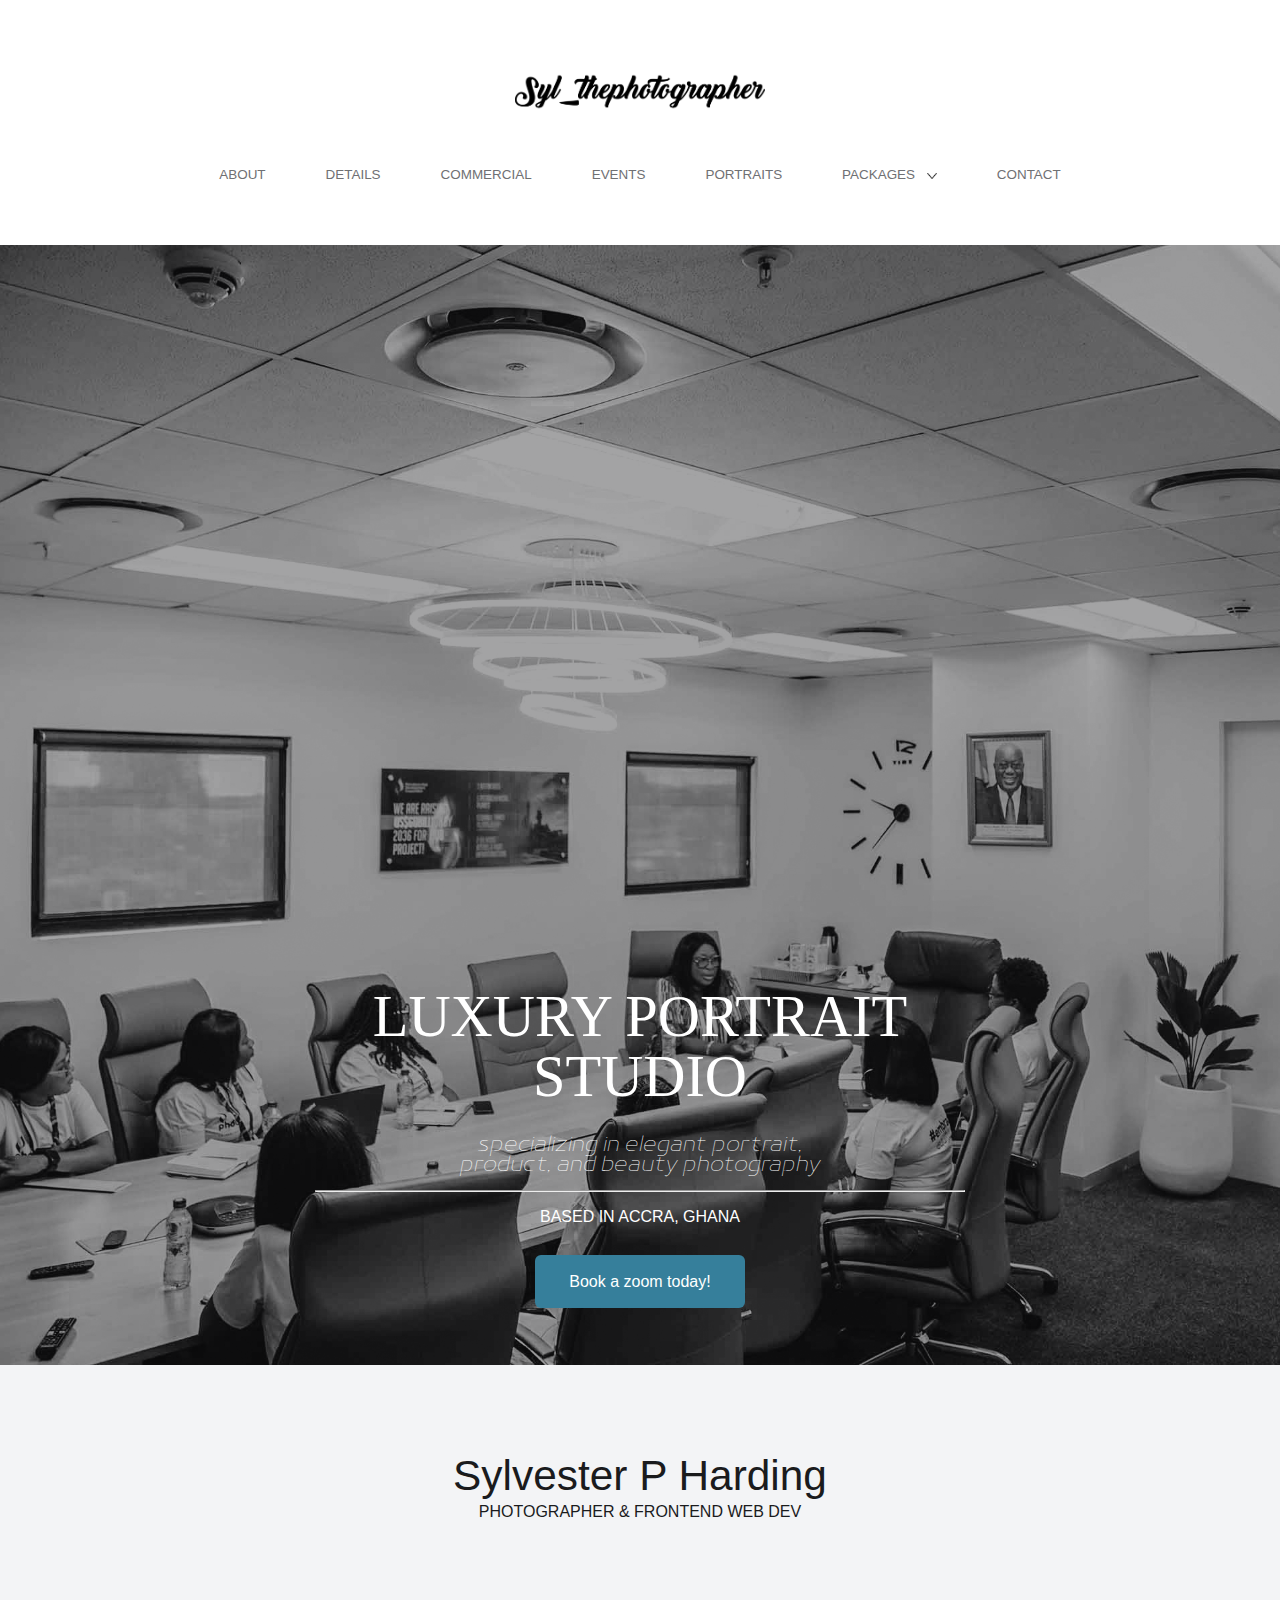
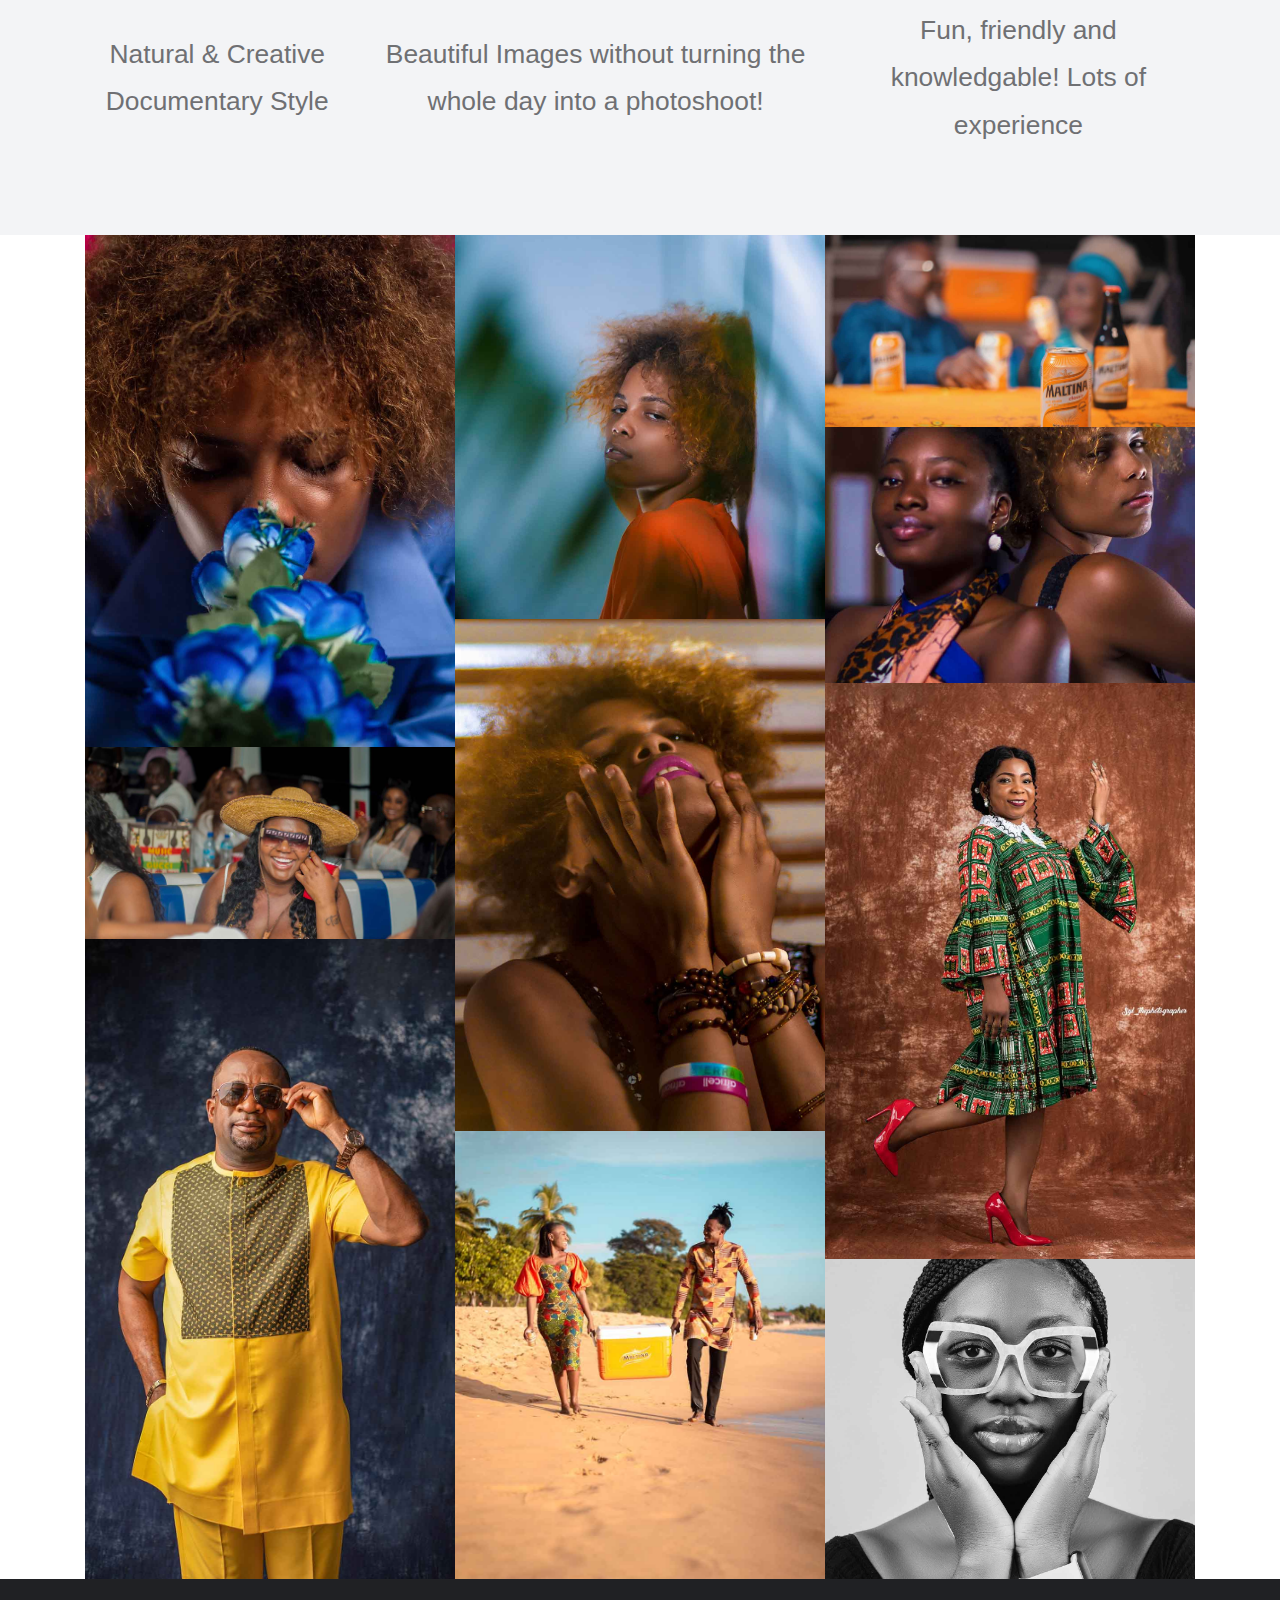
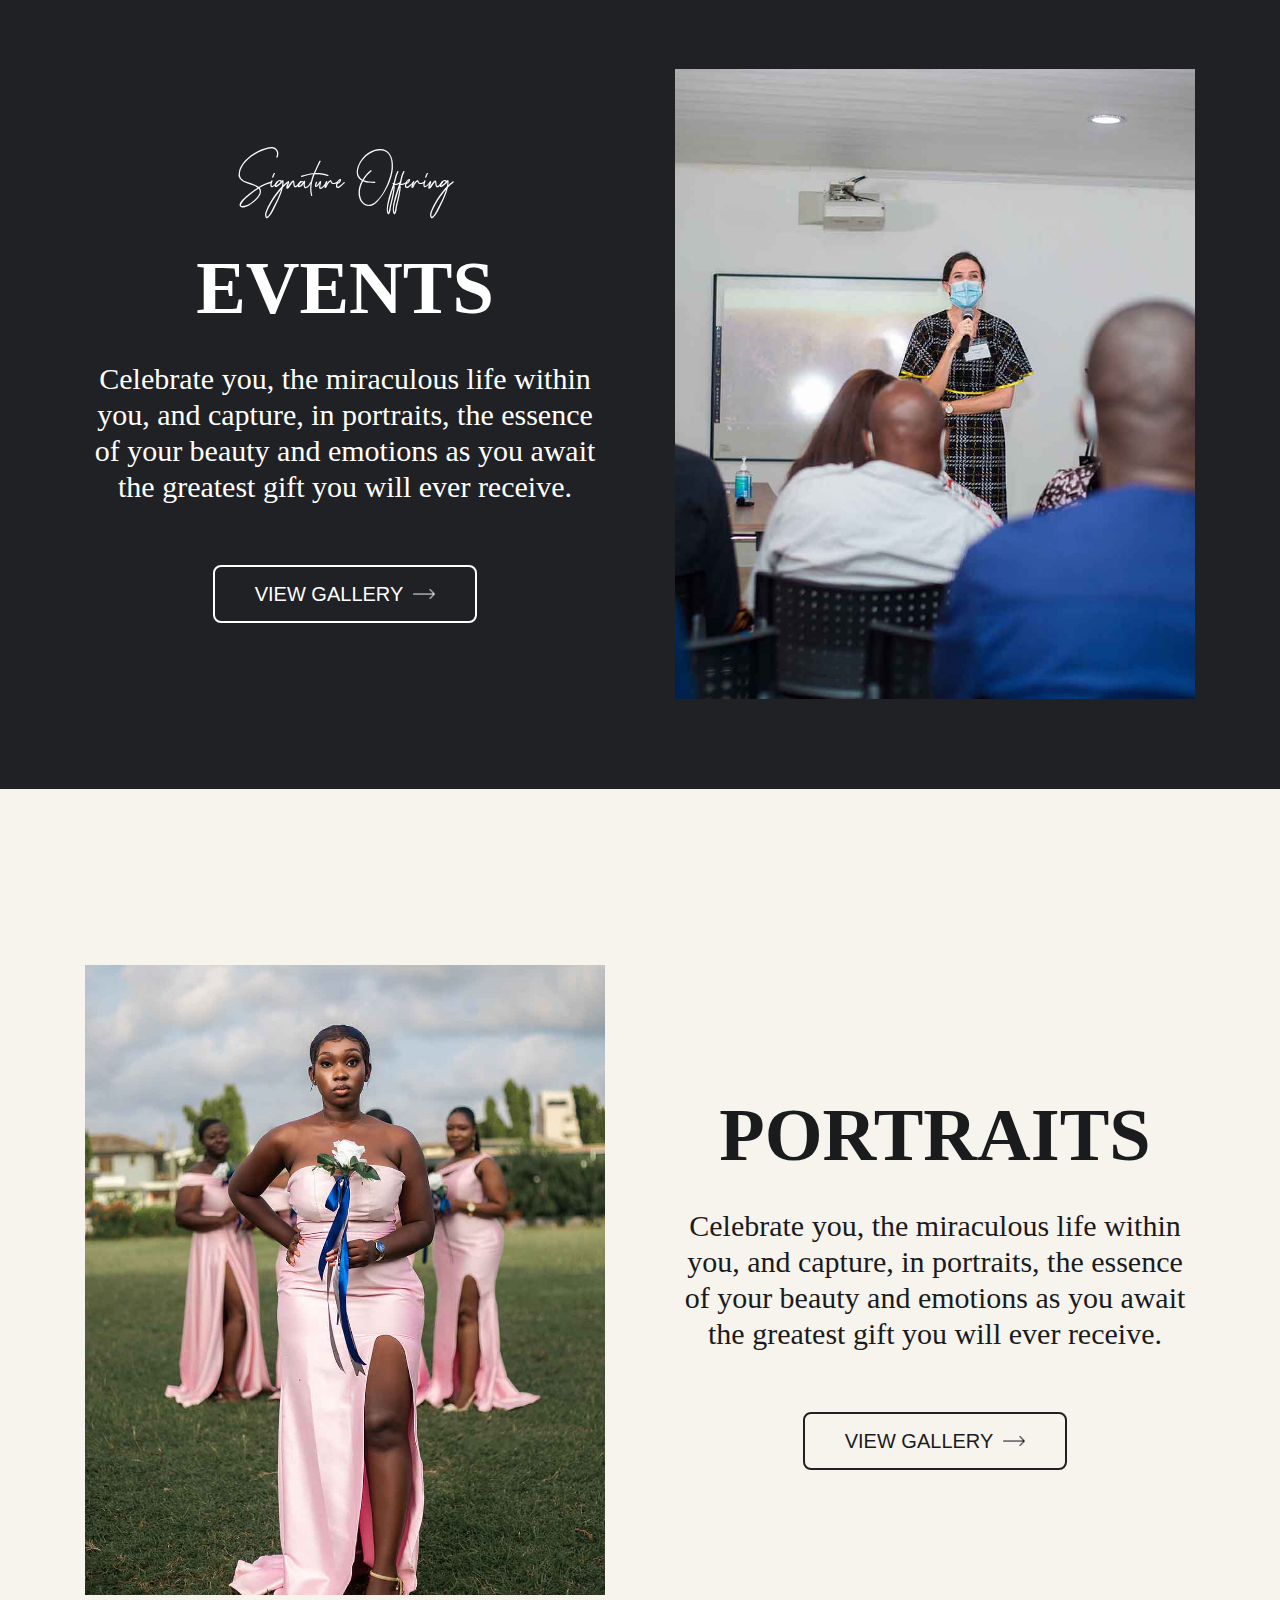
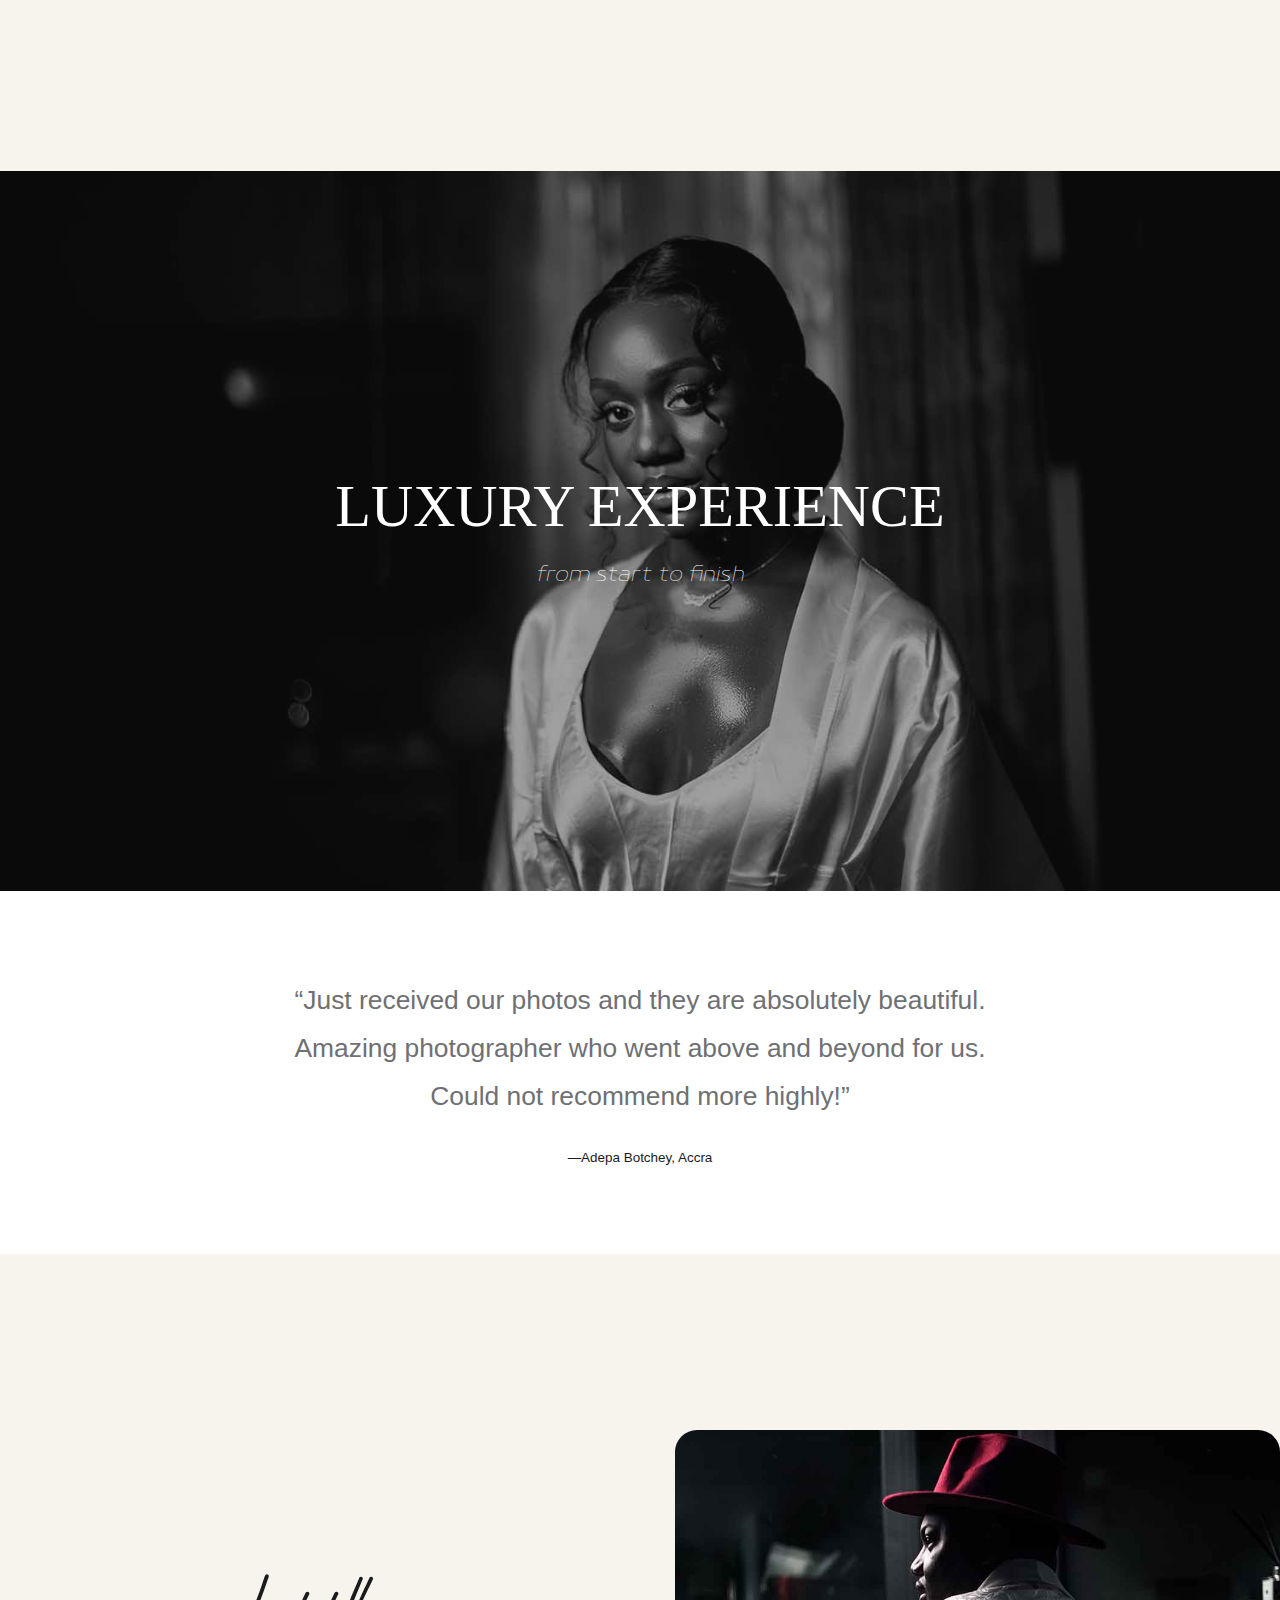
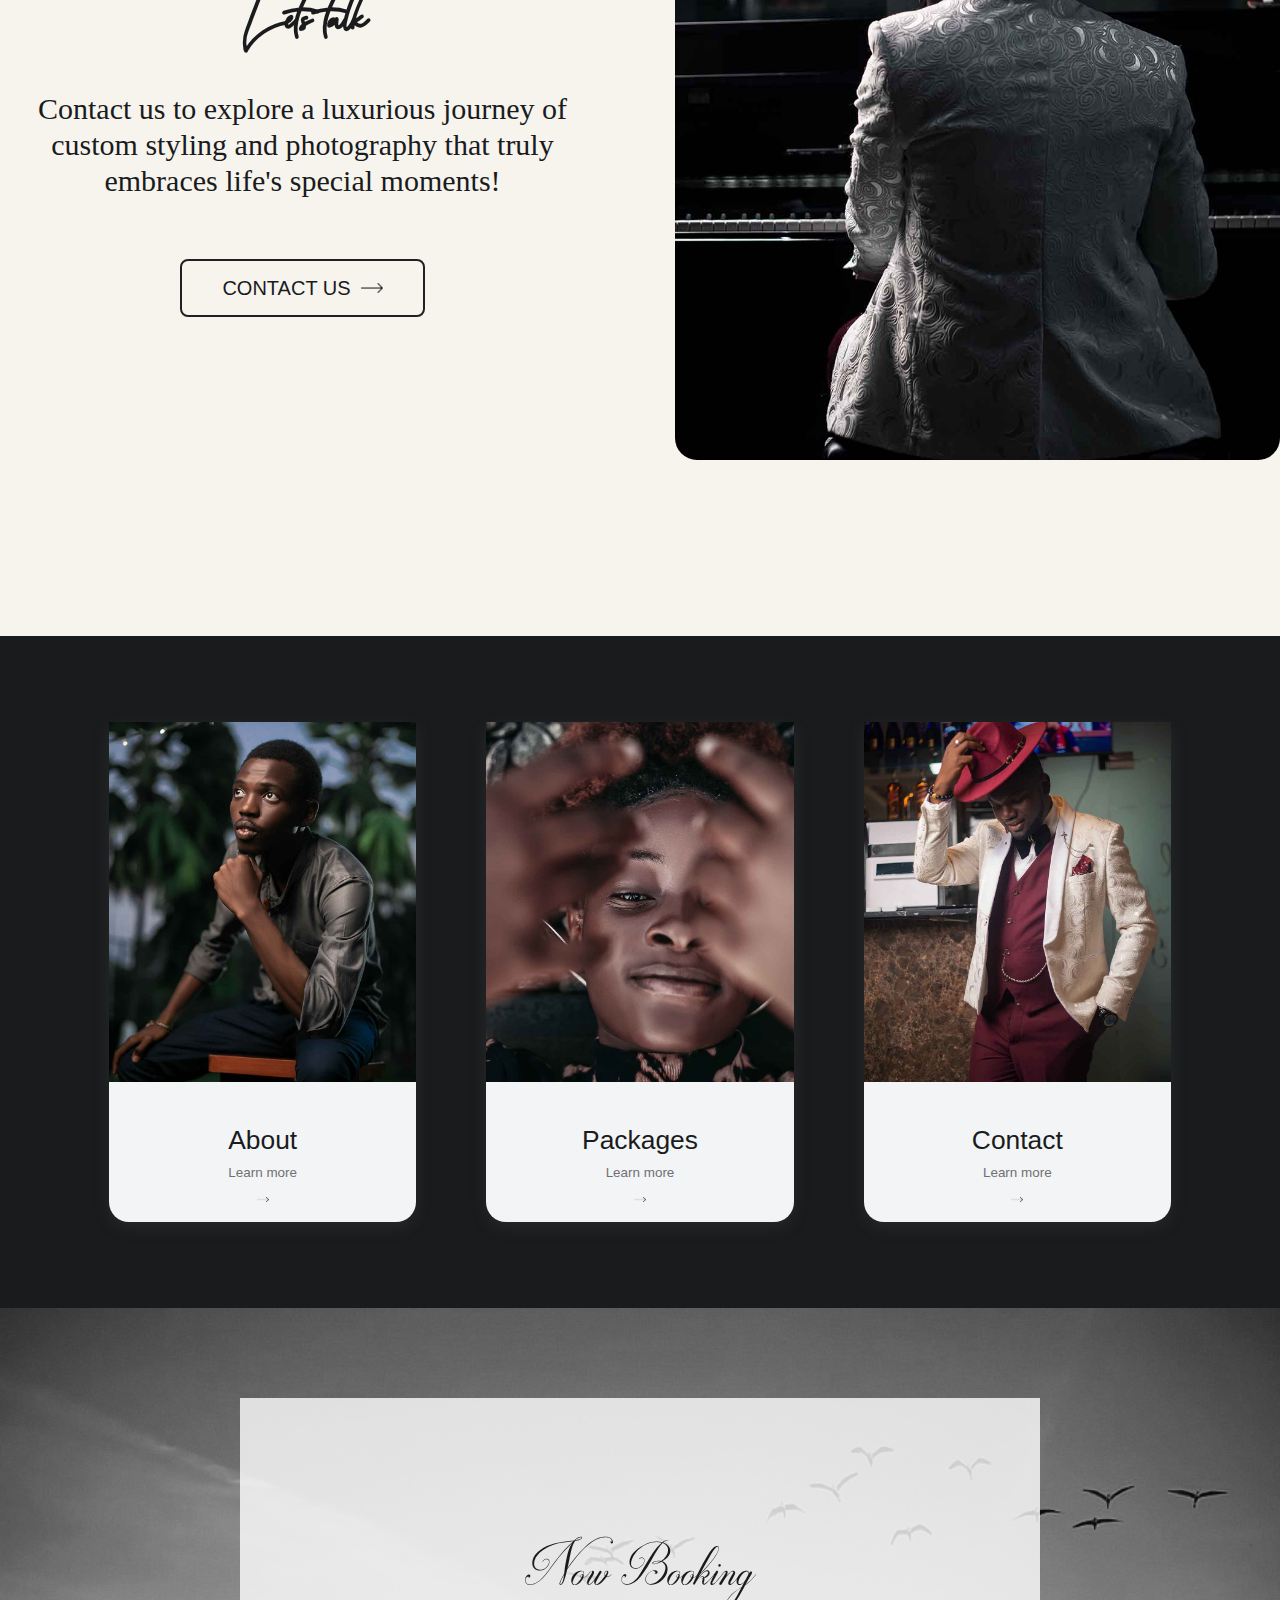
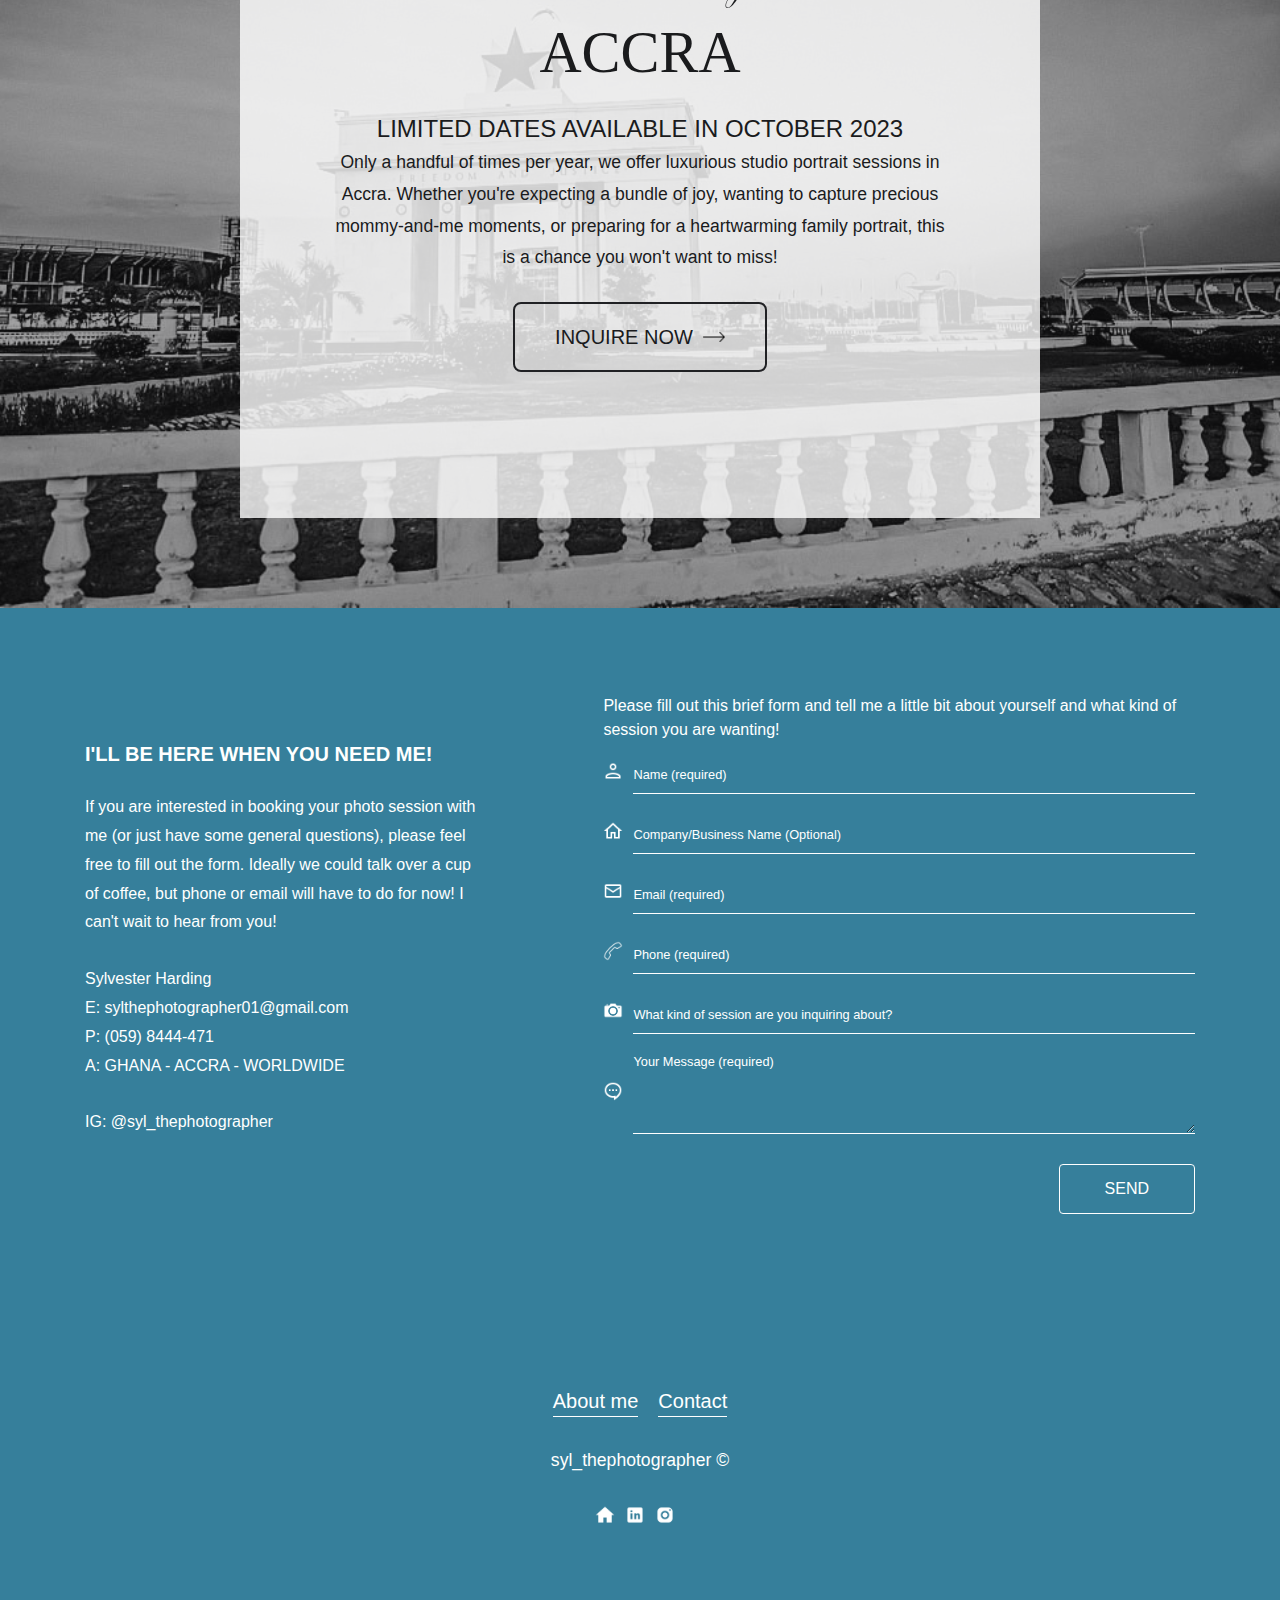
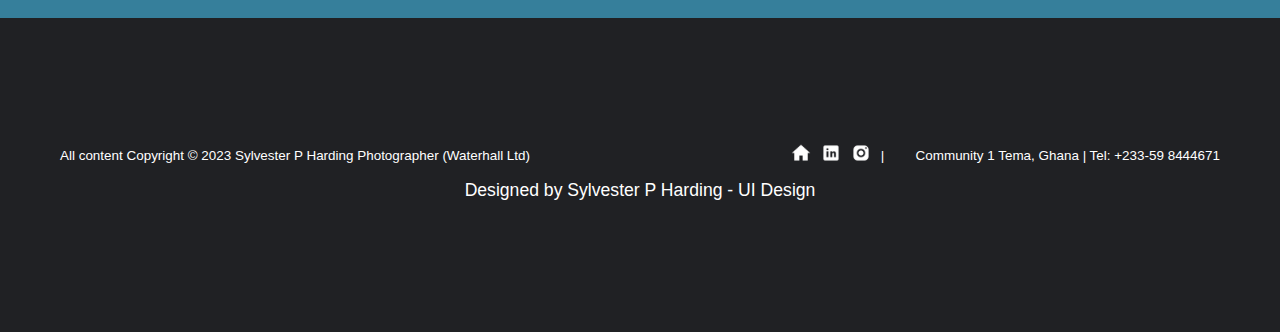
<file: index.html>
<!DOCTYPE html>
<html lang="en">
<head>
    <meta charset="UTF-8">
    <meta http-equiv="X-UA-Compatible" content="IE=edge">
    <meta name="viewport" content="width=device-width, initial-scale=1.0">
    <link rel="stylesheet" href="/design/sass/style.css">
    <title>syl_thephotographer</title>
    <link rel="icon" type="image/x-icon" href="/images/favicon.ico">
</head>
<body>

    <!-- header -->

    <!-- Use cmd + shift + l to select all the instances with the 
    same name and change class name simultaneously -->

    <header class="header">
        <div class="overlay has-fade"></div>
            <nav class="header__nav mb container">
                <div class="header__logo">
                    <a href="/index.html"><img src="images/logo-black.png" alt="syl_thephotographer logo"></a>
                </div>
    
                <a href="#" id="btnhamburger" class="header__hamburger hide-for-desktop">
                    <span></span>
                    <span></span>
                    <span></span>
                </a>
        
                <div class="header__links hide-for-mobile">
                    <div class="header__menu hide-for-mobile">
                        <div class="header__item">
                            <a href="/about.html" class="nav__item">ABOUT</a>
                        </div>
        
                        <div class="header__item">
                            <a href="/detail.html" class="nav__item">DETAILS</a>
                        </div>
            
                        
                        <div class="header__item">
                            <a href="/commercial.html" class="nav__item">COMMERCIAL</a>
                        </div>
            
                        <div class="header__item">
                            <a href="/events.html" class="nav__item">EVENTS</a>
                        </div>
            
                        <div class="header__item">
                            <a href="/portrait.html" class="nav__item">PORTRAITS</a>
                        </div>
            
                        <div class="header__packages header__item">
                            <button class="header__dropbtn">
                                PACKAGES <img src="/images/icons/icons8-arrow-down-100.png" alt="">
                            </button>
                            <div class="header__dropdown__contents">
                                <a href="/por_packages.html" class="nav__item">Portrait Packages</a>
                                <a href="/event_packages.html" class="nav__item">Events Packages</a>
                                <a href="/pdt_packages.html" class="nav__item">Product Packages</a>
                            </div>
                        </div>
                            
                        <div class="header__item">
                            <a href="/contact.html" class="nav__item">CONTACT</a>
                        </div>
                        
                    </div>
                </div>
                
            </nav>
        <div class="header__toggle has-fade">
            <a href="/about.html" class="nav__item">ABOUT</a>
            <a href="/detail.html" class="nav__item">DETAILS</a>
            <a href="/commercial.html" class="nav__item">COMMERCIAL</a>
            <a href="/events.html" class="nav__item">EVENTS</a>
            <a href="/detail.html" class="nav__item">PORTRAITS</a>
            <div class="header__packages">
                <button class="header__dropbtn">
                    PACKAGES <img src="/images/icons/icons8-arrow-down-100.png" alt="">
                </button>
                <div class="header__dropdown__contents">
                    <a href="/por_packages.html" class="nav__item">Portrait Packages</a>
                    <a href="/event_packages.html" class="nav__item">Events Packages</a>
                    <a href="/pdt_packages.html" class="nav__item">Product Packages</a>
                </div>
            </div>
            <a href="/contact.html" class="nav__item">CONTACT</a>
        </div>
        
    </header>


    <!-- hero section -->

    <section class="hero">

        <div class="hero__wrapper">

            <div class="hero__container">

                <div class="hero__image"></div>
                   
                <div class="hero__items">
                    <div class="hero__text mbt">
                        <div class="hero__text__title mbt">
                            <h1>LUXURY PORTRAIT STUDIO</h1>
                        </div>
                        
                        <div class="hero__text__sub">
                            <p>specializing in elegant portrait, product, 
                                and beauty photography</p>
                        </div><hr>
                        
                        <h4>BASED IN ACCRA, GHANA</h4>
                    </div>
    
                    <div class="hero__cta cta">
                        <a href="contact.html" class="zoom">Book a zoom today!</a>
                    </div>
                </div>
                
            </div>
            

        </div>
    </section>


    <!-- Body Section -->

    <section class="caption">

        <div class="caption__wrapper container container--py">
            <div class="caption__title container--pb">
                <h1>Sylvester P Harding</h1>
                <h4>PHOTOGRAPHER & FRONTEND WEB DEV</h4>
            </div>

            <div class="caption__items">
                <div class="caption__item">
                    
                    <p>Natural & Creative Documentary Style</p>
                </div>
    
                <div class="caption__item">
                    <p><b>Beautiful Images without turning the whole day into a photoshoot!</b></p>
                </div>
    
                <div class="caption__item">
                    <p>Fun, friendly and knowledgable! Lots of experience</p>
                </div>
            </div>
            
        </div>

    </section>

    
    <!-- Gallery section -->

    <section class="gallery">

        <div class="gallery__container container">

                <div class="gallery__column">
                    <a class="gallery__item gallery__item--1" href="/images/portrait/portrait_photography_by_sylvester_harding-01.jpg" data-lightbox="models" data-title="caption_1">
                        <img src="/images/portrait/portrait_photography_by_sylvester_harding-01.jpg" class="gallery__img" alt="gallery">
                    </a>
                    <a class="gallery__item gallery__item--2" href="/images/portrait/portrait_photography_by_sylvester_harding-03.jpg" data-lightbox="models" data-title="caption_1">
                        <img src="/images/portrait/portrait_photography_by_sylvester_harding-03.jpg" class="gallery__img" alt="gallery">
                    </a>
                    <a class="gallery__item gallery__item--3" href="/images/product/product_photography_by_sylvester_harding-22.jpg" data-lightbox="models" data-title="caption_1">
                        <img src="/images/product/product_photography_by_sylvester_harding-22.jpg" class="gallery__img" alt="gallery">
                    </a>
                    <a class="gallery__item gallery__item--4" href="/images/Events/events_photography_by_sylvester_harding-12.jpg" data-lightbox="models" data-title="caption_1">
                        <img src="/images/Events/events_photography_by_sylvester_harding-12.jpg" class="gallery__img" alt="gallery">
                    </a>
                    <a class="gallery__item gallery__item--5" href="/images/portrait/portrait_photography_by_sylvester_harding-05.jpg" data-lightbox="models" data-title="caption_1">
                        <img src="/images/portrait/portrait_photography_by_sylvester_harding-05.jpg" class="gallery__img" alt="gallery">
                    </a>
                    <a class="gallery__item gallery__item--6" href="/images/portrait/portrait_photography_by_sylvester_harding-06.jpg" data-lightbox="models" data-title="caption_1">
                        <img src="/images/portrait/portrait_photography_by_sylvester_harding-06.jpg" class="gallery__img" alt="gallery">
                    </a>
                    <a class="gallery__item gallery__item--7" href="/images/portrait/portrait_photography_by_sylvester_harding-07.jpg" data-lightbox="weird" data-title="caption_1">
                        <img src="/images/portrait/portrait_photography_by_sylvester_harding-07.jpg" class="gallery__img" alt="gallery">
                    </a>
                    <a class="gallery__item gallery__item--8" href="/images/portrait/portrait_photography_by_sylvester_harding-08.jpg" data-lightbox="models" data-title="caption_1">
                        <img src="/images/portrait/portrait_photography_by_sylvester_harding-08.jpg" class="gallery__img" alt="gallery">
                    </a>
                    <a class="gallery__item gallery__item--9" href="/images/product/product_photography_by_sylvester_harding-23.jpg" data-lightbox="models" data-title="caption_1">
                        <img src="/images/product/product_photography_by_sylvester_harding-23.jpg" class="gallery__img" alt="gallery">
                    </a>
                    <a class="gallery__item gallery__item--10" href="/images/product/product_photography_by_sylvester_harding-19.jpg" data-lightbox="models" data-title="caption_1">
                        <img src="/images/product/product_photography_by_sylvester_harding-19.jpg" class="gallery__img" alt="gallery">
                    </a>
                    <a class="gallery__item gallery__item--11" href="/images/portrait/portrait_photography_by_sylvester_harding-11.jpg" data-lightbox="models" data-title="caption_1">
                        <img src="/images/portrait/portrait_photography_by_sylvester_harding-11.jpg" class="gallery__img" alt="gallery">
                    </a>
                    
                </div>
            
        </div>
    </section>



    <!-- Offering section 1 -->

    <div class="offering">
        <div class="offering__container container">
            <div class="offering__container__items">

                <!-- Item 1 -->
                <div class="offering__container__items__item">

                    <div class="offering__container__items__item__text">
                        <div class="offering__container__items__item__text__signature mbt">
                            <p>Signature Offering</p>
                        </div>
                        <h1 class="mbt">EVENTS</h1>
                        <div class="offering__container__items__item__text__caption">
                            <P class="mb">
                                <!-- Render higher quality images -->
                                Celebrate you, the miraculous life within 
                                you, and capture, in portraits, the essence 
                                of your beauty and emotions as you await the 
                                greatest gift you will ever receive. 
                            </P>
                        </div>

                        
                        <!-- Learn more button with outline -->
                        <div class="offering__container__items__item__text__more">
                            <!-- Add spacing between the letters -->
                            <a href="/events.html">
                                <p>VIEW GALLERY</p>
                                <div class="offering__container__items__item__text__more__arrow">
                                    <img src="/images/icons/icons8-arrow-100-w.png" alt="">
                                </div>
                            </a>
                            
                        </div>
                        
                    </div>

                    <div class="offering__container__items__item__image">
                        <img src="/images/Events//events_photography_by_sylvester_harding-28.jpg" alt="">
                    </div>
                </div>

            </div>
            
        </div>
    </div>


    <!-- Offering section 2 -->

    <div class="offering item__2 container--py">
        <div class="offering__container container">
            <div class="offering__container__items">

                <!-- Item 2 -->
                <div class="offering__container__items__item item__2__wrapper">

                    <div class="offering__container__items__item__text">

                        <h1 class="mbt">PORTRAITS</h1>
                        <div class="offering__container__items__item__text__caption">
                            <P class="mb">
                                <!-- Render higher quality images -->
                                Celebrate you, the miraculous life within 
                                you, and capture, in portraits, the essence 
                                of your beauty and emotions as you await the 
                                greatest gift you will ever receive. 
                            </P>
                        </div>

                        <!-- Learn more button with outline -->
                        <div class="offering__container__items__item__text__more item__2__wrapper__more">
                            <!-- Add spacing between the letters -->
                            <a href="/portrait.html">
                                <p>VIEW GALLERY</p>
                                <div class="offering__container__items__item__text__more__arrow">
                                    <img src="/images/icons/icons8-arrow-100.png" alt="">
                                </div>
                            </a>
                            
                        </div>
                    </div>

                    <div class="offering__container__items__item__image item__2__wrapper__por">
                        <img src="/images/portrait/portrait_photography_by_sylvester_harding-36.jpg" alt="">
                    </div>
                </div>

            </div>
            
        </div>
    </div>

    <!-- home strip -->

<section class="home__strip">
    <div class="home__strip__container">
        
            <div class="home__strip__img"></div>

            <div class="home__strip__text mbt">
                <div class="home__strip__text__title mbt">
                    <h1>LUXURY EXPERIENCE</h1>
                </div>
                
                <div class="home__strip__text__sub">
                    <p>from start to finish</p>
                </div>
            </div> 
    </div>
</section>



<!-- Testimonial -->

<section class="testimonial">
    <div class="testimonial__container container container--py">
        <div class="testimonial__item">
            <p class="mbt">“Just received our photos and 
                they are absolutely beautiful. 
                Amazing photographer who went above 
                and beyond for us. Could not 
                recommend more highly!”
            </p>

            <h5>—Adepa Botchey, Accra</h5>
        </div>
    </div>
</section>


    <!-- Lets talk -->

<div class="offering talk container--py">
    <div class="offering__container">
        <div class="offering__container__items">

            <!-- Item -->
            <div class="offering__container__items__item talk__wrapper">

                <div class="offering__container__items__item__text">

                    <h1 class="mbt">Lets talk</h1>
                    <div class="offering__container__items__item__text__caption">
                        <P class="mb">
                            Contact us to explore a luxurious journey of custom 
                            styling and photography that truly 
                            embraces life's special moments! 
                        </P>
                    </div>

                    <!-- Learn more button with outline -->
                    <div class="offering__container__items__item__text__more talk__wrapper__more">
                        <!-- Add spacing between the letters -->
                        <a href="/contact.html">
                            <p>CONTACT US</p>
                            <div class="offering__container__items__item__text__more__arrow">
                                <img src="/images/icons/icons8-arrow-100.png" alt="">
                            </div>
                        </a>
                        
                    </div>

                </div>

                <div class="offering__container__items__item__image talk__wrapper__por">
                    <img src="/images/portrait/portrait_photography_by_sylvester_harding-22.jpg" alt="">
                </div>
            </div>

        </div>
        
    </div>
</div>


    <!-- packages section -->

<section class="package">
    <div class="package__container container container--pall">

        <!-- Package item 1 ABOUT-->
        <div class="package__item">
            <a href="/about.html">
                <div class="package__image">
                    <img src="/images/portrait/portrait_photography_by_sylvester_harding-41.jpg" alt="">
                </div>
                
                <div class="package__text">
                    <h2>About</h2>

                    <div class="package__text__more">
                        <p>Learn more</p>
                        <div class="package__text__more__arrow"><img src="/images/icons/icons8-arrow-100.png" alt="">
                        </div>
                    </div>
                    
                </div>
            </a>
        </div>

        <!-- Package item 2 PACKAGES-->
        <div class="package__item">
            <a href="/por_packages.html">
                <div class="package__image">
                    <img src="/images/portrait/portrait_photography_by_sylvester_harding-52.jpg" alt="">
                </div>
                
                <div class="package__text">
                    <h2>Packages</h2>

                    <div class="package__text__more">
                        <p>Learn more</p>
                        <div class="package__text__more__arrow"><img src="/images/icons/icons8-arrow-100.png" alt="">
                        </div>
                    </div>
                    
                </div>
            </a>
        </div>

         <!-- Package item 3 CONTACT-->
         <div class="package__item">
            <a href="/contact.html">
                <div class="package__image">
                    <img src="/images/portrait/portrait_photography_by_sylvester_harding-21.jpg" alt="">
                </div>
                
                <div class="package__text">
                    <h2>Contact</h2>

                    <div class="package__text__more">
                        <p>Learn more</p>
                        <div class="package__text__more__arrow"><img src="/images/icons/icons8-arrow-100.png" alt="">
                        </div>
                    </div>
                    
                </div>
            </a>
        </div>

    </div>
</section>


    <!-- booking strip -->

<section class="booking__strip">
    <div class="booking__strip__container">
        
        <div class="booking__strip__img"></div>

        <div class="booking__strip__text container--pb">
            <div class="booking__strip__text__title">
                <p>Now Booking</p>
                <h1 class="mbt">ACCRA</h1>
                <h2>LIMITED  DATES AVAILABLE IN OCTOBER 2023</h2>
            </div>
            
            <div class="booking__strip__text__sub mbt">
                <p>Only a handful of times per year, we offer luxurious studio 
                    portrait sessions in Accra. Whether you're expecting a 
                    bundle of joy, wanting to capture precious 
                    mommy-and-me moments, or preparing for 
                    a heartwarming family portrait, this is a chance
                    you won't want to miss!</p>
            </div>

            <!-- Learn more button with outline -->
            <div class="offering__container__items__item__text__more talk__wrapper__more">
                <!-- Add spacing between the letters -->
                <a href="/contact.html">
                    <p>INQUIRE NOW</p>
                    <div class="offering__container__items__item__text__more__arrow">
                        <img src="/images/icons/icons8-arrow-100.png" alt="">
                    </div>
                </a>
                
            </div>

        </div> 

            
    </div>
</section>


<!-- I don't know if i need em yet
<div class="maybe">
<!-- Onboarding -->
<!-- 
<section class="onboarding">
    <div class="onboarding__wrapper container container--py">
        <div class="onboarding__container">
            <div class="onboarding__item">
                <h2>1. Let's Talk</h2>
                <p>I would love to learn more about you 
                    and your wedding day photography plans; 
                    and the best way is to book a zoom 
                    or telephone call.
                </p>
            </div>
    
            <div class="onboarding__item">
                <h2>2. Let's Plan</h2>
                <p>Once we have learned a little more about your 
                    plans and what I can offer, we can arrange an 
                    informal meet-up to plan in to more detail.
                </p>
            </div>
    
            <div class="onboarding__item">
                <h2>3. Let's Do This</h2>
                <p>Your wedding day will soon move from planning 
                    to actually getting married, time to have 
                    fun and create some amazing photography.
                </p>
            </div>
        </div>
    
        <div class="onboarding__cta">
            <a href="#" class="zoom">Book a zoom today!</a>
        </div>
    </div>
    
</section> -->

<!-- project -->
<!-- 
<section class="project">
    <div class="project__wrapper container">

        <div class="project__container">

            <div class="project__outline">
                <p>syl_thephotographer</p>
            </div>

            <div class="project__start">
                <h1>Start a Project</h1>
                <img src="/images/icons/icons8-arrow-100.png" alt="">
            </div>
            

            <div class="project__outline">
                <p>syl_thephotographer</p>
            </div>
        </div>
    
        
    </div>
    
</section> 
</div>
-->





<!-- Submission form -->
<section class="form section--mainColor ">
    <div class="form__wrapper container container--py form--colorWhite">

        <div class="form__text contact__text">
            <div class="mbt">
                <h1>I'LL BE HERE WHEN YOU NEED ME!</h1>
            </div>
            
            <div class="form__text mbt">
                <p>
                    If you are interested in booking your photo session with me 
                    (or just have some general questions), please feel free to fill 
                    out the form. Ideally we could talk over a cup of 
                    coffee, but phone or email will have to do for now! I 
                    can't wait to hear from you!
                    
                </p>
            </div>

            <div class="form__text mbt">

                <p>
                    Sylvester Harding <br>
                    E: sylthephotographer01@gmail.com<br>
                    P: (059) 8444-471<br>
                    A: GHANA - ACCRA - WORLDWIDE<br>
                </p> 

            </div>

            <div class="form__text mbt">
                <p>IG: @syl_thephotographer</p>
            </div>
            
        </div>
        





        <!-- Replace form with this modified form in all pages -->
            <form id="form" class="form__container" action="https://formspree.io/f/meqbejky" method="post">
    
                <h2>Please fill out this brief form and tell me a 
                    little bit about yourself and what kind of 
                    session you are wanting!
                </h2>
    
                <div class="form__items">
                    <div class="form__img">
                        <img src="/images/icons/icons8-user-w.png" alt="">
                    </div>
                    <input name="Name" class="form--border input" type="text" placeholder="Name (required)" required>
                </div>
    
                <div class="form__items">
                    <div class="form__img">
                        <img src="/images/icons/icons8-home-whi.png" alt="">
                    </div>
                    <input name="Company/Business Name" type="text" placeholder="Company/Business Name (Optional)">
                </div>
    
                <div class="form__items">
                    <div class="form__img">
                        <img src="/images/icons/icons8-email-w.png" alt="">
                    </div>
                    <input name="Email" type="email" placeholder="Email (required)" required>
                </div>
    
                <div class="form__items">
                    <div class="form__img">
                        <img src="/images/icons/icons8-call-w.png" alt="">
                    </div>
                    <input name="Phone" type="tel" placeholder="Phone (required)" required>
                </div>
                
                <div class="form__items">
                    <div class="form__img">
                        <img src="/images/icons/icons8-camera-90-whi.png" alt="">
                    </div>
                    <input name="session" type="tel" placeholder="What kind of session are you inquiring about?" required>
                </div>
    
                <div class="form__items">
                    <div class="form__img">
                        <img src="/images/icons/icons8-message-w.png" alt="">
                    </div>
                    <textarea name="Message" placeholder="Your Message (required)" required></textarea>
                </div>
    
                <div class="form__button btn--white">
                    <button type="submit">SEND</button>
                </div>
            </form>
    </div>
</section>


 












<!-- extra section -->

<section class="extra ext--white">
    <div class="extra__container container container--pall">
        <div class="extra__text mbt">
            <a href="/about.html">About me</a>
            <a href="/contact.html">Contact</a>
        </div>

        <div class="extra__name mbt">
            <p>syl_thephotographer ©</p>
        </div>
        
        <div class="footer__icons">
            <div class="footer__icon extra">
                <a href="/index.html"><img src="/images/icons/icons8-home-w.png" alt=""></a>
            </div>
            <div class="footer__icon extra">
                <a href="https://www.linkedin.com/in/sylvester-harding-syl-thephotographer" target="_blank"><img src="/images/icons/icons8-linkedin-w.png" alt=""></a>
            </div>
            <div class="footer__icon extra">
                <a href="https://www.instagram.com/syl_thephotographer/" target="_blank"><img src="/images/icons/icons8-instagram-w.png" alt=""></a>
            </div>
            
        </div>
    </div>
</section>


<!-- Footer section -->
<section class="footer">

    <div class="footer__container">
        <div class="footer__items">
            <div class="footer__column-1">
                <p>All content Copyright © 2023 Sylvester P Harding
                    Photographer (Waterhall Ltd)
            </div>
        
            <div class="footer__column-2">

                <div class="footer__icons">
                    <div class="footer__icon extra">
                        <a href="index.html"><img src="/images/icons/icons8-home-w.png" alt=""></a>
                    </div>
                    <div class="footer__icon extra">
                        <a href="https://www.linkedin.com/in/sylvester-harding-syl-thephotographer" target="_blank"><img src="/images/icons/icons8-linkedin-w.png" alt=""></a>
                    </div>
                    <div class="footer__icon extra">
                        <a href="https://www.instagram.com/syl_thephotographer/" target="_blank"><img src="/images/icons/icons8-instagram-w.png" alt=""></a>
                    </div>
                    
                </div>

                <p> | &ensp; &ensp; &ensp;Community 1 Tema, Ghana | Tel: +233-59 8444671</p></p>

                
            </div>
           
        </div>

        <div class="footer__items__design">
            <p>Designed by Sylvester P Harding - UI Design</p>
        </div>
        
    </div>
    
</section>

<script src="/design/js/script.js"></script>
<script src="/design/js/lightbox-plus-jquery.js"></script>


</body>
</html>
</file>
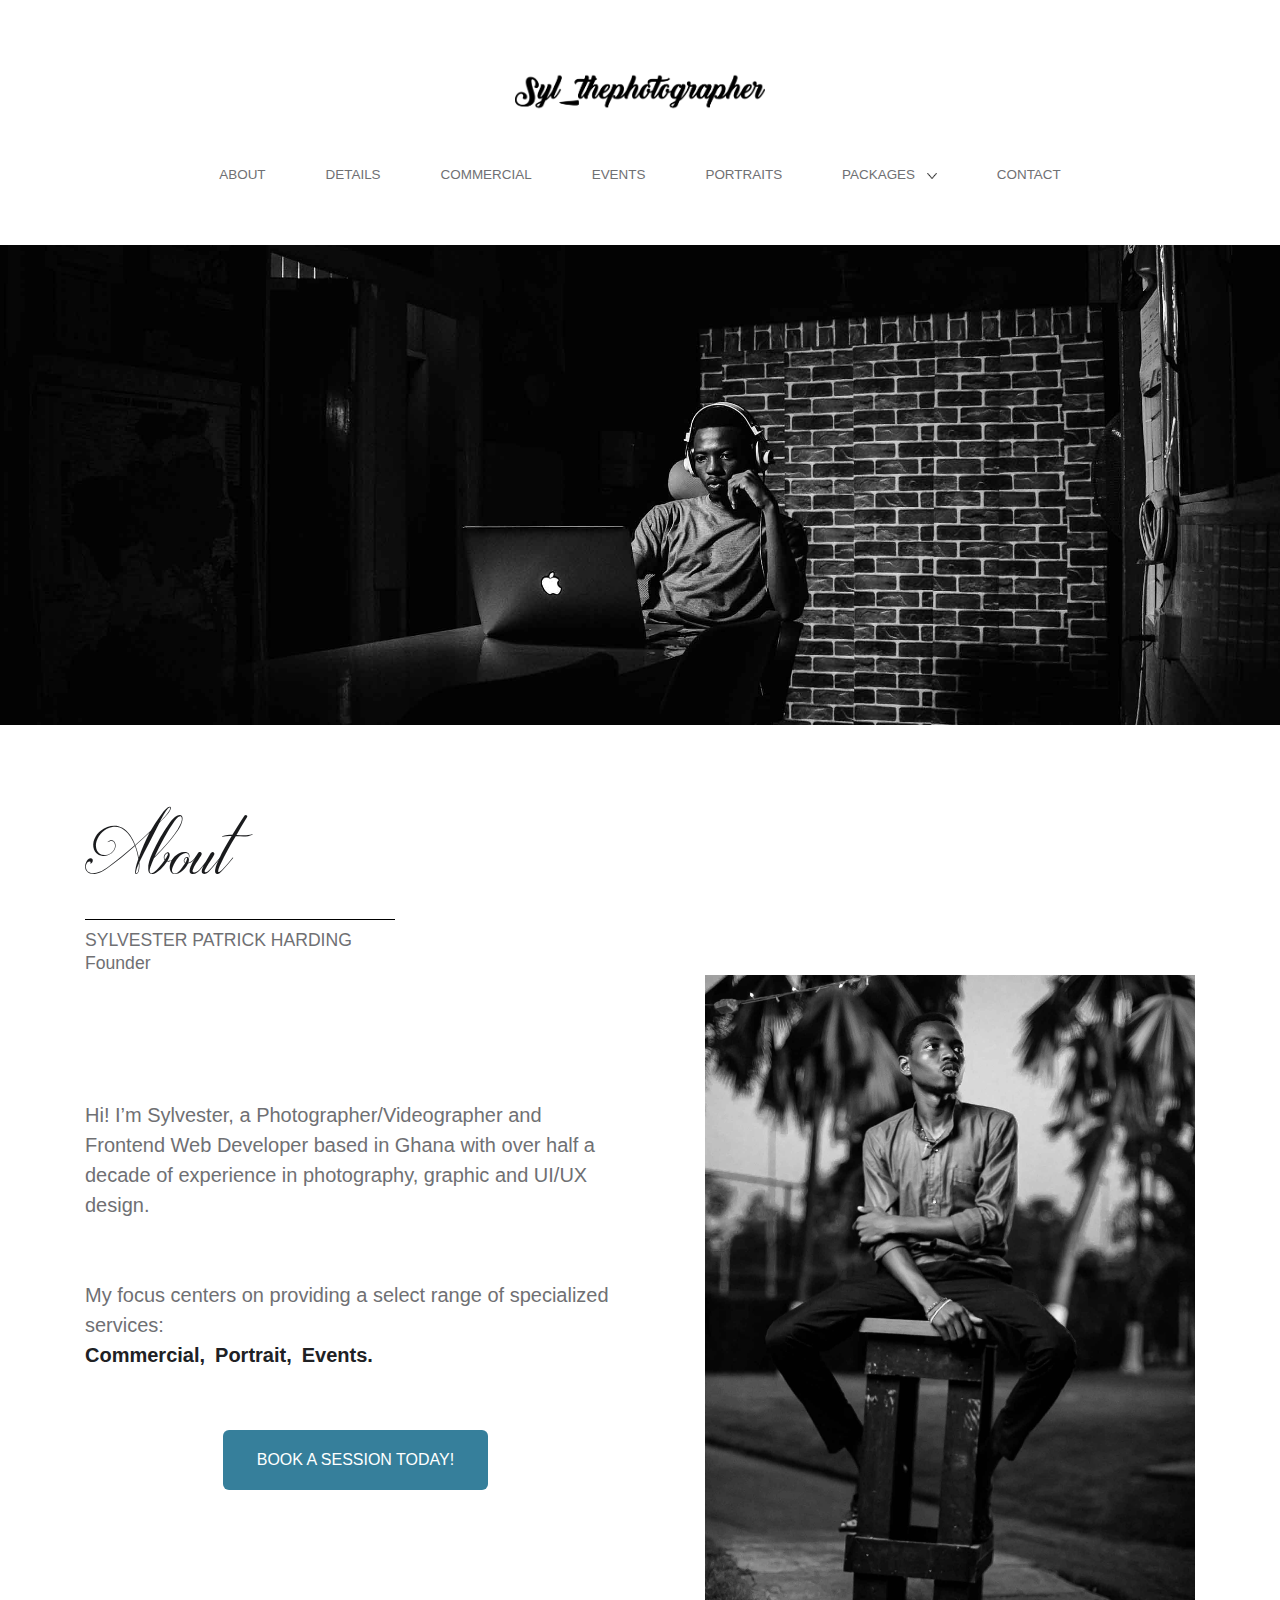
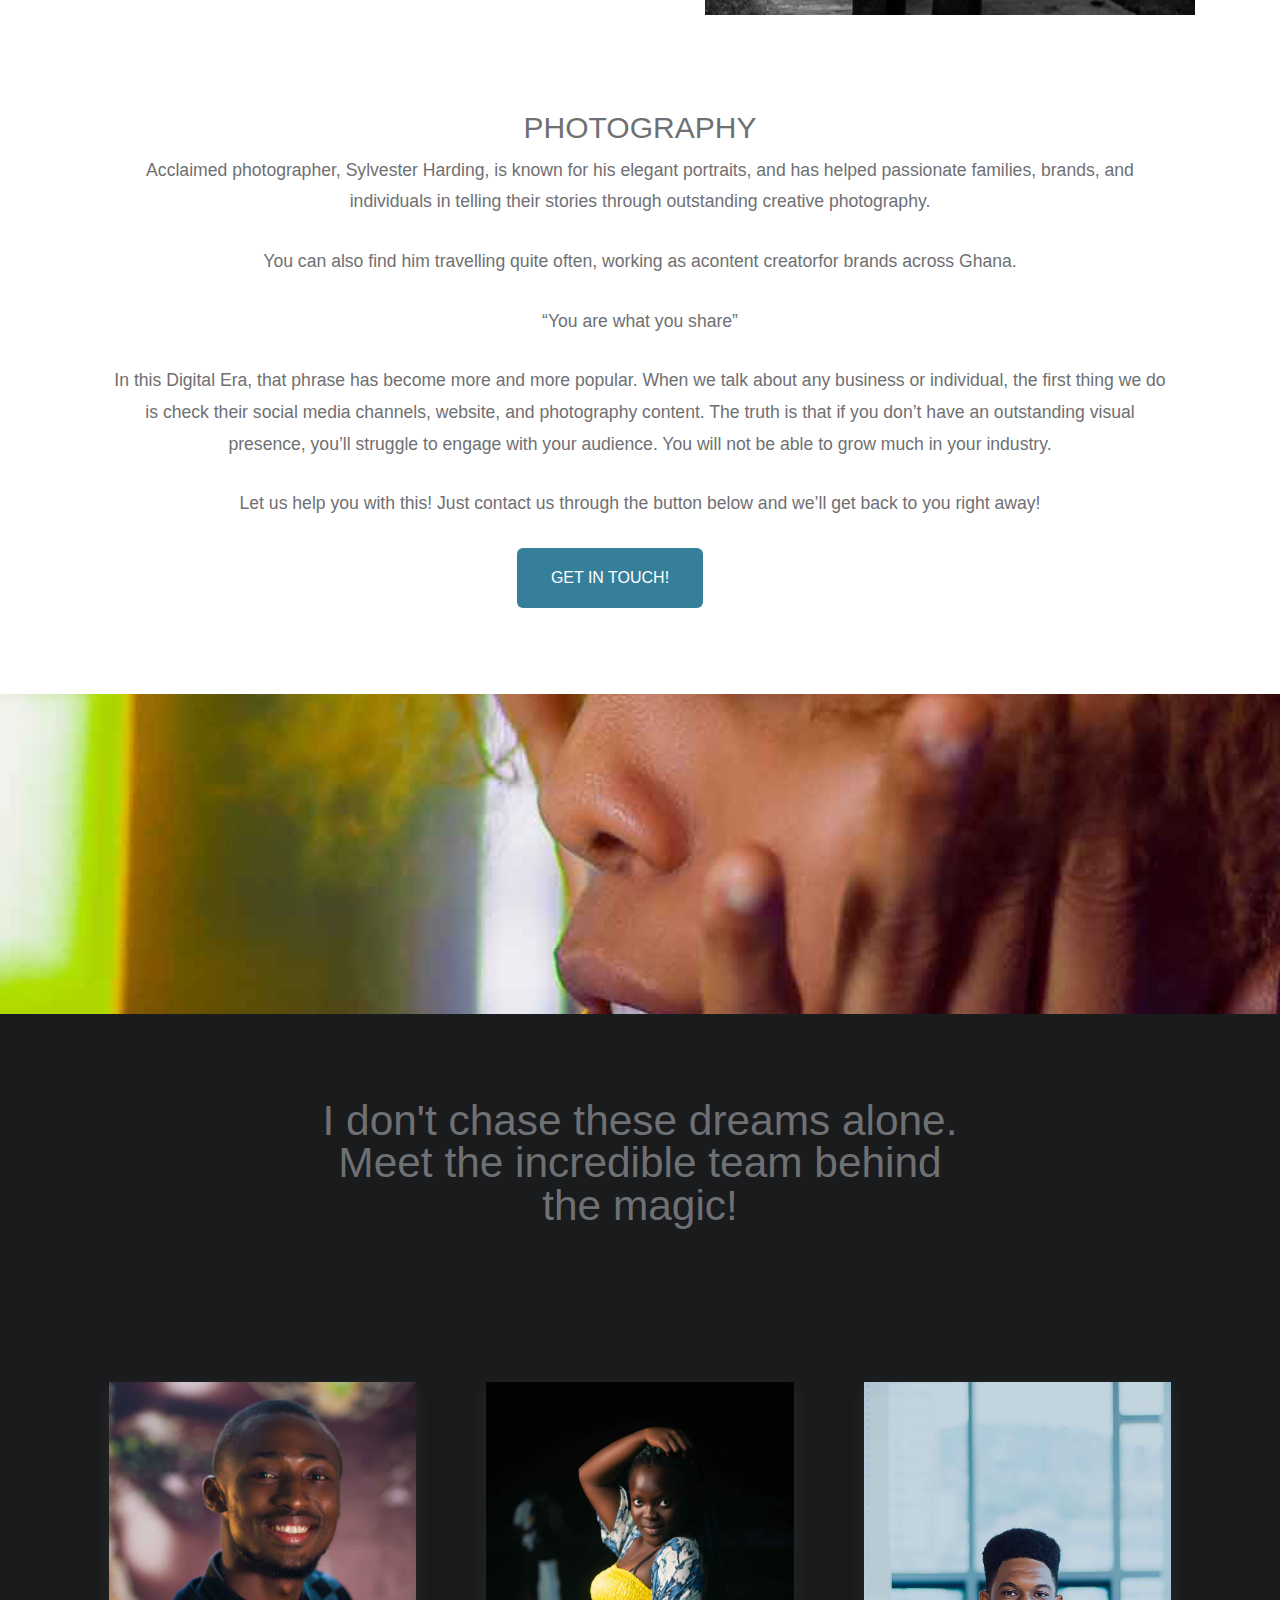
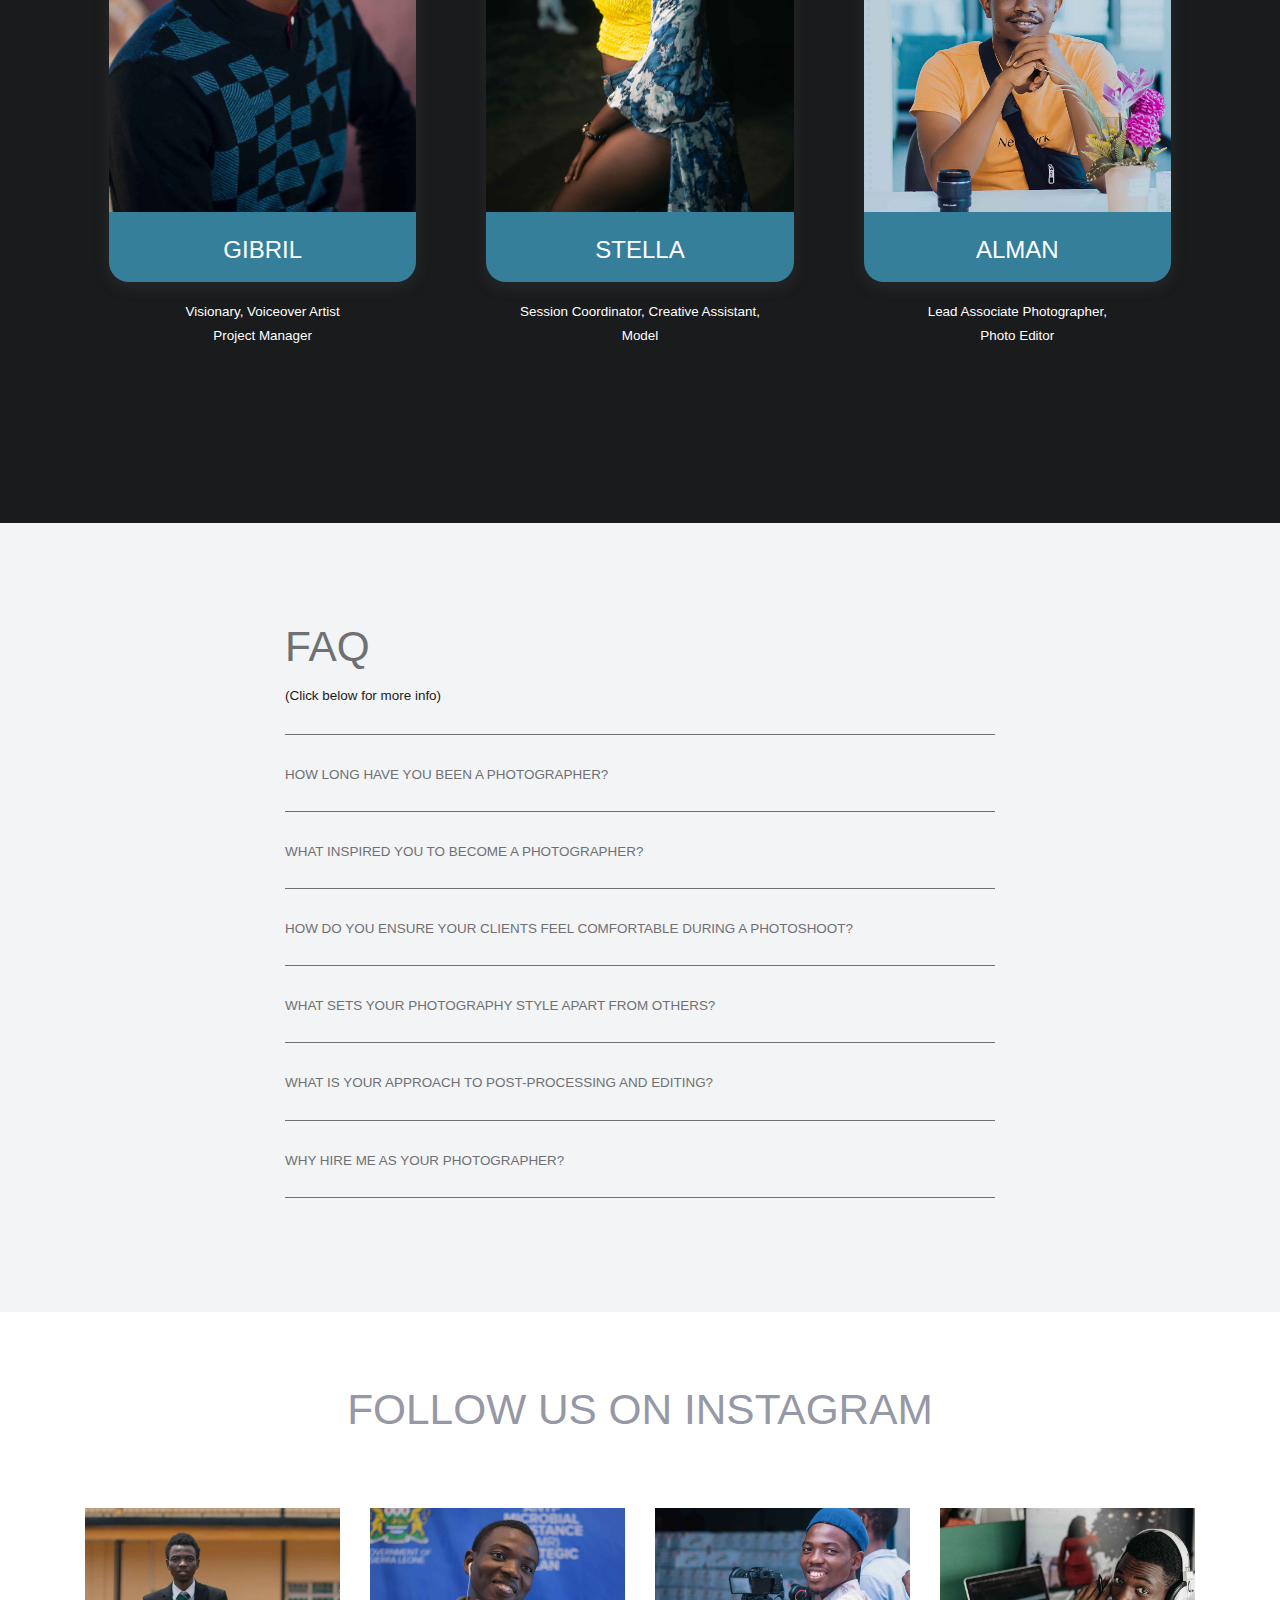
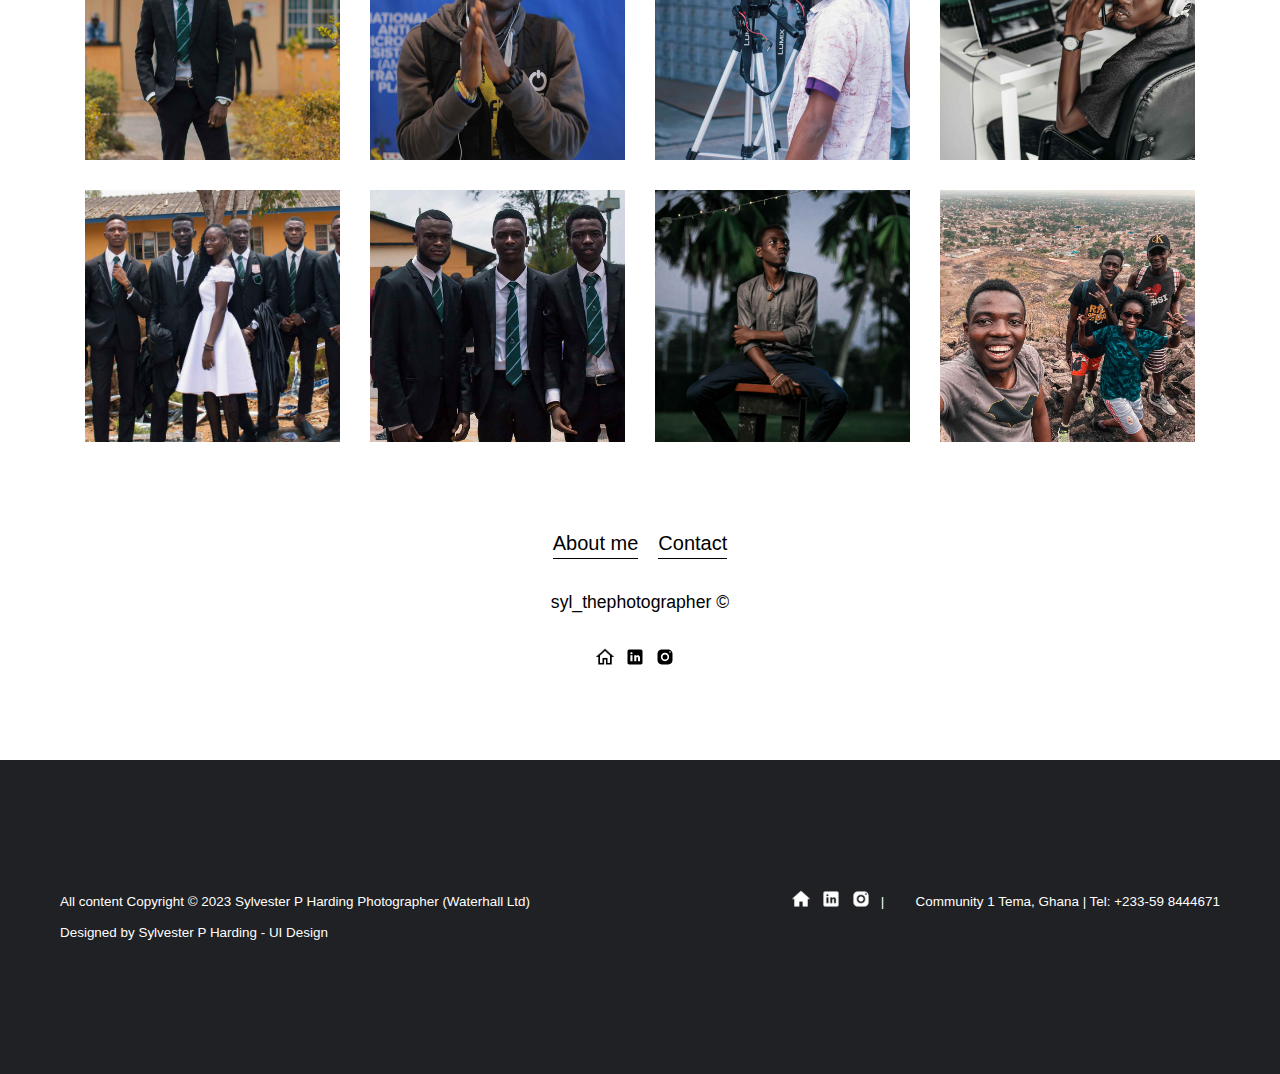
<file: about.html>
<!DOCTYPE html>
<html lang="en">
<head>
    <meta charset="UTF-8">
    <meta http-equiv="X-UA-Compatible" content="IE=edge">
    <meta name="viewport" content="width=device-width, initial-scale=1.0">
    <link rel="stylesheet" href="/design/sass/style.css">
    <title>About</title>
</head>
<body>

    <!-- header section -->

    <nav class="header">
        <div class="header__nav mb container">
            <div class="header__logo">
                <a href="/index.html"><img src="images/logo-black.png" alt="syl_thephotographer logo"></a>
            </div>
    
            <div class="header__menu">
                <div class="header__item">
                    <a href="/about.html" class="nav__item">ABOUT</a>
                </div>

                <div class="header__item">
                    <a href="/detail.html" class="nav__item">DETAILS</a>
                </div>
    
                <div class="header__item">
                    <a href="/commercial.html" class="nav__item">COMMERCIAL</a>
                </div>
    
                <div class="header__item">
                    <a href="/events.html" class="nav__item">EVENTS</a>
                </div>
    
                <div class="header__item">
                    <a href="/portrait.html" class="nav__item">PORTRAITS</a>
                </div>
    
                <div class="header__packages header__item">
                    <button class="header__dropbtn">
                        PACKAGES <img src="/images/icons/icons8-arrow-down-100.png" alt="">
                    </button>
                    <div class="header__dropdown__contents">
                        <a href="/por_packages.html" class="nav__item">Portrait Packages</a>
                        <a href="/event_packages.html" class="nav__item">Events Packages</a>
                        <a href="/pdt_packages.html" class="nav__item">Product Packages</a>
                    </div>
                </div>
    
                <div class="header__item">
                    <a href="/contact.html" class="nav__item">CONTACT</a>
                </div>
            </div>
        </div>
        
    </nav>

        <!-- hero section -->

    <section class="ahero mb">

            <div class="ahero__wrapper">
    
                <div class="ahero__image"></div>
            </div>
    </section>


    <!-- About section -->

    <section class="about">
        <div class="container about__container">
            <div class="about__header">
                <h1>About</h1>
                
            </div>
            <p>SYLVESTER PATRICK HARDING</p>
            <p>Founder</p>

            <div class="about__wrapper">

                <div class="about__title">
                    <div class="about__details">
                        <div class="about__text">
                            <p class="mb"> Hi! I’m Sylvester, a Photographer/Videographer and 
                                Frontend Web Developer based in 
                                Ghana with over half a decade of experience in 
                                photography, graphic and UI/UX design.
                            </p>
                        </div>

                        <div class="about__text">
                            <p class="mb"> My focus centers on providing a select 
                                range of specialized services: <a href="/product.html"><b>Commercial,</b></a>&ensp; 
                                <a href="/portrait.html"><b>Portrait,</b></a>&ensp;
                                <a href="/events.html"><b>Events.</b></a>
                            </p>
                        </div>

                        <div class="cta about__cta">
                            <a href="contact.html" class="zoom">BOOK A SESSION TODAY!</a>
                        </div>
                    </div>

                    
                </div>

                <div class="about__img"></div>

                
            </div>

            

            
        </div>

    </section>


    <!-- details section -->

    <section class="detail">
        <div class="detail__wrapper container container--pall">
            <div class="detail__title">
                <p>PHOTOGRAPHY</p>
            </div>
            
    
            <div class="detail__more">

                <!-- <div class="detail__text mbt">
                    <P>
                        Acclaimed photographer, Lola Melani, is known for 
                        her elegant and intimate portraits, which have been featured in the 
                        media worldwide. With a unique flair for blending editorial, fashion, 
                        and fine art, Lola's signature touch has even graced the lives of 
                        influential figures and A-list celebrities. Specializing in maternity, 
                        motherhood, family, and beauty photography, Lola's inspiring journey 
                        from immigrant to world-renowned artist is truly empowering. 
                        In 2018, she launched the Lola Melani Academy that focuses on mentoring 
                        fellow photographers on how to find their own style and take their art 
                        form and businesses to the next level.
                    </p>
                </div> -->

                <div class="detail__text mbt">
                    <p>
                        Acclaimed photographer, Sylvester Harding, is known for 
                        his elegant portraits, and has helped passionate families, brands, and 
                        individuals in telling their stories through outstanding creative photography.
                    
                    </p>
                </div>

                <div class="detail__text mbt">
                    <p>
                        You can also find him travelling quite often, 
                    working as a <b> content creator </b> for brands across Ghana.
                    </p>
                    
                </div>

                <div class="detail__text mbt">
                    <p><strong>
                        “You are what you share”
                    </p></strong>
                </div>

                <div class="detail__text mbt">
                    <p>
                        In this Digital Era, that phrase has become
                        more and more popular. When we talk about 
                        any business or individual, the first thing 
                        we do is check their social media channels,
                        website, and photography content. The
                        truth is that if you don’t have an 
                        outstanding visual presence, you’ll 
                        struggle to engage with your audience. 
                        You will not be able to grow much 
                        in your industry. 

                        
                    </p>
                </div>

                <div class="detail__text mbt">
                    <p><strong>
                        Let us help you with this! Just contact 
                        us through the button below and we’ll get 
                        back to you right away! 
                    </p></strong>
                </div>

                <div class="cta about__cta">
                    <a href="contact.html" class="zoom">GET IN TOUCH!</a>
                </div>

            </div>
        </div>
        
    </section>


    <!-- strip -->

<section class="strip">
    <div class="strip__container">
        <div class="strip__item">
            <div class="strip__img astrip__img"></div>
        </div>
    </div>
</section>







    <!-- Dream chasers section -->

    <section class="team">

        <div class="container container--pall">
            <div class="team__title">
                <p>
                    I don't chase these dreams alone. 
                    Meet the incredible team behind 
                    the magic!
                </p>
            </div>
            

            <div class="team__container">

                <!-- team item 1-->
                <div class="team__item">
                    <div class="team__image">
                            <img src="/images/personal/teammates_by_sylvester_harding-07.jpg" alt="">
                    </div>

                    <div class="team__text">
                        <h2>GIBRIL</h2>
                    </div>
                    

                    <div class="team__text__more">
                        <p>Visionary, Voiceover Artist <br>Project Manager</p>
                    </div>
                
                </div>

                <!-- team item 2-->
                <div class="team__item">
                    <div class="team__image">
                            <img src="/images/personal/teammates_by_sylvester_harding-08.jpg" alt="">
                    </div>

                    <div class="team__text">
                        <h2>STELLA</h2>
                    </div>
                    

                    <div class="team__text__more">
                        <p>Session Coordinator, Creative Assistant, Model</p>
                    </div>
                
                </div>
                <!-- team item 3-->
                <div class="team__item">
                    <div class="team__image">
                            <img src="/images/personal/teammates_by_sylvester_harding-11.jpg" alt="">
                    </div>

                    <div class="team__text">
                        <h2>ALMAN</h2>
                    </div>
                    

                    <div class="team__text__more">
                        <p>Lead Associate Photographer, <br>Photo Editor
                        </p>
                    </div>
                
                </div>
    
            </div>

        </div>
    </section>





<!-- FAQ section -->

<section class="faq mb">
    
    <div class="faq__container container container--py">
        <div class="faq__items">
            <div class="faq__title mbt">
                <p>FAQ</p>
                <h4 class="fm mbt">(Click below for more info)</h4>
            </div>

            <!-- first FAQ -->
            <div class="faq__item mbt bb">
                <button onclick="firstFaqFun()">
                    <p class="text-spacing fm">
                        HOW LONG HAVE YOU BEEN A PHOTOGRAPHER?
                    </p>
                </button>
                
                <div class="faq__item__answer first">
                    <p>I have been capturing and editing photographs for 
                        much of my working life, be it weddings,
                         landscapes, documentaries, commercial products 
                         or families, it has become 
                        a passion and obsession of mine. And to be specific, 
                        it's been half a decade and counting.
                    </p>
                </div>
                
            </div>

            <!-- second FAQ -->
            <div class="faq__item mbt bb">
                <button onclick="secondFaqFun()">
                    <p class="text-spacing fm">
                        WHAT INSPIRED YOU TO BECOME A PHOTOGRAPHER?
                    </p>
                </button>
                
                <div class="faq__item__answer second">
                    <p>From a young age, I was fascinated by the power of 
                        capturing moments in time. The class of 2018 
                        had a 6-7 months holiday after our WASSCE examinations
                        in 2018, and i used that time to visit places and meet people in 
                        different villages and regions. I got to see beauty in the symmetry 
                        nature provides, the differences between contrast, and
                        got to appreciate some images that was taken when i was 
                        just a baby. The stories through those images that preserve memories 
                        that last a lifetime, led me to become a photographer.
                    </p>
                </div>
                
            </div>

            <!-- third FAQ -->
            <div class="faq__item mbt bb">
                <button onclick="thirdFaqFun()">
                    <p class="text-spacing fm">
                        HOW DO YOU ENSURE YOUR CLIENTS FEEL COMFORTABLE DURING A PHOTOSHOOT?
                    </p>
                </button>
                
                <div class="faq__item__answer third">
                    <p>Building a comfortable and relaxed atmosphere is paramount 
                        for me. Before the shoot, I take the time to get to know 
                        my you or your business, understand your preferences, and discuss your 
                        vision. During the session, I provide gentle direction and encourage 
                        natural interactions to capture authentic and genuine emotions.
                    </p>
                </div>
                
            </div>

            <!-- fourth FAQ -->
            <div class="faq__item mbt bb">
                <button onclick="fourthFaqFun()">
                    <p class="text-spacing fm">
                        WHAT SETS YOUR PHOTOGRAPHY STYLE APART FROM OTHERS?
                    </p>
                </button>
                
                <div class="faq__item__answer fourth">
                    <p> My photography style is characterized by its artistic 
                        flair and attention to detail. I strive to create images 
                        that evoke emotions, tell stories, and stand out from the 
                        crowd. With a mix of candid shots and creatively composed 
                        portraits, I aim to deliver a unique and personal touch to each photo.
                    </p>
                </div>
                
            </div>

            <!-- fifth FAQ -->
            <div class="faq__item mbt bb">
                <button onclick="fifthFaqFun()">
                    <p class="text-spacing fm">
                        WHAT IS YOUR APPROACH TO POST-PROCESSING AND EDITING?
                    </p>
                </button>
                
                <div class="faq__item__answer fifth">
                    <p>My approach to post-processing is to enhance the natural 
                        beauty of the images while maintaining their authenticity.
                         I carefully edit each photo to ensure it aligns with 
                         your vision and the overall style of the shoot. I always 
                         retouch a select few, correct and enhance each of the 
                         selected image. My goal is to deliver timeless images that will be 
                         cherished for years to come. 
                    </p>
                </div>
                
            </div>

            <!-- sixth FAQ -->
            <div class="faq__item mbt bb">
                <button onclick="sixthFaqFun()">
                    <p class="text-spacing fm">
                        WHY HIRE ME AS YOUR PHOTOGRAPHER?
                    </p>
                </button>
                
                <div class="faq__item__answer sixth">
                    <p>When you choose me as your photographer, you're not just 
                        hiring a professional with a camera; My extensive experience across 
                        various genres of photography ensures 
                        that I can effortlessly navigate through diverse environments.
                        From our initial consultation to the final delivery of your images. 
                        I am committed to providing a seamless and stress-free 
                        experience. With meticulous planning and an eye for detail, 
                        I ensure that every aspect of our collaboration is a 
                        delightful and memorable experience.
                    </p>
                </div>
                
            </div>

                
            </div>
           
        </div>
    </div>
</section>


    <!-- Follow section -->

<section class="follow">
        <div class="follow__wrapper container">
            <div class="follow__title mb">
                <p>FOLLOW US ON INSTAGRAM</p>
            </div>

            <div class="follow__gallery">
    
                    <div class="follow__column">

                        <a class="follow__item follow__item--1 ct" href="https://www.instagram.com/syl_thephotographer/" 
                            data-lightbox="models" data-title="caption_1" target="_blank">
                            <img src="/images/personal/syl_thephotographer_by_sylvester_harding-10.jpg" class="gallery__img" alt="gallery">
                        </a>
                        <a class="follow__item follow__item--2" href="https://www.instagram.com/syl_thephotographer/" 
                            data-lightbox="models" data-title="caption_1" target="_blank">
                            <img src="/images/personal/syl_thephotographer_by_sylvester_harding-07.jpg" class="gallery__img" alt="gallery">
                        </a>
                        <a class="follow__item follow__item--3" href="https://www.instagram.com/syl_thephotographer/" 
                            data-lightbox="models" data-title="caption_1" target="_blank">
                            <img src="/images/personal/syl_thephotographer_by_sylvester_harding-08.jpg" class="gallery__img" alt="gallery">
                        </a>
                        <a class="follow__item follow__item--4" href="https://www.instagram.com/syl_thephotographer/" 
                            data-lightbox="models" data-title="caption_1" target="_blank">
                            <img src="/images/personal/syl_thephotographer_by_sylvester_harding-02.jpg" class="gallery__img" alt="gallery">
                        </a>
                        <a class="follow__item follow__item--5" href="https://www.instagram.com/syl_thephotographer/" 
                            data-lightbox="models" data-title="caption_1" target="_blank">
                            <img src="/images/personal/syl_thephotographer_by_sylvester_harding-11.jpg" class="gallery__img" alt="gallery">
                        </a>
                        <a class="follow__item follow__item--6" href="https://www.instagram.com/syl_thephotographer/" 
                            data-lightbox="models" data-title="caption_1" target="_blank">
                            <img src="/images/personal/syl_thephotographer_by_sylvester_harding-12.jpg" class="gallery__img" alt="gallery">
                        </a>
                        <a class="follow__item follow__item--7 ct" href="https://www.instagram.com/syl_thephotographer/" 
                            data-lightbox="models" data-title="caption_1" target="_blank">
                            <img src="/images/personal/syl_thephotographer_by_sylvester_harding-05.jpg" class="gallery__img" alt="gallery">
                        </a>
                        <a class="follow__item follow__item--8" href="https://www.instagram.com/syl_thephotographer/" 
                            data-lightbox="models" data-title="caption_1" target="_blank">
                            <img src="/images/personal/syl_thephotographer_by_sylvester_harding-04.jpg" class="gallery__img" alt="gallery">
                        </a>


                        
                    </div>
                
            </div>

        </div>
        
</section>



    <!-- extra section -->

<section class="extra ext--black">
    <div class="extra__container container container--pall">
        <div class="extra__text mbt">
            <a href="/about.html">About me</a>
            <a href="/contact.html">Contact</a>
        </div>

        <div class="extra__name mbt">
            <p>syl_thephotographer ©</p>
        </div>
        
        <div class="footer__icons">
            <div class="footer__icon">
                <a href="/index.html"><img src="/images/icons/icons8-home-96.png" alt=""></a>
            </div>
            <div class="footer__icon">
                <a href="https://www.linkedin.com/in/sylvester-harding-syl-thephotographer" target="_blank"><img src="/images/icons/icons8-linkedin.svg" alt=""></a>
            </div>
            <div class="footer__icon">
                <a href="https://www.instagram.com/syl_thephotographer/" target="_blank"><img src="/images/icons/icons8-instagram.svg" alt=""></a>
            </div>
            
        </div>
    </div>
</section>



    <!-- Footer section -->
<section class="footer">

    <div class="footer__container">
        <div class="footer__items">
            <div class="footer__column-1">
                <p>All content Copyright © 2023 Sylvester P Harding
                    Photographer (Waterhall Ltd)
            </div>
        
            <div class="footer__column-2">

                <div class="footer__icons">
                    <div class="footer__icon extra">
                        <a href="index.html"><img src="/images/icons/icons8-home-w.png" alt=""></a>
                    </div>
                    <div class="footer__icon extra">
                        <a href="https://www.linkedin.com/in/sylvester-harding-syl-thephotographer" target="_blank"><img src="/images/icons/icons8-linkedin-w.png" alt=""></a>
                    </div>
                    <div class="footer__icon extra">
                        <a href="https://www.instagram.com/syl_thephotographer/" target="_blank"><img src="/images/icons/icons8-instagram-w.png" alt=""></a>
                    </div>
                    
                </div>

                <p> | &ensp; &ensp; &ensp;Community 1 Tema, Ghana | Tel: +233-59 8444671</p></p>
                
            </div>
           
        </div>

        <div class="footer__items footer__items__design">
            <p>Designed by Sylvester P Harding - UI Design</p>
        </div>
        
    </div>
    
</section>

<script src="/design/js/script.js"></script>
</body>
</html>
</file>
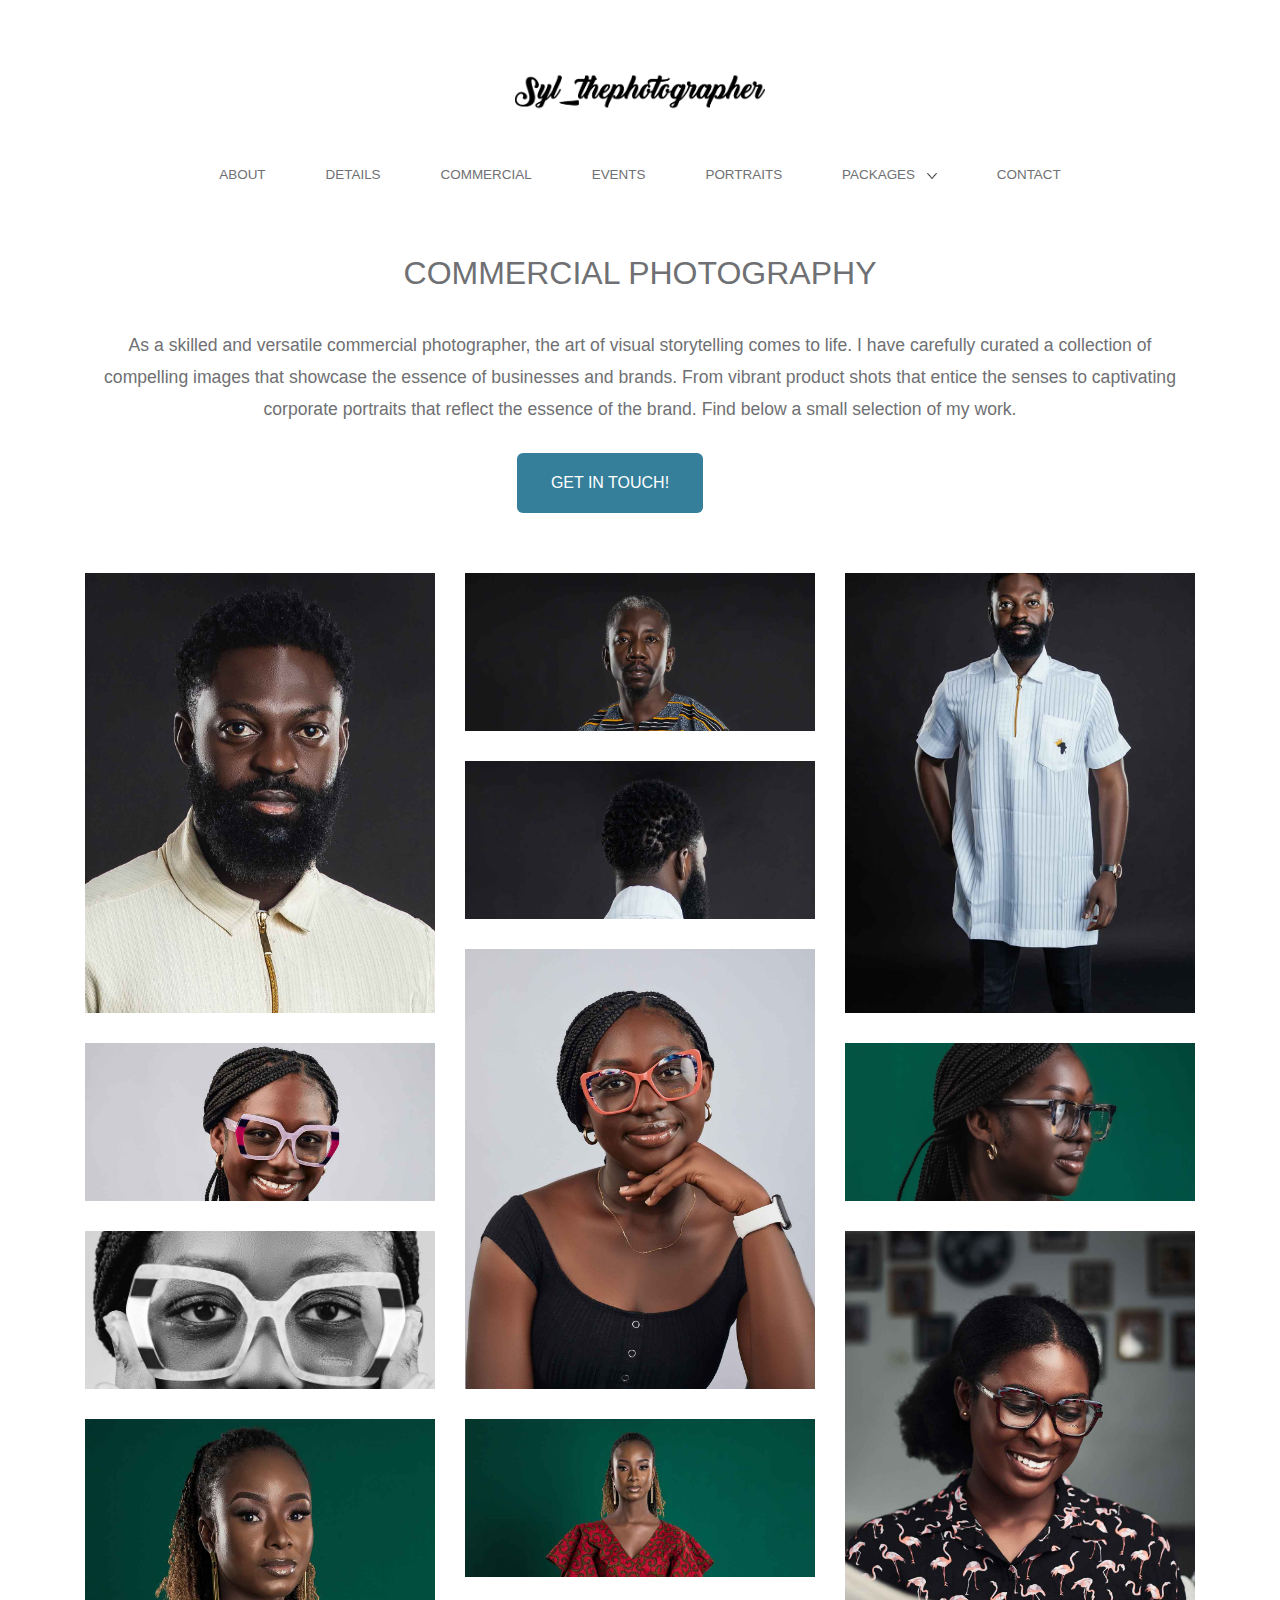
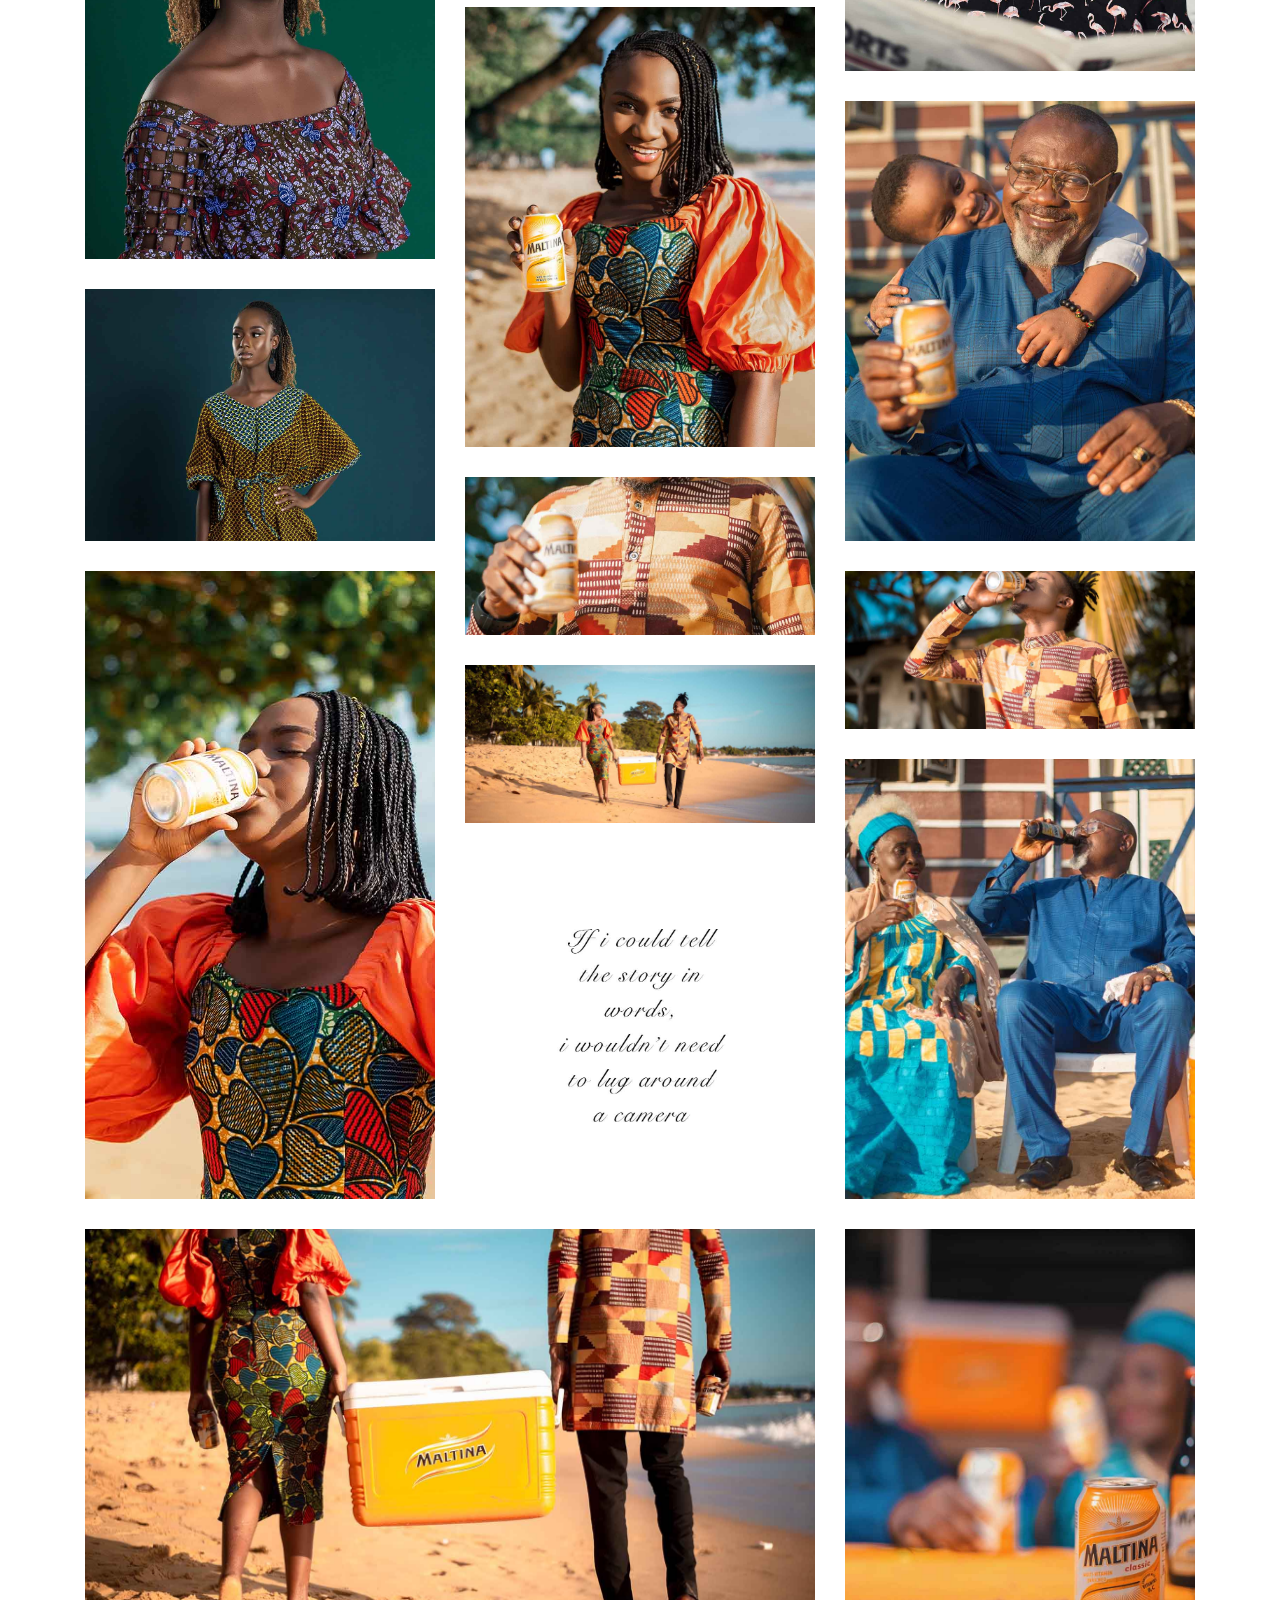
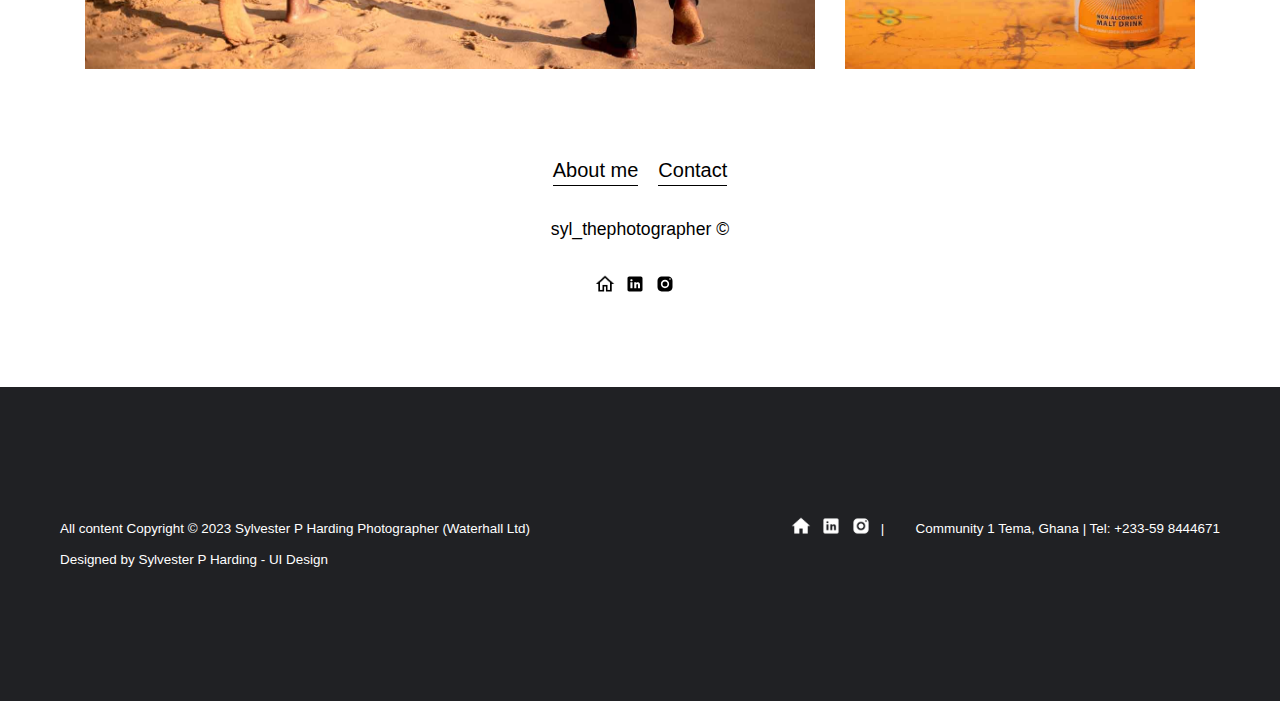
<file: commercial.html>
<!DOCTYPE html>
<html lang="en">
<head>
    <meta charset="UTF-8">
    <meta http-equiv="X-UA-Compatible" content="IE=edge">
    <meta name="viewport" content="width=device-width, initial-scale=1.0">
    <link rel="stylesheet" href="/design/sass/style.css">
    <title>Commercial Photography</title>
</head>
<body>

    <!-- header section -->

<nav class="header">
        <div class="header__nav mb container">
            <div class="header__logo">
                <a href="/index.html"><img src="images/logo-black.png" alt="syl_thephotographer logo"></a>
            </div>
    
            <div class="header__menu">
                <div class="header__item">
                    <a href="/about.html" class="nav__item">ABOUT</a>
                </div>

                <div class="header__item">
                    <a href="/detail.html" class="nav__item">DETAILS</a>
                </div>
    
                <div class="header__item">
                    <a href="/commercial.html" class="nav__item">COMMERCIAL</a>
                </div>
    
                <div class="header__item">
                    <a href="/events.html" class="nav__item">EVENTS</a>
                </div>
    
                <div class="header__item">
                    <a href="/portrait.html" class="nav__item">PORTRAITS</a>
                </div>
    
                <div class="header__packages header__item">
                    <button class="header__dropbtn">
                        PACKAGES <img src="/images/icons/icons8-arrow-down-100.png" alt="">
                    </button>
                    <div class="header__dropdown__contents">
                        <a href="/por_packages.html" class="nav__item">Portrait Packages</a>
                        <a href="/event_packages.html" class="nav__item">Events Packages</a>
                        <a href="/pdt_packages.html" class="nav__item">COMMERCIAL Packages</a>
                    </div>
                </div>
    
                <div class="header__item">
                    <a href="/contact.html" class="nav__item">CONTACT</a>
                </div>
            </div>
        </div>
        
</nav>

<section class="portrait">

        <div class="portrait__container container mb">

            <div class="portrait__title mbt">
                <p>COMMERCIAL PHOTOGRAPHY</p>
            </div>

            <div class="portrait__text mbt">
                <p>As a skilled and versatile commercial photographer, 
                    the art of visual storytelling comes to life. I have carefully 
                    curated a collection of compelling images that showcase 
                    the essence of businesses and brands. From vibrant 
                    product shots that entice the senses to captivating corporate 
                    portraits that reflect the essence of the brand.
                    
                    Find below a small selection of my work.
                </p>
            </div>

            <div class="cta about__cta">
                <a href="contact.html" class="zoom">GET IN TOUCH!</a>
            </div>
            
        </div>
</section>

<section class="por_gallery">
        <div class="por_gallery__wrapper container">
    
            <div class="por_gallery__column">

                <a class="por_gallery__item por_gallery__item--1" href="/images/product/product_photography_by_sylvester_harding-01.jpg" data-lightbox="models" data-title="caption_1">
                    <img src="/images/product/product_photography_by_sylvester_harding-01.jpg" class="por_gallery__img" alt="gallery">
                </a>
                <a class="por_gallery__item por_gallery__item--2 ct" href="/images/product/product_photography_by_sylvester_harding-02.jpg" data-lightbox="models" data-title="caption_1">
                    <img src="/images/product/product_photography_by_sylvester_harding-02.jpg" class="por_gallery__img" alt="gallery">
                </a>
                <a class="por_gallery__item por_gallery__item--3" href="/images/product/product_photography_by_sylvester_harding-04.jpg" data-lightbox="models" data-title="caption_1">
                    <img src="/images/product/product_photography_by_sylvester_harding-04.jpg" class="por_gallery__img" alt="gallery">
                </a>
                <a class="por_gallery__item por_gallery__item--4 c2" href="/images/product/product_photography_by_sylvester_harding-27.jpg" data-lightbox="models" data-title="caption_1">
                    <img src="/images/product/product_photography_by_sylvester_harding-27.jpg" class="por_gallery__img" alt="gallery">
                </a>
                <a class="por_gallery__item por_gallery__item--5 ct" href="/images/product/product_photography_by_sylvester_harding-05.jpg" data-lightbox="models" data-title="caption_1">
                    <img src="/images/product/product_photography_by_sylvester_harding-05.jpg" class="por_gallery__img" alt="gallery">
                </a>
                <a class="por_gallery__item por_gallery__item--6 c3" href="/images/product/product_photography_by_sylvester_harding-30.jpg" data-lightbox="models" data-title="caption_1">
                    <img src="/images/product/product_photography_by_sylvester_harding-30.jpg" class="por_gallery__img" alt="gallery">
                </a>
                <a class="por_gallery__item por_gallery__item--7" href="/images/product/product_photography_by_sylvester_harding-28.jpg" data-lightbox="models" data-title="caption_1">
                    <img src="/images/product/product_photography_by_sylvester_harding-28.jpg" class="por_gallery__img" alt="gallery">
                </a>
                <a class="por_gallery__item por_gallery__item--8" href="/images/product/product_photography_by_sylvester_harding-25.jpg" data-lightbox="models" data-title="caption_1">
                    <img src="/images/product/product_photography_by_sylvester_harding-25.jpg" class="por_gallery__img" alt="gallery">
                </a>
                <a class="por_gallery__item por_gallery__item--9" href="/images/product/product_photography_by_sylvester_harding-24.jpg" data-lightbox="models" data-title="caption_1">
                    <img src="/images/product/product_photography_by_sylvester_harding-24.jpg" class="por_gallery__img" alt="gallery">
                </a>
                <a class="por_gallery__item por_gallery__item--10" href="/images/product/product_photography_by_sylvester_harding-10.jpg" data-lightbox="models" data-title="caption_1">
                    <img src="/images/product/product_photography_by_sylvester_harding-10.jpg" class="por_gallery__img" alt="gallery">
                </a>
                <a class="por_gallery__item por_gallery__item--11 c4" href="/images/product/product_photography_by_sylvester_harding-11.jpg" data-lightbox="models" data-title="caption_1">
                    <img src="/images/product/product_photography_by_sylvester_harding-11.jpg" class="por_gallery__img" alt="gallery">
                </a>
                <a class="por_gallery__item por_gallery__item--12 c4" href="/images/product/product_photography_by_sylvester_harding-09.jpg" data-lightbox="models" data-title="caption_1">
                    <img src="/images/product/product_photography_by_sylvester_harding-09.jpg" class="por_gallery__img" alt="gallery">
                </a>
                <a class="por_gallery__item por_gallery__item--13" href="/images/product/product_photography_by_sylvester_harding-13.jpg" data-lightbox="models" data-title="caption_1">
                    <img src="/images/product/product_photography_by_sylvester_harding-13.jpg" class="por_gallery__img" alt="gallery">
                </a>
                <a class="por_gallery__item por_gallery__item--14" href="/images/product/product_photography_by_sylvester_harding-21.jpg" data-lightbox="models" data-title="caption_1">
                    <img src="/images/product/product_photography_by_sylvester_harding-21.jpg" class="por_gallery__img" alt="gallery">
                </a>
                <a class="por_gallery__item por_gallery__item--15" href="/images/product/product_photography_by_sylvester_harding-01.jpg" data-lightbox="models" data-title="caption_1">
                    <img src="/images/product/product_photography_by_sylvester_harding-15.jpg" class="por_gallery__img" alt="gallery">
                </a>
                <a class="por_gallery__item por_gallery__item--16 c5" href="/images/product/product_photography_by_sylvester_harding-16.jpg" data-lightbox="models" data-title="caption_1">
                    <img src="/images/product/product_photography_by_sylvester_harding-16.jpg" class="por_gallery__img" alt="gallery">
                </a>
                <a class="por_gallery__item por_gallery__item--17" href="/images/product/product_photography_by_sylvester_harding-01.jpg" data-lightbox="models" data-title="caption_1">
                    <img src="/images/product/product_photography_by_sylvester_harding-17.jpg" class="por_gallery__img" alt="gallery">
                </a>
                <a class="por_gallery__item por_gallery__item--18" href="/images/product/product_photography_by_sylvester_harding-01.jpg" data-lightbox="models" data-title="caption_1">
                    <img src="/images/product/product_photography_by_sylvester_harding-18.jpg" class="por_gallery__img" alt="gallery">
                </a>
                <a class="por_gallery__item por_gallery__item--19 ct" href="/images/product/product_photography_by_sylvester_harding-19.jpg" data-lightbox="models" data-title="caption_1">
                    <img src="/images/product/product_photography_by_sylvester_harding-19.jpg" class="por_gallery__img" alt="gallery">
                </a>
                <a class="por_gallery__item por_gallery__item--20 lc" href="/images/product/product_photography_by_sylvester_harding-20.jpg" data-lightbox="models" data-title="caption_1">
                    <img src="/images/product/product_photography_by_sylvester_harding-20.jpg" class="por_gallery__img" alt="gallery">
                </a>
                <a class="por_gallery__item por_gallery__item--21" href="/images/product/product_photography_quote_by_sylvester_harding-31.jpg" data-lightbox="models" data-title="caption_1">
                    <img src="/images/product/product_photography_quote_by_sylvester_harding-31.jpg" class="por_gallery__img" alt="gallery">
                </a>
                <a class="por_gallery__item por_gallery__item--22" href="/images/product/product_photography_by_sylvester_harding-22.jpg" data-lightbox="models" data-title="caption_1">
                    <img src="/images/product/product_photography_by_sylvester_harding-22.jpg" class="por_gallery__img" alt="gallery">
                </a>
                
            </div>
</section>

   <!-- extra section -->

   <section class="extra ext--black">
    <div class="extra__container container container--pall">
        <div class="extra__text mbt">
            <a href="/about.html">About me</a>
            <a href="/contact.html">Contact</a>
        </div>

        <div class="extra__name mbt">
            <p>syl_thephotographer ©</p>
        </div>
        
        <div class="footer__icons">
            <div class="footer__icon">
                <a href="/index.html"><img src="/images/icons/icons8-home-96.png" alt=""></a>
            </div>
            <div class="footer__icon">
                <a href="https://www.linkedin.com/in/sylvester-harding-syl-thephotographer" target="_blank"><img src="/images/icons/icons8-linkedin.svg" alt=""></a>
            </div>
            <div class="footer__icon">
                <a href="https://www.instagram.com/syl_thephotographer/" target="_blank"><img src="/images/icons/icons8-instagram.svg" alt=""></a>
            </div>
            
        </div>
    </div>
</section>

<!-- Footer section -->
<section class="footer">

<div class="footer__container">
    <div class="footer__items">
        <div class="footer__column-1">
            <p>All content Copyright © 2023 Sylvester P Harding
                Photographer (Waterhall Ltd)
        </div>
    
        <div class="footer__column-2">

            <div class="footer__icons">
                <div class="footer__icon extra">
                    <a href="index.html"><img src="/images/icons/icons8-home-w.png" alt=""></a>
                </div>
                <div class="footer__icon extra">
                    <a href="https://www.linkedin.com/in/sylvester-harding-syl-thephotographer" target="_blank"><img src="/images/icons/icons8-linkedin-w.png" alt=""></a>
                </div>
                <div class="footer__icon extra">
                    <a href="https://www.instagram.com/syl_thephotographer/" target="_blank"><img src="/images/icons/icons8-instagram-w.png" alt=""></a>
                </div>
                
            </div>

            <p> | &ensp; &ensp; &ensp;Community 1 Tema, Ghana | Tel: +233-59 8444671</p></p>

                
        </div>
       
    </div>

    <div class="footer__items footer__items__design">
        <p>Designed by Sylvester P Harding - UI Design</p>
    </div>
    
</div>

</section>
    
    
</div>

<script src="/design/js/portrait.js"></script>
<script src="/design/js/lightbox-plus-jquery.js"></script>
</body>
</html>
</file>
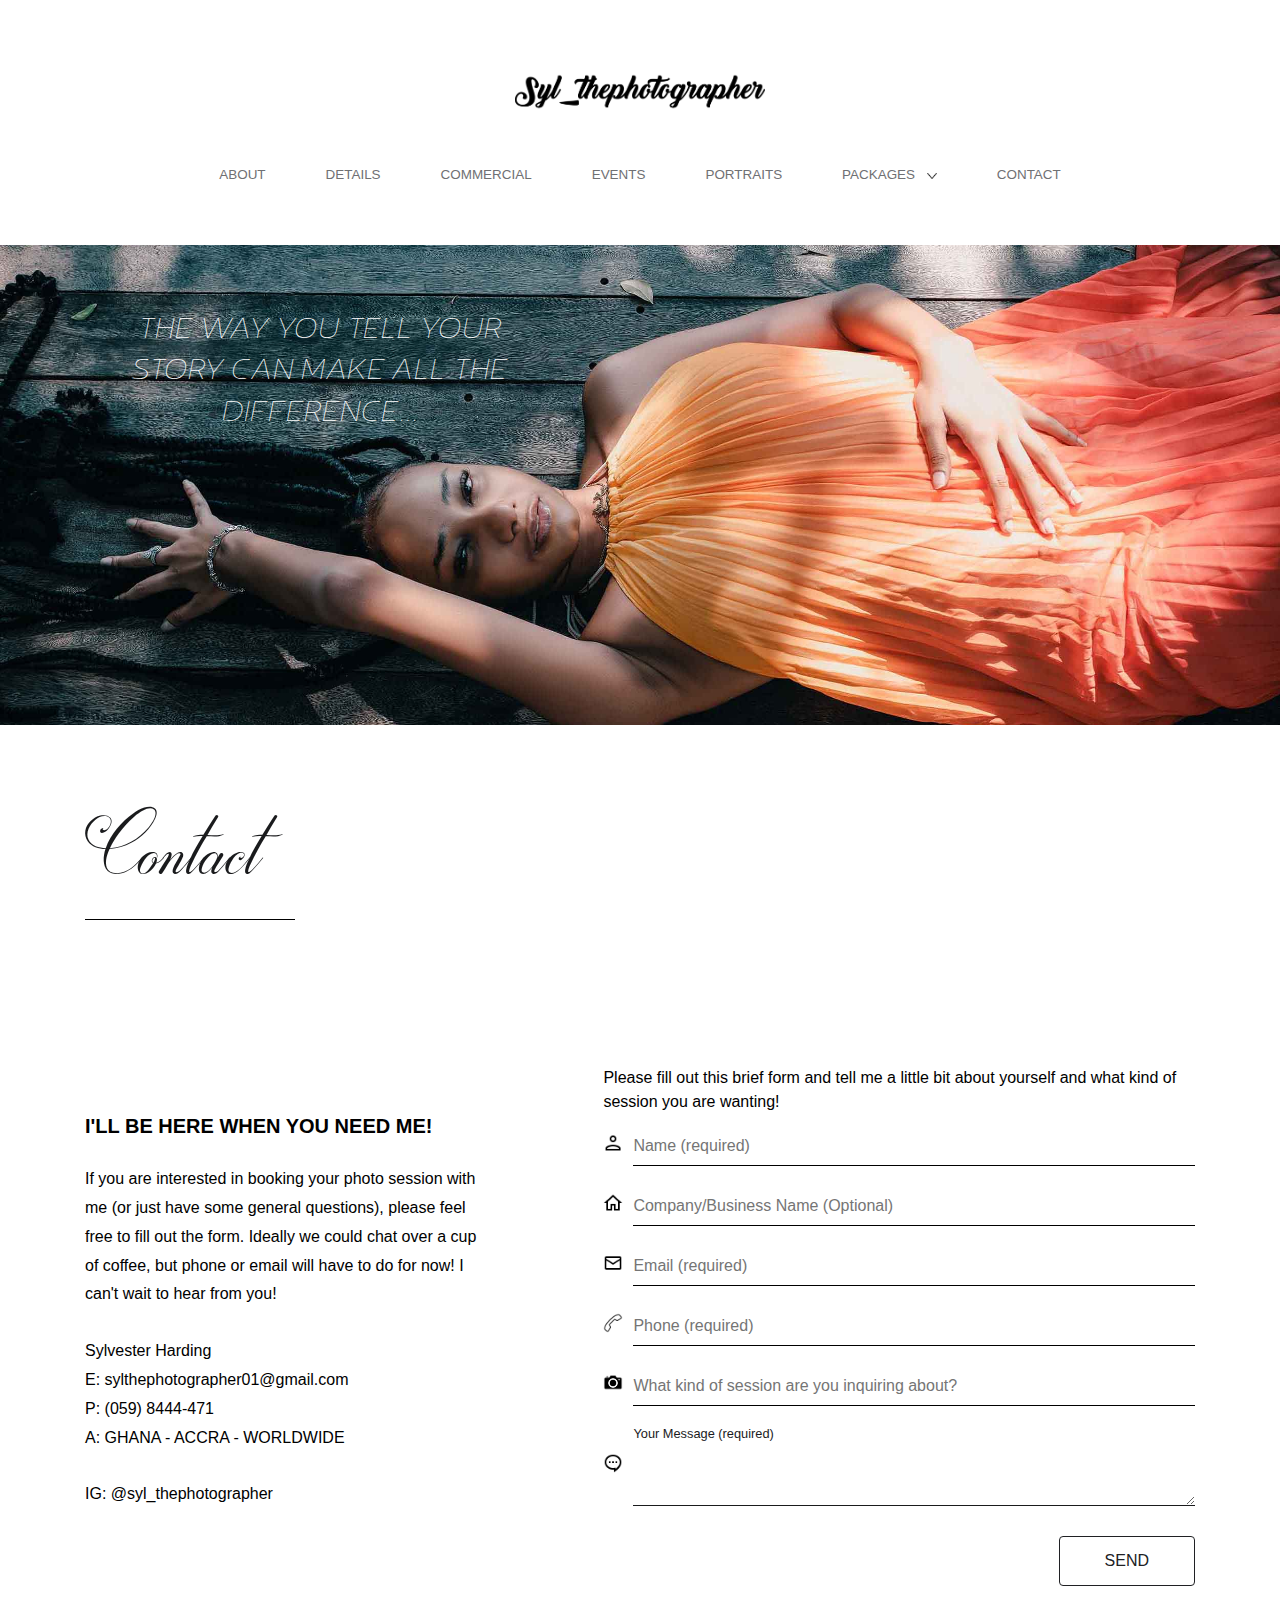
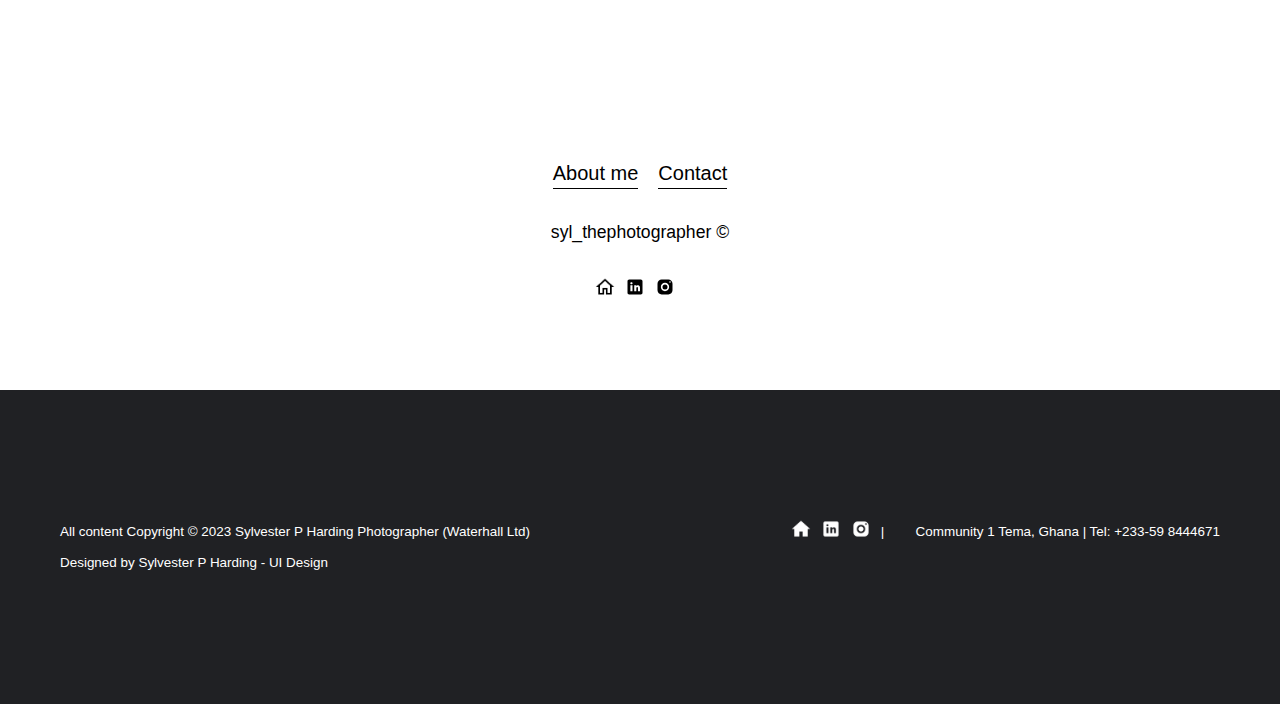
<file: contact.html>
<!DOCTYPE html>
<html lang="en">
<head>
    <meta charset="UTF-8">
    <meta http-equiv="X-UA-Compatible" content="IE=edge">
    <meta name="viewport" content="width=device-width, initial-scale=1.0">
    <link rel="stylesheet" href="/design/sass/style.css">
    <title>Contact</title>
</head>
<body>

    <nav class="header">
        <div class="header__nav mb container">
            <div class="header__logo">
                <a href="/index.html"><img src="images/logo-black.png" alt="syl_thephotographer logo"></a>
            </div>
    
            <div class="header__menu">
                <div class="header__item">
                    <a href="/about.html" class="nav__item">ABOUT</a>
                </div>

                <div class="header__item">
                    <a href="/detail.html" class="nav__item">DETAILS</a>
                </div>
    
                <div class="header__item">
                    <a href="/commercial.html" class="nav__item">COMMERCIAL</a>
                </div>
    
                <div class="header__item">
                    <a href="/events.html" class="nav__item">EVENTS</a>
                </div>
    
                <div class="header__item">
                    <a href="/portrait.html" class="nav__item">PORTRAITS</a>
                </div>
    
                <div class="header__packages header__item">
                    <button class="header__dropbtn">
                        PACKAGES <img src="/images/icons/icons8-arrow-down-100.png" alt="">
                    </button>
                    <div class="header__dropdown__contents">
                        <a href="/por_packages.html" class="nav__item">Portrait Packages</a>
                        <a href="/event_packages.html" class="nav__item">Events Packages</a>
                        <a href="/pdt_packages.html" class="nav__item">Product Packages</a>
                    </div>
                </div>
    
                <div class="header__item">
                    <a href="/contact.html" class="nav__item">CONTACT</a>
                </div>
            </div>
        </div>
        
    </nav>

    <section class="ahero mb">

        <div class="ahero__wrapper contact__wrapper">
            <div class="ahero__image contact__image"></div>
            <div class="contact__quote">
                <p>THE WAY YOU TELL YOUR STORY CAN MAKE ALL THE DIFFERENCE…</p>
            </div>
            

            
        </div>
    </section>



    <!-- Submission form -->
<section class="form contact">

    <div class="container about__container mb">
        <div class="about__header contact__header">
            <h1>Contact</h1>
        </div>
    </div>

    <div class="form__wrapper contact__wrapper container--py container form--colorBlack">

        <div class="form__text contact__text">
            <div class="mbt">
                <h1>I'LL BE HERE WHEN YOU NEED ME!</h1>
            </div>
            
            <div class="form__text mbt">
                <p>
                    If you are interested in booking your photo session with me 
                    (or just have some general questions), please feel free to fill 
                    out the form. Ideally we could chat over a cup of 
                    coffee, but phone or email will have to do for now! I 
                    can't wait to hear from you!
                    
                </p>
            </div>

            <div class="form__text mbt">

                <p>
                    Sylvester Harding <br>
                    E: sylthephotographer01@gmail.com<br>
                    P: (059) 8444-471<br>
                    A: GHANA - ACCRA - WORLDWIDE<br>
                </p> 

            </div>

            <div class="form__text mbt">
                <p>IG: @syl_thephotographer</p>
            </div>
            
        </div>










        <!-- Replace form with this modified form in all pages -->

        
        <form id="form" class="form__container" action="https://formspree.io/f/meqbejky" method="post">

            <h2>Please fill out this brief form and tell me a 
                little bit about yourself and what kind of 
                session you are wanting!
            </h2>

            <div class="form__items contact__items">
                <div class="form__img">
                    <img src="/images/icons/icons8-user-96.png" alt="">
                </div>
                <input class="form--border input" name="Name" type="text" placeholder="Name (required)" required>
            </div>

            <div class="form__items contact__items">
                <div class="form__img">
                    <img src="/images/icons/icons8-home-96.png" alt="">
                </div>
                <input name="Compan/Business Name" type="text" placeholder="Company/Business Name (Optional)" required>
            </div>

            <div class="form__items contact__items">
                <div class="form__img">
                    <img src="/images/icons/icons8-email-96.png" alt="">
                </div>
                <input name="Email" type="email" placeholder="Email (required)" required>
            </div>

            <div class="form__items contact__items">
                <div class="form__img">
                    <img src="/images/icons/icons8-call-100.png" alt="">
                </div>
                <input name="Phone" type="tel" placeholder="Phone (required)" required>
            </div>

            <div class="form__items contact__items">
                <div class="form__img">
                    <img src="/images/icons/icons8-camera-90.png" alt="">
                </div>
                <input name="Session" type="tel" placeholder="What kind of session are you inquiring about?" required>
            </div>

            <div class="form__items contact__items">
                <div class="form__img">
                    <img src="/images/icons/icons8-message-96.png" alt="">
                </div>
                <textarea name="Message" placeholder="Your Message (required)" required></textarea>
            </div>

            <div class="form__button btn--black">
                <button type="submit">SEND</button>
            </div>
        </form>
    </div>
</section>















    <!-- extra section -->

<section class="extra ext--black">
        <div class="extra__container container container--pall">
            <div class="extra__text mbt">
                <a href="/about.html">About me</a>
                <a href="/contact.html">Contact</a>
            </div>
    
            <div class="extra__name mbt">
                <p>syl_thephotographer ©</p>
            </div>
            
            <div class="footer__icons">
                <div class="footer__icon">
                    <a href="/index.html"><img src="/images/icons/icons8-home-96.png" alt=""></a>
                </div>
                <div class="footer__icon">
                    <a href="https://www.linkedin.com/in/sylvester-harding-syl-thephotographer" target="_blank"><img src="/images/icons/icons8-linkedin.svg" alt=""></a>
                </div>
                <div class="footer__icon">
                    <a href="https://www.instagram.com/syl_thephotographer/" target="_blank"><img src="/images/icons/icons8-instagram.svg" alt=""></a>
                </div>
                
            </div>
        </div>
</section>

<!-- Footer section -->
<section class="footer">

    <div class="footer__container">
        <div class="footer__items">
            <div class="footer__column-1">
                <p>All content Copyright © 2023 Sylvester P Harding
                    Photographer (Waterhall Ltd)
            </div>
        
            <div class="footer__column-2">

                <div class="footer__icons">
                    <div class="footer__icon extra">
                        <a href="index.html"><img src="/images/icons/icons8-home-w.png" alt=""></a>
                    </div>
                    <div class="footer__icon extra">
                        <a href="https://www.linkedin.com/in/sylvester-harding-syl-thephotographer" target="_blank"><img src="/images/icons/icons8-linkedin-w.png" alt=""></a>
                    </div>
                    <div class="footer__icon extra">
                        <a href="https://www.instagram.com/syl_thephotographer/" target="_blank"><img src="/images/icons/icons8-instagram-w.png" alt=""></a>
                    </div>
                    
                </div>

                <p> | &ensp; &ensp; &ensp;Community 1 Tema, Ghana | Tel: +233-59 8444671</p></p>

                
            </div>
           
        </div>

        <div class="footer__items footer__items__design">
            <p>Designed by Sylvester P Harding - UI Design</p>
        </div>
        
    </div>
    
</section>

<script src="/design/js/script.js"></script>
</body>
</html>
</file>
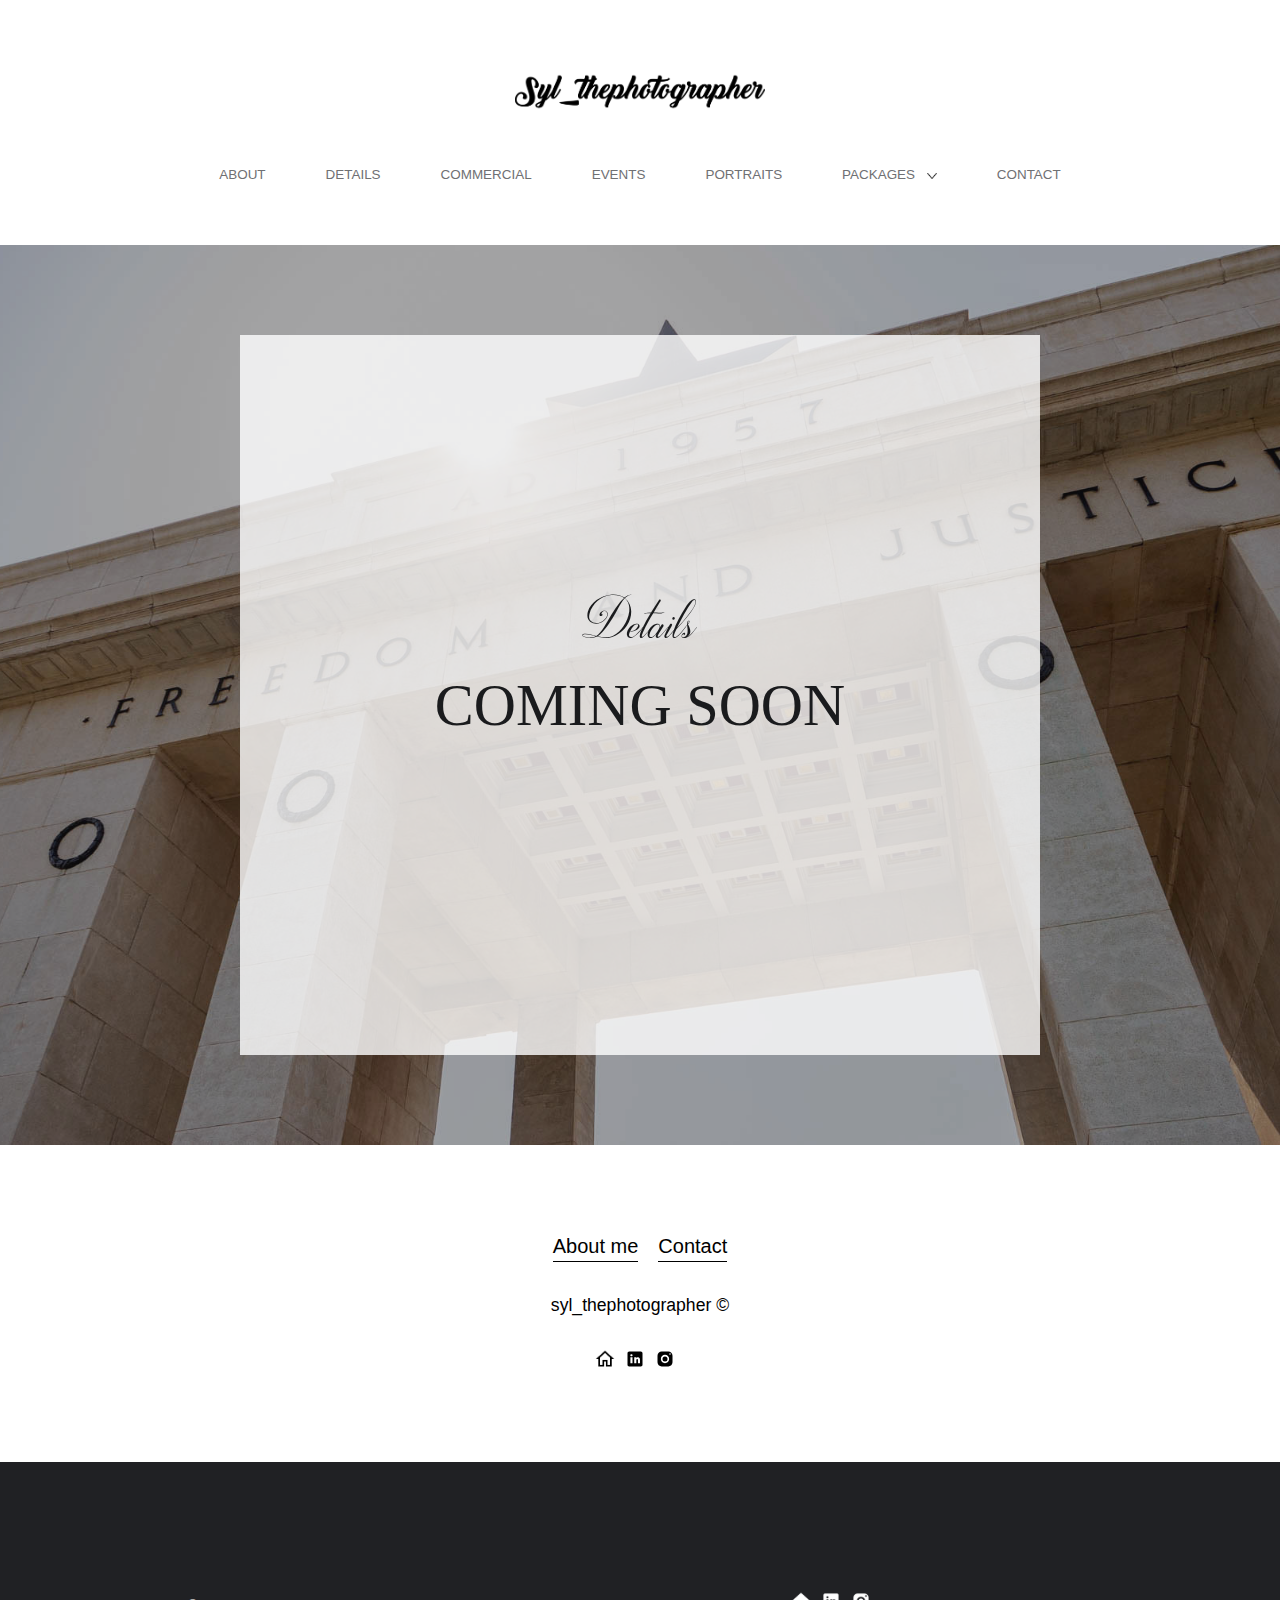
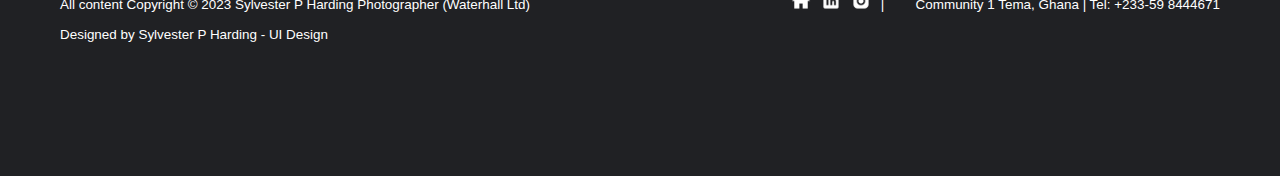
<file: detail.html>
<!DOCTYPE html>
<html lang="en">
<head>
    <meta charset="UTF-8">
    <meta http-equiv="X-UA-Compatible" content="IE=edge">
    <meta name="viewport" content="width=device-width, initial-scale=1.0">
    <link rel="stylesheet" href="/design/sass/style.css">
    <title>Contact</title>
</head>
<body>

    <nav class="header">
        <div class="header__nav mb container">
            <div class="header__logo">
                <a href="/index.html"><img src="images/logo-black.png" alt="syl_thephotographer logo"></a>
            </div>
    
            <div class="header__menu">
                <div class="header__item">
                    <a href="/about.html" class="nav__item">ABOUT</a>
                </div>

                <div class="header__item">
                    <a href="/detail.html" class="nav__item">DETAILS</a>
                </div>
    
                <div class="header__item">
                    <a href="/commercial.html" class="nav__item">COMMERCIAL</a>
                </div>
    
                <div class="header__item">
                    <a href="/events.html" class="nav__item">EVENTS</a>
                </div>
    
                <div class="header__item">
                    <a href="/portrait.html" class="nav__item">PORTRAITS</a>
                </div>
    
                <div class="header__packages header__item">
                    <button class="header__dropbtn">
                        PACKAGES <img src="/images/icons/icons8-arrow-down-100.png" alt="">
                    </button>
                    <div class="header__dropdown__contents">
                        <a href="/por_packages.html" class="nav__item">Portrait Packages</a>
                        <a href="/event_packages.html" class="nav__item">Events Packages</a>
                        <a href="/pdt_packages.html" class="nav__item">Product Packages</a>
                    </div>
                </div>
    
                <div class="header__item">
                    <a href="/contact.html" class="nav__item">CONTACT</a>
                </div>
            </div>
        </div>
        
    </nav>

    <!-- Coming soon strip -->

    <section class="booking__strip detail__strip">
        <div class="booking__strip__container">
            
            <div class="booking__strip__img detail__strip__img"></div>
    
            <div class="booking__strip__text container--pb">
                <div class="booking__strip__text__title">
                    <p>Details</p>
                    <h1 class="mbt">COMING SOON</h1>
                    <h2></h2>
                </div>
                
                <div class="booking__strip__text__sub mbt">
                    <p></p>
                </div>
            </div> 
    
                
        </div>
    </section>

    <!-- extra section -->

<section class="extra ext--black">
        <div class="extra__container container container--pall">
            <div class="extra__text mbt">
                <a href="/about.html">About me</a>
                <a href="/contact.html">Contact</a>
            </div>
    
            <div class="extra__name mbt">
                <p>syl_thephotographer ©</p>
            </div>
            
            <div class="footer__icons">
                <div class="footer__icon">
                    <a href="/index.html"><img src="/images/icons/icons8-home-96.png" alt=""></a>
                </div>
                <div class="footer__icon">
                    <a href="https://www.linkedin.com/in/sylvester-harding-syl-thephotographer" target="_blank""><img src="/images/icons/icons8-linkedin.svg" alt=""></a>
                </div>
                <div class="footer__icon">
                    <a href="https://www.instagram.com/syl_thephotographer/" target="_blank"><img src="/images/icons/icons8-instagram.svg" alt=""></a>
                </div>
                
            </div>
        </div>
</section>

<!-- Footer section -->
<section class="footer">

    <div class="footer__container">
        <div class="footer__items">
            <div class="footer__column-1">
                <p>All content Copyright © 2023 Sylvester P Harding
                    Photographer (Waterhall Ltd)
            </div>
        
            <div class="footer__column-2">

                <div class="footer__icons extra">
                    <div class="footer__icon">
                        <a href="index.html"><img src="/images/icons/icons8-home-w.png" alt=""></a>
                    </div>
                    <div class="footer__icon extra">
                        <a href="https://www.linkedin.com/in/sylvester-harding-syl-thephotographer" target="_blank"><img src="/images/icons/icons8-linkedin-w.png" alt=""></a>
                    </div>
                    <div class="footer__icon extra">
                        <a href="https://www.instagram.com/syl_thephotographer/" target="_blank"><img src="/images/icons/icons8-instagram-w.png" alt=""></a>
                    </div>
                    
                </div>

                <p> | &ensp; &ensp; &ensp;Community 1 Tema, Ghana | Tel: +233-59 8444671</p></p>

                
            </div>
           
        </div>

        <div class="footer__items footer__items__design">
            <p>Designed by Sylvester P Harding - UI Design</p>
        </div>
        
    </div>
    
</section>

<script src="/design/js/script.js"></script>
</body>
</html>
</file>
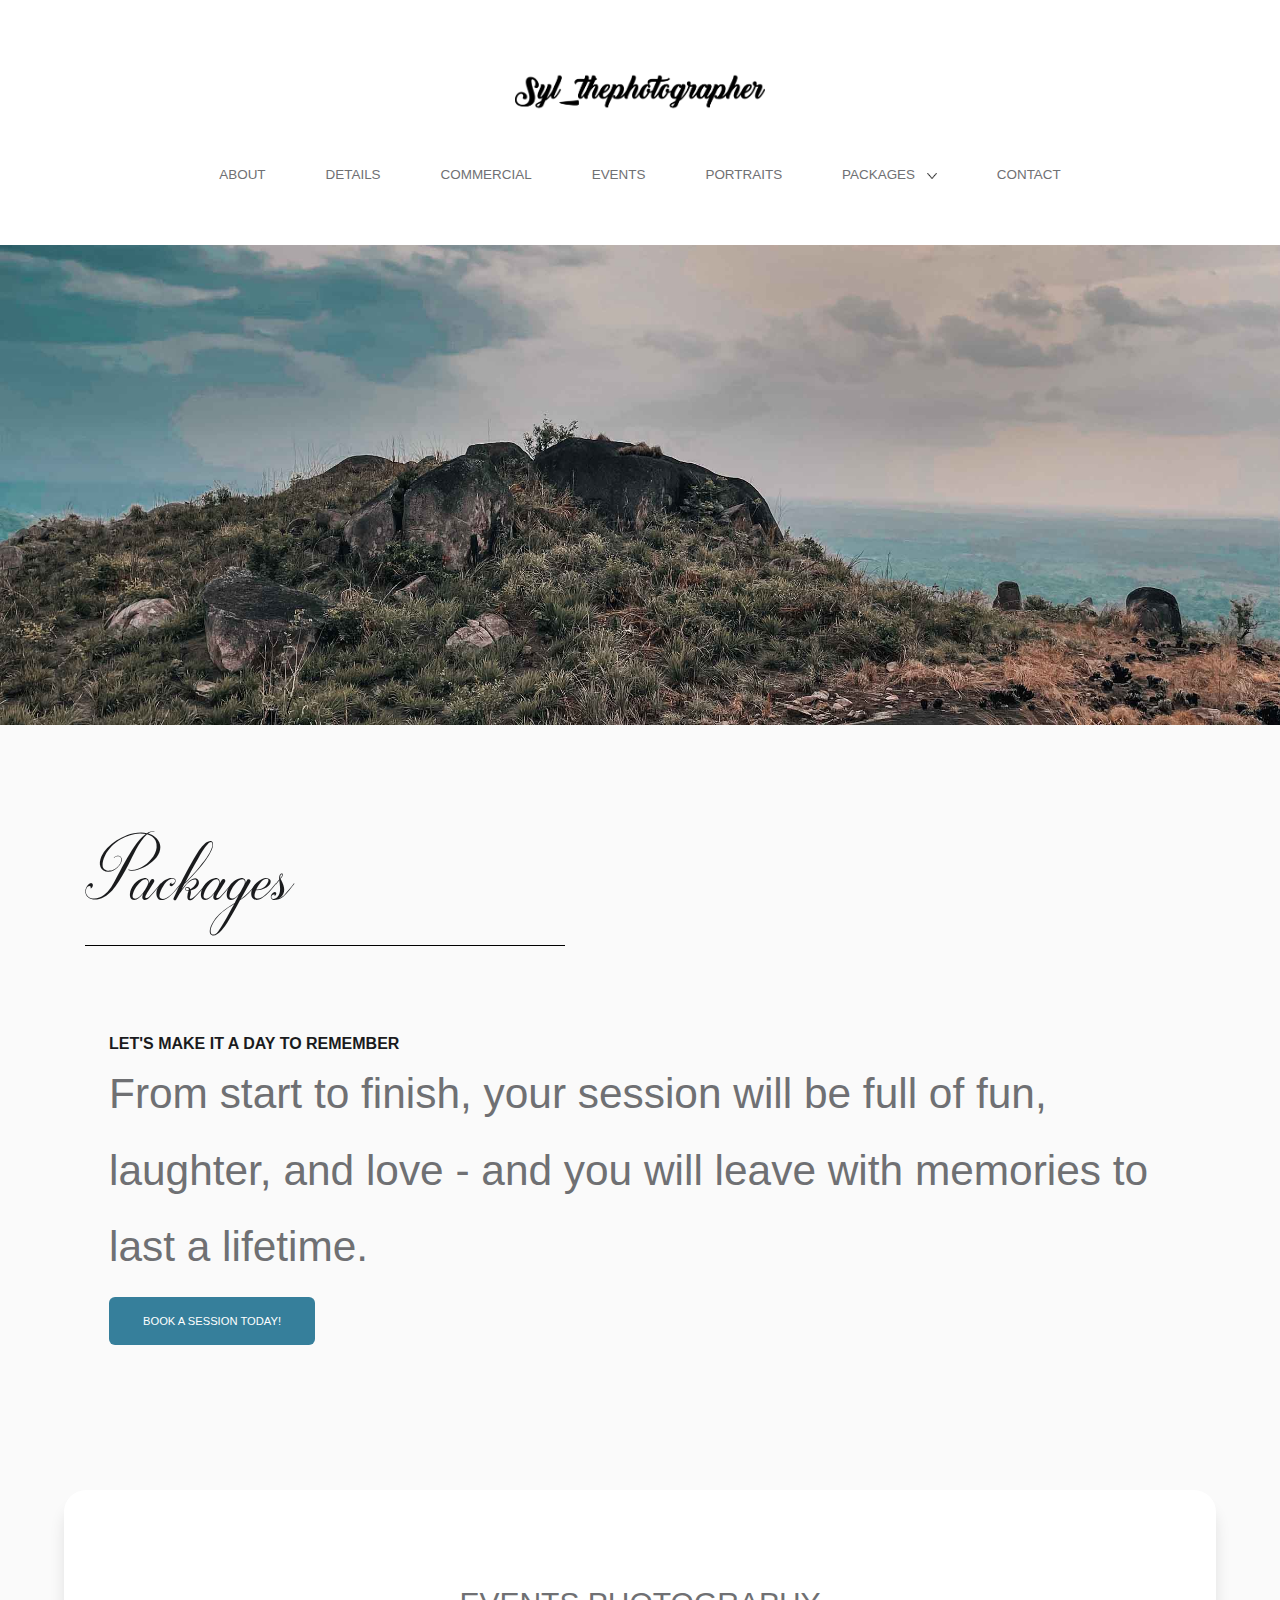
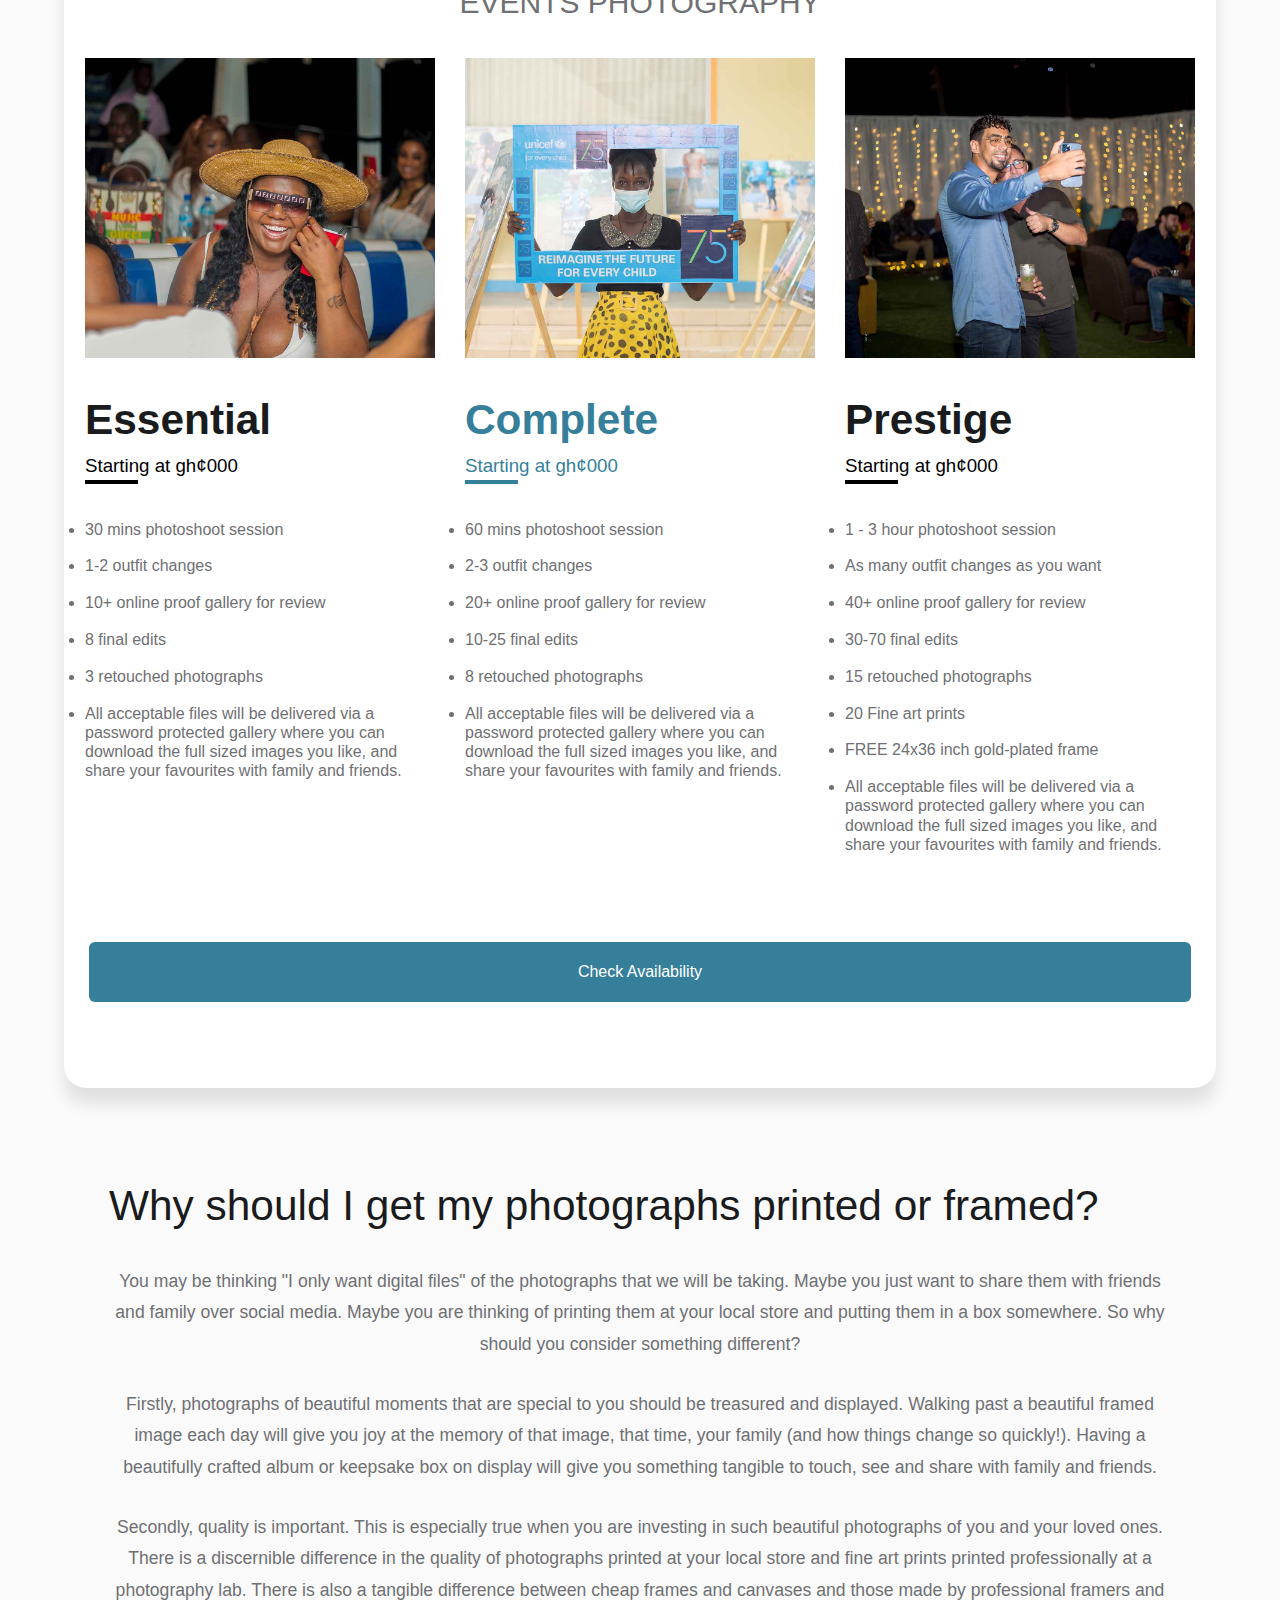
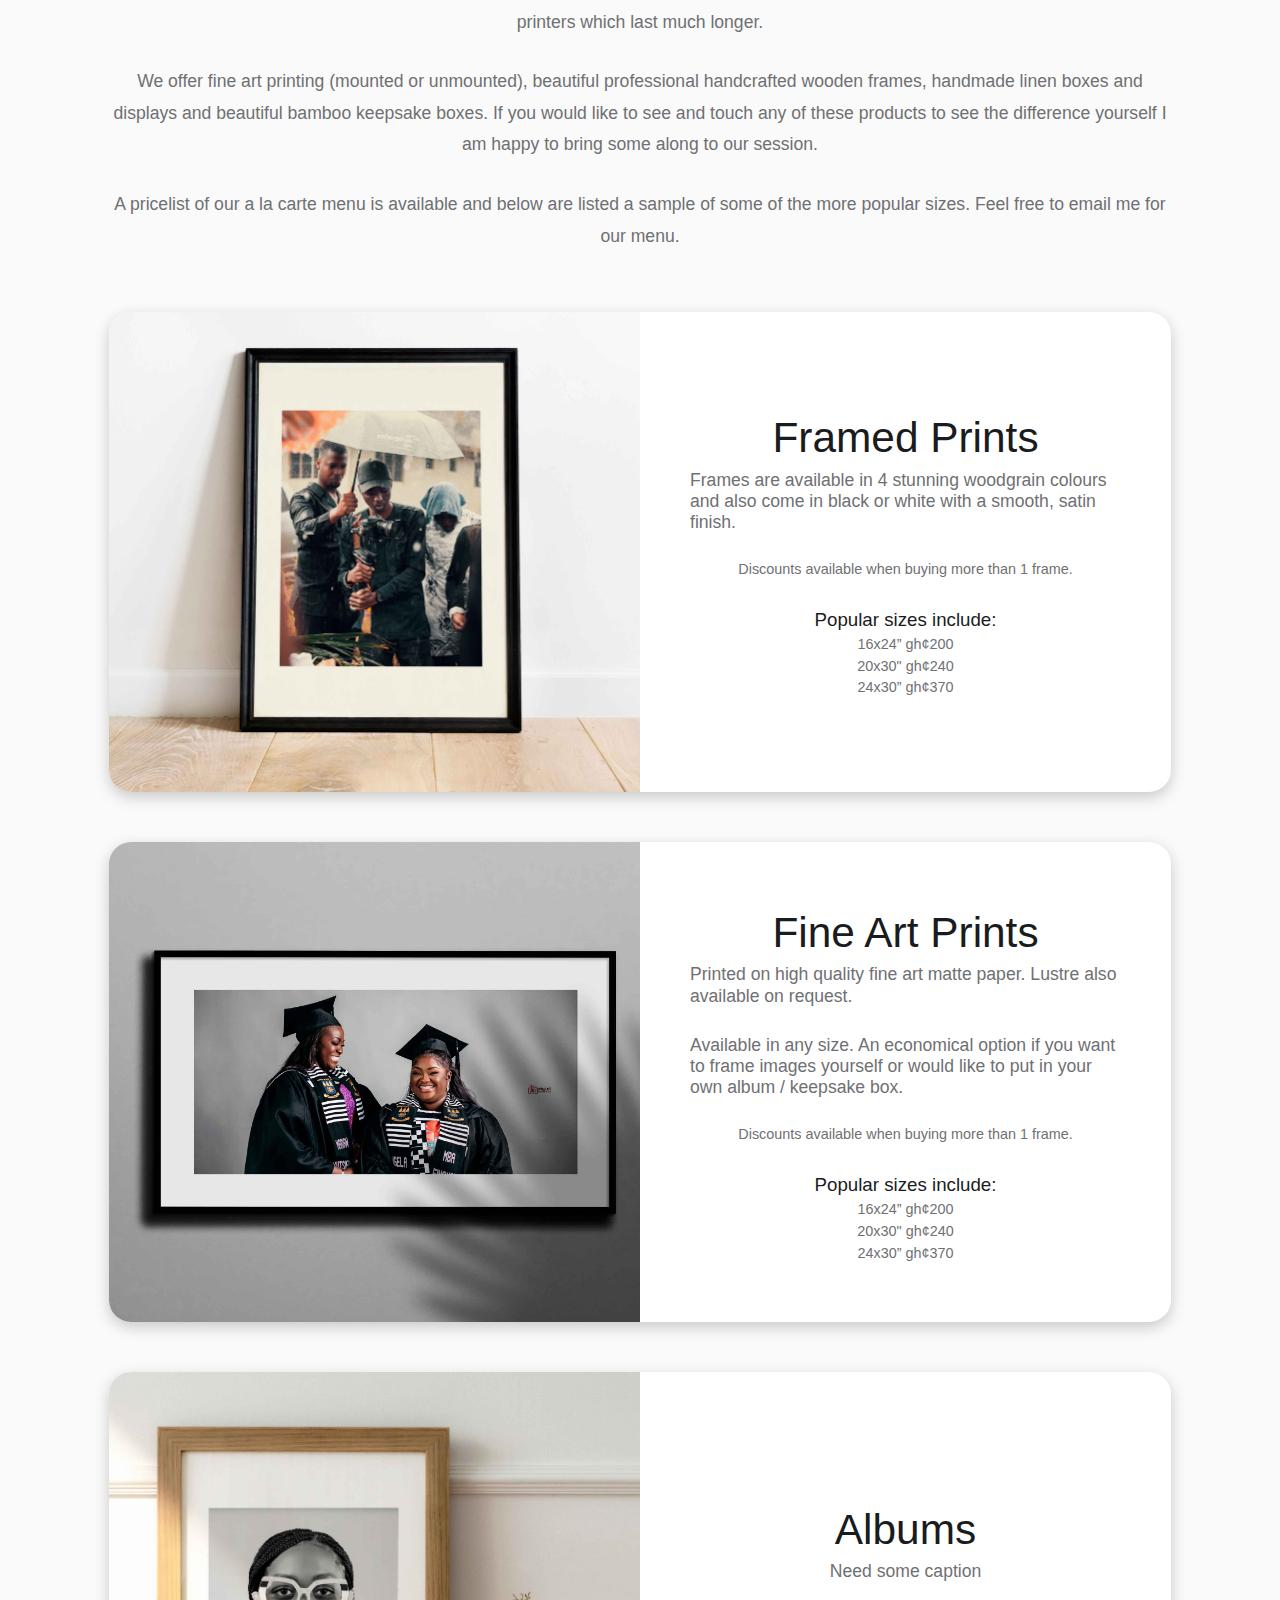
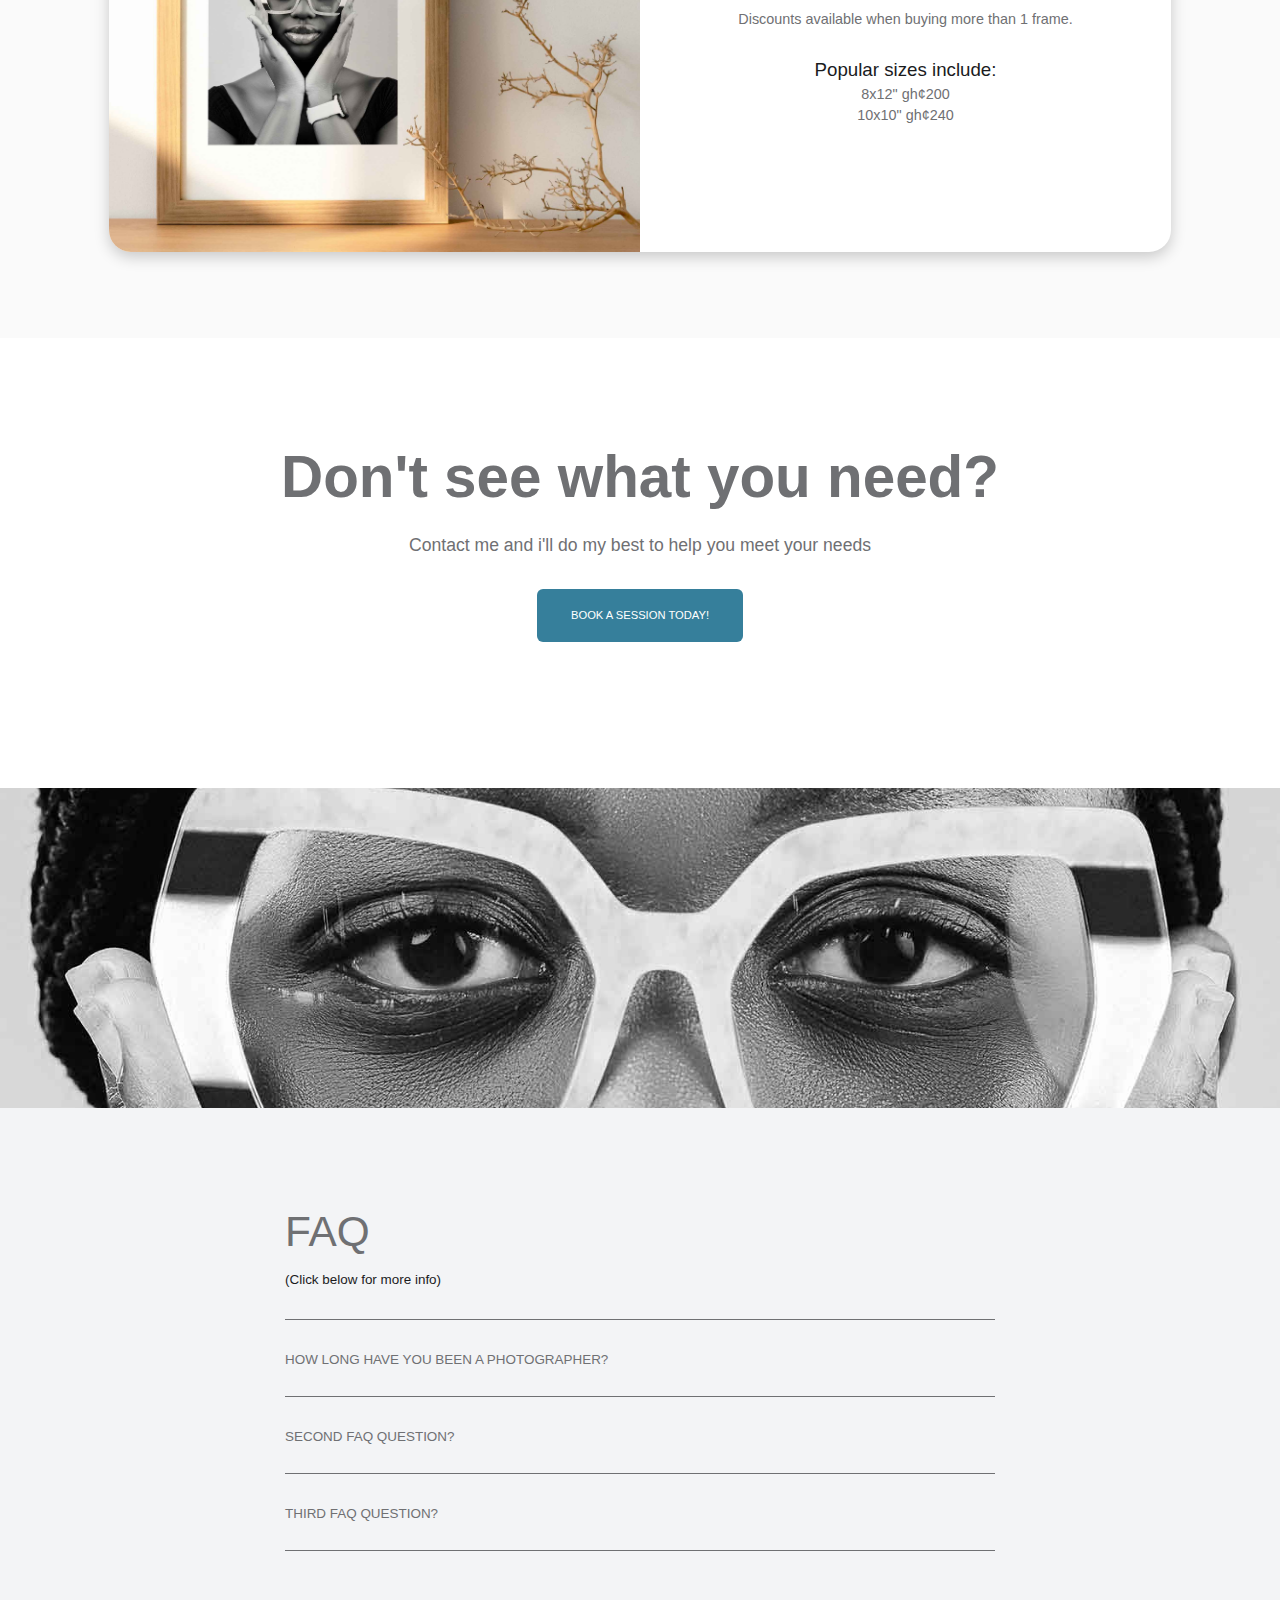
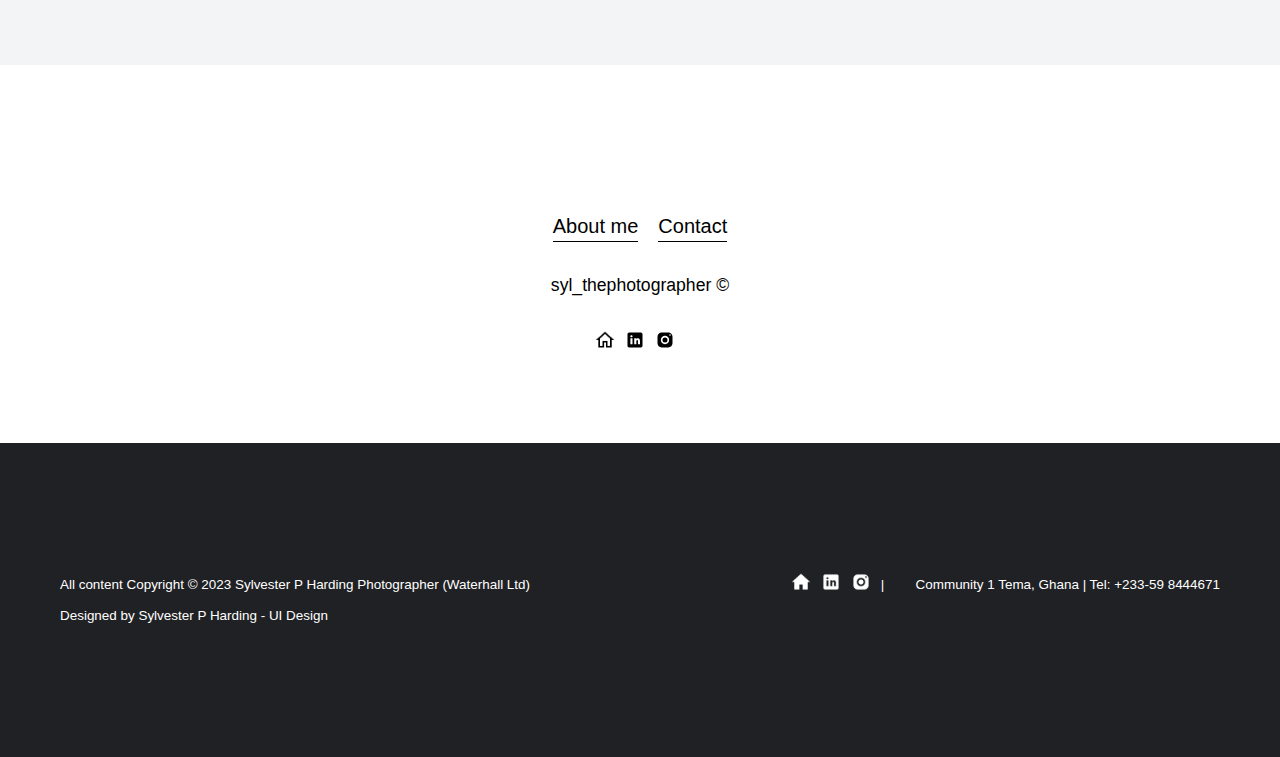
<file: event_packages.html>
<!DOCTYPE html>
<html lang="en">
<head>
    <meta charset="UTF-8">
    <meta http-equiv="X-UA-Compatible" content="IE=edge">
    <meta name="viewport" content="width=device-width, initial-scale=1.0">
    <link rel="stylesheet" href="/design/sass/style.css">
    <title>Packages</title>
</head>
<body>

    <!-- header section -->

    <nav class="header">
        <div class="header__nav mb container">
            <div class="header__logo">
                <a href="/index.html"><img src="images/logo-black.png" alt="syl_thephotographer logo"></a>
            </div>
    
            <div class="header__menu">
                <div class="header__item">
                    <a href="/about.html" class="nav__item">ABOUT</a>
                </div>

                <div class="header__item">
                    <a href="/detail.html" class="nav__item">DETAILS</a>
                </div>
    
                <div class="header__item">
                    <a href="/commercial.html" class="nav__item">COMMERCIAL</a>
                </div>
    
                <div class="header__item">
                    <a href="/events.html" class="nav__item">EVENTS</a>
                </div>
    
                <div class="header__item">
                    <a href="/portrait.html" class="nav__item">PORTRAITS</a>
                </div>
    
                <div class="header__packages header__item">
                    <button class="header__dropbtn">
                        PACKAGES <img src="/images/icons/icons8-arrow-down-100.png" alt="">
                    </button>
                    <div class="header__dropdown__contents">
                        <a href="/por_packages.html" class="nav__item">Portrait Packages</a>
                        <a href="/event_packages.html" class="nav__item">Events Packages</a>
                        <a href="/pdt_packages.html" class="nav__item">Product Packages</a>
                    </div>
                </div>
    
                <div class="header__item">
                    <a href="/contact.html" class="nav__item">CONTACT</a>
                </div>
            </div>
        </div>
        
    </nav>


    <!-- page main div -->
    <div class="packages__page">

               <!-- hero section -->

    <section class="p_hero">

        <div class="p_hero__wrapper">

            <div class="p_hero__image"></div>
        </div>
    </section>


    <!-- About section -->

    <section class="packages">
        <div class="container packages__container container--pt">
            <div class="packages__header">
                <h1>Packages</h1>
                
            </div>
        </div>

    </section>


    <!-- details section -->

    <section class="packages">
        <div class="packages__wrapper container container--pall">
            <div class="packages__title">
                
                <div class="packages__text mbt">
                    <h4>LET'S MAKE IT A DAY TO REMEMBER</h4>

                <p>From start to finish, your session will be full of fun, 
                    laughter, and love - and you will leave with 
                    memories to last a lifetime.
                </p>
                </div>
                
                <div class="cta packages__cta">
                    <a href="contact.html" class="zoom">BOOK A SESSION TODAY!</a>
                </div>
            </div>

        </div>
    </section>

    <!-- Offer section -->

    <section class="offer">

        <div class="offer__wrapper container--py">

            <div class="offer__title mbt">
                <p>EVENTS PHOTOGRAPHY</p>
            </div>
            <div class="offer__container container mb">
                <div class="offer__item">
    
                    <div class="offer__img offer__item--1">
                        <img src="/images/Events/events_photography_by_sylvester_harding-12.jpg"alt="gallery">
                    </div>
                    
                    <div class="offer__text text--pt mbt">
                        <div class="offer__pac mbt">
                            <h2>Essential</h2>
                            <h3>Starting at gh¢000</h3>
                        </div>
                        
                        <ul>
                            <li>30 mins photoshoot session</li>
     
                             <li>1-2 outfit changes</li>
 
                             <li>10+ online proof gallery for review</li>

                             <li>8 final edits</li>

                             <li>3 retouched photographs</li> 
                         </ul>

                         <ul class="online__gallery">
                            <li>
                               <p>All acceptable files will be delivered via 
                                   a password protected gallery where you can 
                                   download the full sized images you like, and 
                                   share your favourites with family and friends.
                               </p>
                            </li>
                            
                        </ul>
                    </div>
                </div>
    
                <div class="offer__item">
    
                    <div class="offer__img offer__item--2">
                        <img src="/images/Events/events_photography_by_sylvester_harding-02.jpg"alt="gallery">
                    </div>
                    
                    <div class="offer__text text--pt mbt">
                        
                        <div class="offer__pac offer__mainOffer mbt">
                            <h2>Complete</h2>
                            <h3>Starting at gh¢000</h3>
                        </div>

                        <ul>
                           <li>60 mins photoshoot session</li>
    
                            <li>2-3 outfit changes</li>

                            <li>20+ online proof gallery for review</li>

                            <li>10-25 final edits</li>

                            <li>8 retouched photographs</li> 
                        </ul>
    
                        <ul class="online__gallery">
                            <li><p>All acceptable files will be delivered via 
                                    a password protected gallery where you can 
                                    download the full sized images you like, and 
                                    share your favourites with family and friends.
                                </p>
                            </li>
                            
                        </ul>
                    </div>
                </div>
                
                <div class="offer__item">
    
                    <div class="offer__img offer__item--3">
                        <img src="/images/Events/events_photography_by_sylvester_harding-16.jpg"alt="gallery">
                    </div>
                    
                    <div class="offer__text text--pt mbt">

                        <div class="offer__pac mbt">
                            <h2>Prestige</h2>
                            <h3>Starting at gh¢000</h3>
                        </div>

                        <ul>
                            <li>1 - 3 hour photoshoot session</li>
     
                             <li>As many outfit changes as you want</li>
 
                             <li>40+ online proof gallery for review</li>
 
                             <li>30-70 final edits</li>
 
                             <li>15 retouched photographs</li>

                             <li>20 Fine art prints</li>

                             <li>FREE 24x36 inch gold-plated frame</li>
                         </ul>
     
                         <ul class="online__gallery">
                             <li>
                                <p>All acceptable files will be delivered via 
                                    a password protected gallery where you can 
                                    download the full sized images you like, and 
                                    share your favourites with family and friends.
                                </p>
                             </li>
                             
                         </ul>
                    </div>
                    
                </div>
    
                
            </div>

            <div class="offer__availability cta about__cta">
                <a href="contact.html" class="zoom">Check Availability</a>
            </div>

        </div>

    </section>


    <!-- Frame section -->

    <div class="frame">
        <div class="frame__container container container--pall">
            <div class="frame__title mb">
                <h1 class="mbt">Why should I get my photographs printed or framed?</h1>

                <div class="detail__text mbt">
                    <p>
                        You may be thinking "I only want digital files" of the photographs 
                    that we will be taking. Maybe you just want to share them with 
                    friends and family over social media. Maybe you are thinking of 
                    printing them at your local store and putting them in a box somewhere. 
                    So why should you consider something different?
                    
                    </p>
                </div>

                <div class="detail__text mbt">
                    <p>
                        Firstly, photographs of beautiful moments that are special to you 
                    should be treasured and displayed. Walking past a beautiful framed 
                    image each day will give you joy at the memory of that image, that 
                    time, your family (and how things change so quickly!). Having a 
                    beautifully crafted album or keepsake box on display will give you 
                    something tangible to touch, see and share with family and friends.
                    
                    </p>
                </div>

                <div class="detail__text mbt">
                    <p>
                        Secondly, quality is important. This is especially true when you are 
                    investing in such beautiful photographs of you and your loved ones. 
                    There is a discernible difference in the quality of photographs 
                    printed at your local store and fine art prints printed professionally 
                    at a photography lab. There is also a tangible difference between cheap 
                    frames and canvases and those made by professional framers and printers 
                    which last much longer.
                    
                    </p>
                </div>

                <div class="detail__text mbt">
                    <p>
                        We offer fine art printing (mounted or unmounted), beautiful 
                    professional handcrafted wooden frames, handmade linen boxes and 
                    displays and beautiful bamboo keepsake boxes. If you would like to 
                    see and touch any of these products to see the difference yourself I
                     am happy to bring some along to our session.
                    
                    </p>
                </div>

                <div class="detail__text mbt">
                    <p><strong>
                        A pricelist of our a la carte menu is available and below are listed a 
                    sample of some of the more popular sizes. Feel free to email me for 
                    our menu.</strong>
                    
                    </p>
                </div>
            </div>
            <div class="frame__items">
                <div class="frame__items__item">
                    <div class="frame__items__item__image">
                        <img src="/images/frames/57748.jpg" alt="">
                    </div>
                    

                    <div class="frame__items__item__text">
                        <h1>Framed Prints</h1>

                        <div class="detail__text mbt">
                            <p>
                                Frames are available in 4 stunning woodgrain 
                                colours and also come in black or white with a smooth, satin 
                                finish.
                            
                            </p>
                        </div>

                        <div class="subscript__text mbt">
                            <p>
                                Discounts available when buying more than 1 frame.
                            </p>
                        </div>

                        <div class="detail__text">

                            <div class="frame__items__item__text__price">
                                <h3>Popular sizes include:</h3>
                                <p>
                                    16x24” gh¢200<br>
                                    20x30" gh¢240<br>
                                    24x30” gh¢370<br>
                                </p>
                            </div>
                            
                        </div>

                    </div>
                    
                </div>

                <div class="frame__items__item">
                    <div class="frame__items__item__image">
                        <img src="/images/frames/81.jpg" alt="">
                    </div>
                    

                    <div class="frame__items__item__text">
                        <h1>Fine Art Prints</h1>

                        <div class="detail__text mbt">
                            <p>
                                Printed on high quality fine art matte 
                                paper. Lustre also available on request. 
                            </p>
                        </div>

                        <div class="detail__text mbt">
                            <p>
                                Available in any size. An economical 
                                option if you want to frame images yourself 
                                or would like to put in your own 
                                album / keepsake box.
                            </p>
                        </div>

                        <div class="subscript__text mbt">
                            <p>
                                Discounts available when buying more than 1 frame.
                            </p>
                        </div>

                        <div class="detail__text">

                            <div class="frame__items__item__text__price">
                                <h3>Popular sizes include:</h3>
                                <p>
                                    16x24” gh¢200<br>
                                    20x30" gh¢240<br>
                                    24x30” gh¢370<br>
                                </p>
                            </div>
                            
                        </div>

                    </div>
                    
                </div>

                <div class="frame__items__item">
                    <div class="frame__items__item__image">
                        <img src="/images/frames/v939-438-nunny-02.jpg" alt="">
                    </div>
                    

                    <div class="frame__items__item__text">
                        <h1>Albums</h1>

                        <div class="detail__text mbt">
                            <p>
                                Need some caption


                            
                            </p>
                        </div>

                        <div class="subscript__text mbt">
                            <p>
                                Discounts available when buying more than 1 frame.
                            </p>
                        </div>

                        <div class="detail__text">

                            <div class="frame__items__item__text__price">
                                <h3>Popular sizes include:</h3>
                                <p>
                                    8x12" gh¢200<br>
                                    10x10" gh¢240<br>
                                </p>
                            </div>
                            
                        </div>

                    </div>
                    
                </div>
            </div>
        </div>
    </div>


    <!-- prompt section -->

    <section class="prompt">
        <div class="prompt__container mb container--pall">
            <div class="prompt__item">
                <div class="prompt__text mbt">
                    <div class="prompt__title">
                        <p>Don't see what you need?</p>
                    </div>
                    
                    <p>Contact me and i'll do my best to help you 
                        meet your needs
                    </p>
                </div>    
                

                <div class="cta packages__cta prompt__cta">
                    <a href="contact.html" class="zoom">BOOK A SESSION TODAY!</a>
                </div>
            </div>
        </div>
    </section>


    <!-- strip -->

    <section class="strip">
    <div class="strip__container">
        <div class="strip__item">
            <div class="strip__img"></div>

            <!-- <h5>—Adepa Botchey, Accra</h5> -->
        </div>
    </div>
    </section>


<!-- FAQ section -->

<section class="faq mb">
    
    <div class="faq__container container container--py">
        <div class="faq__items">
            <div class="faq__title mbt">
                <p>FAQ</p>
                <h4 class="fm mbt">(Click below for more info)</h4>
            </div>

            <!-- first FAQ -->
            <div class="faq__item mbt bb">
                <button onclick="firstFaqFun()">
                    <p class="text-spacing fm">
                        HOW LONG HAVE YOU BEEN A PHOTOGRAPHER?
                    </p>
                </button>
                
                <div class="faq__item__answer first">
                    <p>I have been capturing and editing photographs for 
                        much of my working life, be it weddings,
                         landscapes, wildlife, commercial products 
                         or families, it has become 
                        a passion and obsession of mine.
                    </p>
                </div>
                
            </div>

            <!-- second FAQ -->
            <div class="faq__item mbt bb">
                <button onclick="secondFaqFun()">
                    <p class="text-spacing fm">
                        SECOND FAQ QUESTION?
                    </p>
                </button>
                
                <div class="faq__item__answer second">
                    <p>I have been capturing and editing photographs for 
                        much of my working life, be it weddings,
                         landscapes, wildlife, commercial products 
                         or families, it has become 
                        a passion and obsession of mine.
                    </p>
                </div>
                
            </div>

            <!-- third FAQ -->
            <div class="faq__item mbt bb">
                <button onclick="thirdFaqFun()">
                    <p class="text-spacing fm">
                        THIRD FAQ QUESTION?
                    </p>
                </button>
                
                <div class="faq__item__answer third">
                    <p>I have been capturing and editing photographs for 
                        much of my working life, be it weddings,
                         landscapes, wildlife, commercial products 
                         or families, it has become 
                        a passion and obsession of mine.
                    </p>
                </div>
                
            </div>

                
            </div>
           
        </div>
    </div>
</section>



    <!-- extra section -->

    <section class="extra ext--black">
    <div class="extra__container container container--pall">
        <div class="extra__text mbt">
            <a href="/about.html">About me</a>
            <a href="/contact.html">Contact</a>
        </div>

        <div class="extra__name mbt">
            <p>syl_thephotographer ©</p>
        </div>
        
        <div class="footer__icons">
            <div class="footer__icon">
                <a href="/index.html"><img src="/images/icons/icons8-home-96.png" alt=""></a>
            </div>
            <div class="footer__icon">
                <a href="https://www.linkedin.com/in/sylvester-harding-syl-thephotographer" target="_blank"><img src="/images/icons/icons8-linkedin.svg" alt=""></a>
            </div>
            <div class="footer__icon">
                <a href="https://www.instagram.com/syl_thephotographer/" target="_blank"><img src="/images/icons/icons8-instagram.svg" alt=""></a>
            </div>
            
        </div>
    </div>
    </section>
        </div>

    



        <!-- Footer section -->
    <section class="footer">

        <div class="footer__container">
            <div class="footer__items">
                <div class="footer__column-1">
                    <p>All content Copyright © 2023 Sylvester P Harding
                        Photographer (Waterhall Ltd)
                </div>
            
                <div class="footer__column-2">

                    <div class="footer__icons">
                        <div class="footer__icon extra">
                            <a href="index.html"><img src="/images/icons/icons8-home-w.png" alt=""></a>
                        </div>
                        <div class="footer__icon extra">
                            <a href="https://www.linkedin.com/in/sylvester-harding-syl-thephotographer" target="_blank"><img src="/images/icons/icons8-linkedin-w.png" alt=""></a>
                        </div>
                        <div class="footer__icon extra">
                            <a href="https://www.instagram.com/syl_thephotographer/" target="_blank"><img src="/images/icons/icons8-instagram-w.png" alt=""></a>
                        </div>
                        
                    </div>

                    <p> | &ensp; &ensp; &ensp;Community 1 Tema, Ghana | Tel: +233-59 8444671</p></p>

                
                </div>
               
            </div>
    
            <div class="footer__items footer__items__design">
                <p>Designed by Sylvester P Harding - UI Design</p>
            </div>
            
        </div>
        
    </section>

<script src="/design/js/script.js"></script>
</body>
</html>
</file>
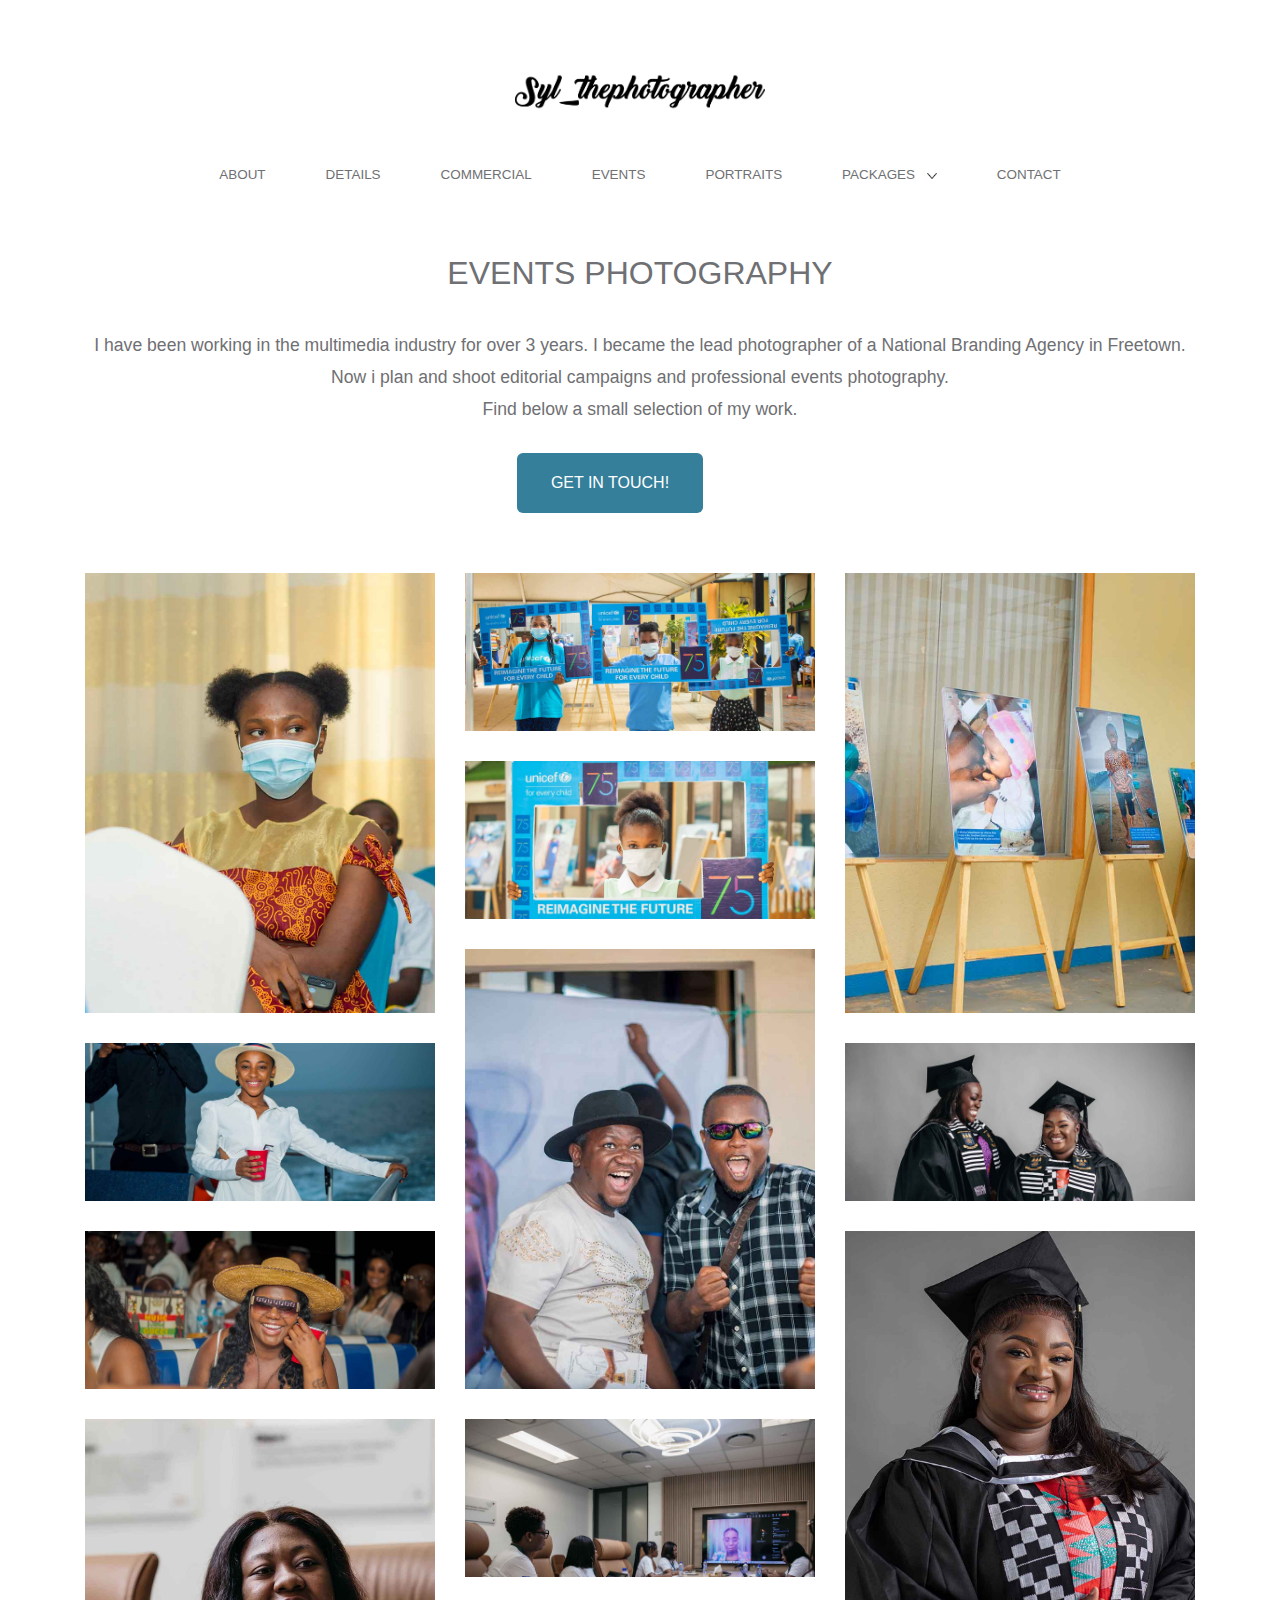
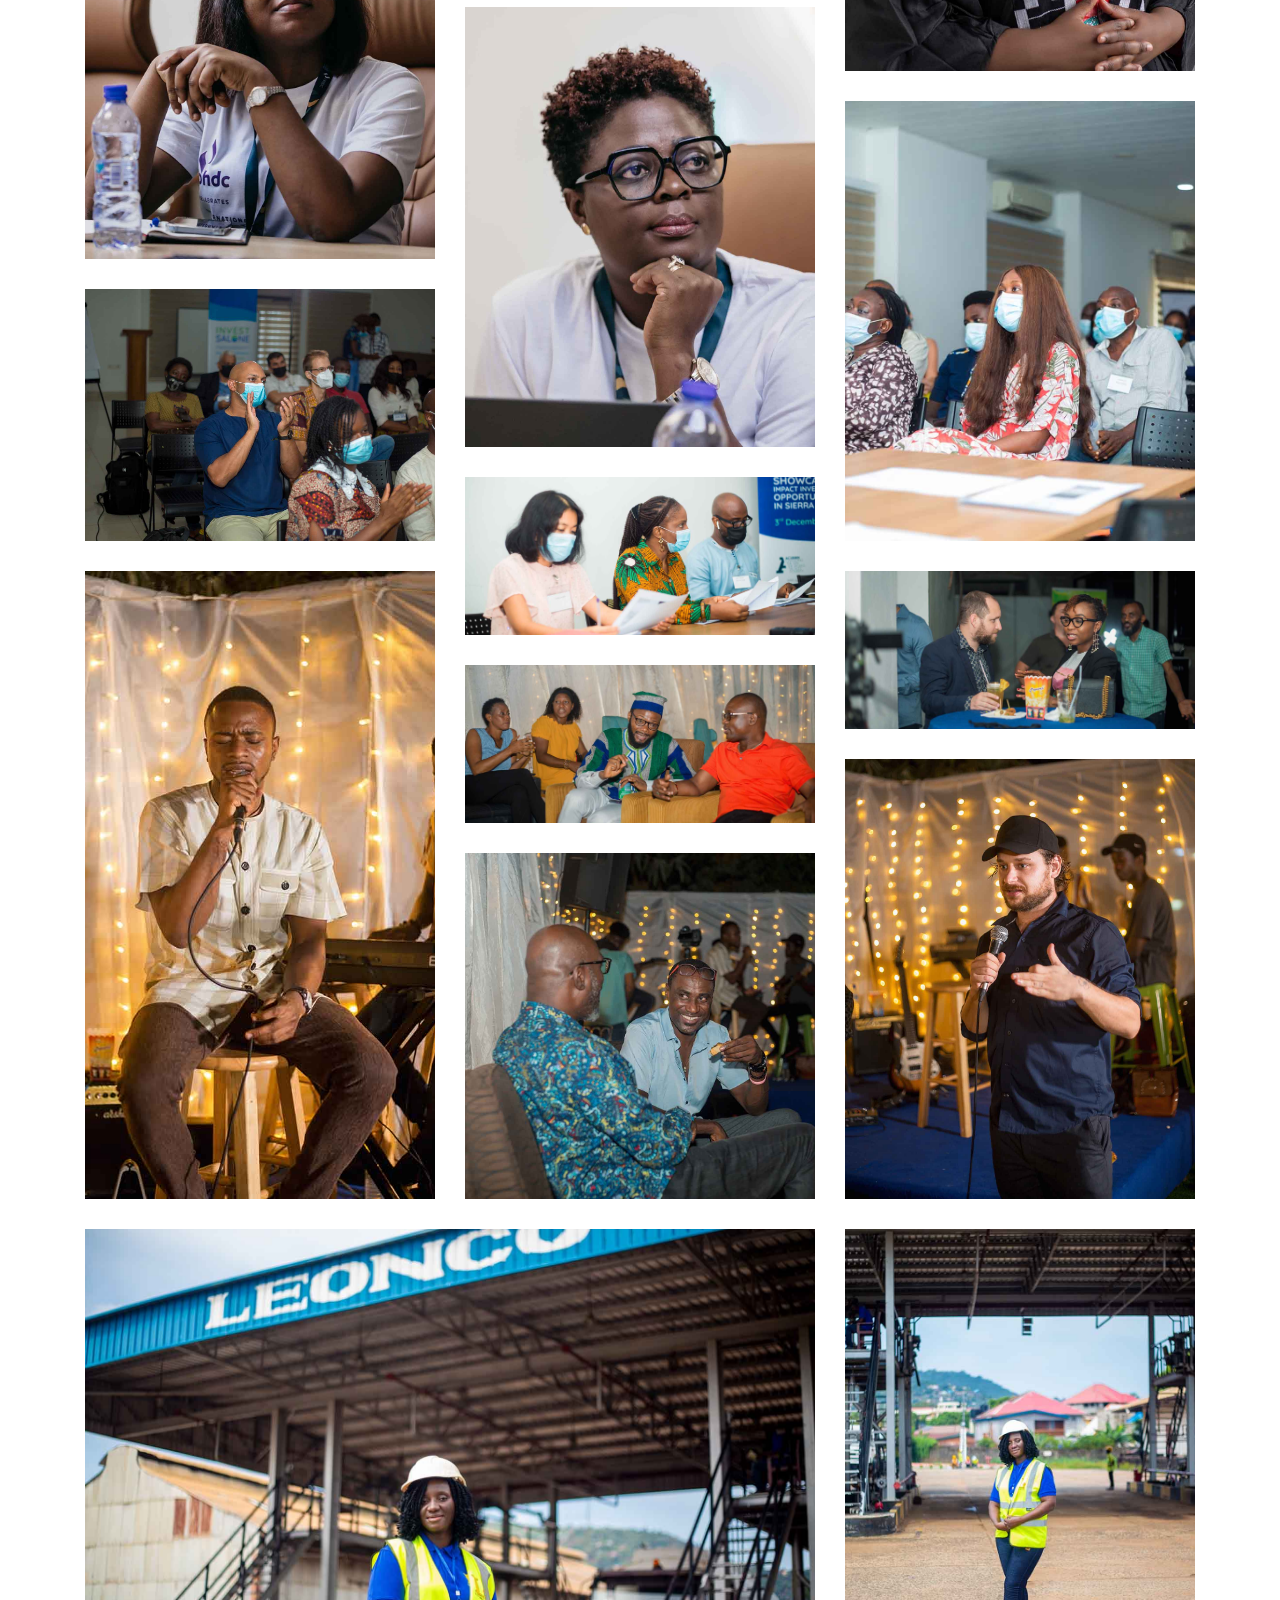
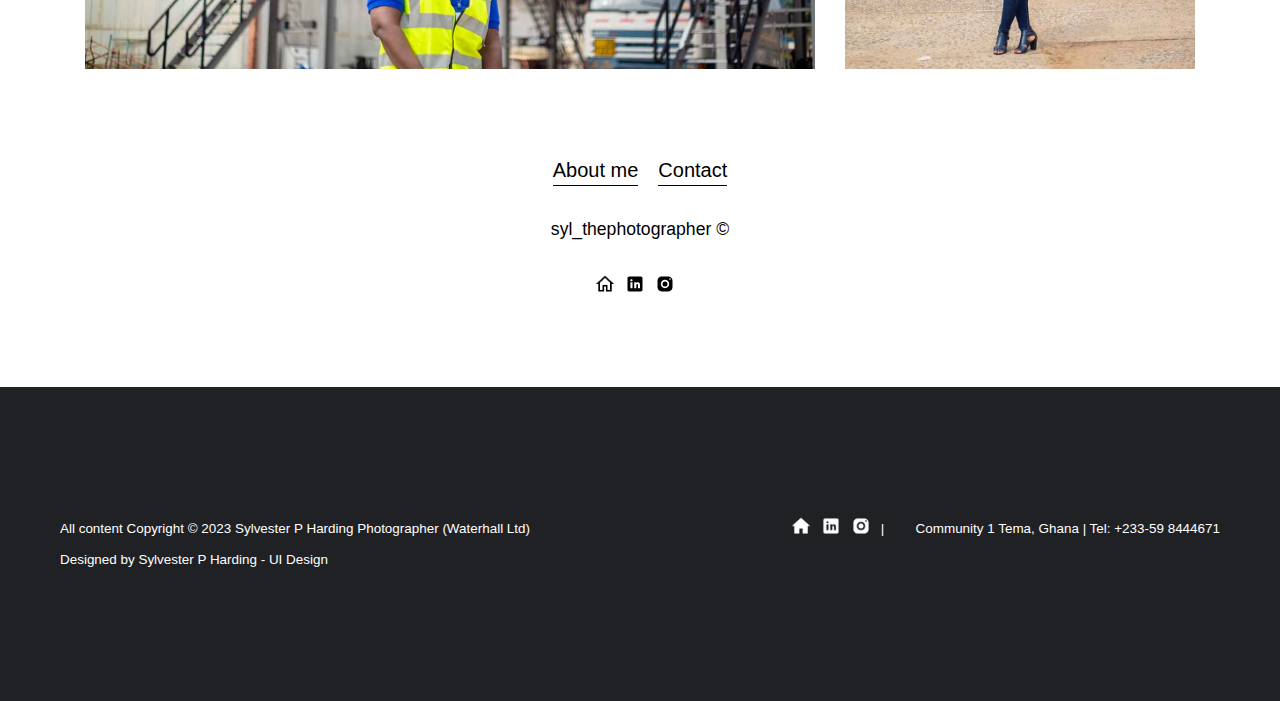
<file: events.html>
<!DOCTYPE html>
<html lang="en">
<head>
    <meta charset="UTF-8">
    <meta http-equiv="X-UA-Compatible" content="IE=edge">
    <meta name="viewport" content="width=device-width, initial-scale=1.0">
    <link rel="stylesheet" href="/design/sass/style.css">
    <title>Events</title>
</head>
<body>

    <!-- header section -->

<nav class="header">
        <div class="header__nav mb container">
            <div class="header__logo">
                <a href="/index.html"><img src="images/logo-black.png" alt="syl_thephotographer logo"></a>
            </div>
    
            <div class="header__menu">
                <div class="header__item">
                    <a href="/about.html" class="nav__item">ABOUT</a>
                </div>

                <div class="header__item">
                    <a href="/detail.html" class="nav__item">DETAILS</a>
                </div>
    
                <div class="header__item">
                    <a href="/commercial.html" class="nav__item">COMMERCIAL</a>
                </div>
    
                <div class="header__item">
                    <a href="/events.html" class="nav__item">EVENTS</a>
                </div>
    
                <div class="header__item">
                    <a href="/portrait.html" class="nav__item">PORTRAITS</a>
                </div>
    
                <div class="header__packages header__item">
                    <button class="header__dropbtn">
                        PACKAGES <img src="/images/icons/icons8-arrow-down-100.png" alt="">
                    </button>
                    <div class="header__dropdown__contents">
                        <a href="/por_packages.html" class="nav__item">Portrait Packages</a>
                        <a href="/event_packages.html" class="nav__item">Events Packages</a>
                        <a href="/pdt_packages.html" class="nav__item">Product Packages</a>
                    </div>
                </div>
    
                <div class="header__item">
                    <a href="/contact.html" class="nav__item">CONTACT</a>
                </div>
            </div>
        </div>
        
</nav>

<section class="portrait">

        <div class="portrait__container container mb">

            <div class="portrait__title mbt">
                <p>EVENTS PHOTOGRAPHY</p>
            </div>

            <div class="portrait__text mbt">
                <p>I have been working in the multimedia industry 
                    for over 3 years. I became the lead photographer 
                    of a National Branding Agency in Freetown.
                    Now i plan and shoot editorial campaigns
                    and professional events photography.
                    <br>
                    Find below a small selection of my work.
                </p>
            </div>

            <div class="cta about__cta">
                <a href="contact.html" class="zoom">GET IN TOUCH!</a>
            </div>
            
        </div>
</section>

<section class="por_gallery">
        <div class="por_gallery__wrapper container">
    
            <div class="por_gallery__column">

                <a class="por_gallery__item por_gallery__item--1" href="/images/Events/events_photography_by_sylvester_harding-07.jpg" data-lightbox="models" data-title="caption_1">
                    <img src="/images/Events/events_photography_by_sylvester_harding-07.jpg" class="por_gallery__img" alt="gallery">
                </a>
                <a class="por_gallery__item por_gallery__item--2" href="/images/Events/events_photography_by_sylvester_harding-04.jpg" data-lightbox="models" data-title="caption_1">
                    <img src="/images/Events/events_photography_by_sylvester_harding-04.jpg" class="por_gallery__img" alt="gallery">
                </a>
                <a class="por_gallery__item por_gallery__item--3" href="/images/Events/events_photography_by_sylvester_harding-03.jpg" data-lightbox="models" data-title="caption_1">
                    <img src="/images/Events/events_photography_by_sylvester_harding-03.jpg" class="por_gallery__img" alt="gallery">
                </a>
                <a class="por_gallery__item por_gallery__item--4" href="/images/Events/events_photography_by_sylvester_harding-11.jpg" data-lightbox="models" data-title="caption_1">
                    <img src="/images/Events/events_photography_by_sylvester_harding-11.jpg" class="por_gallery__img" alt="gallery">
                </a>
                <a class="por_gallery__item por_gallery__item--5" href="/images/Events/events_photography_by_sylvester_harding-05.jpg" data-lightbox="models" data-title="caption_1">
                    <img src="/images/Events/events_photography_by_sylvester_harding-05.jpg" class="por_gallery__img" alt="gallery">
                </a>
                <a class="por_gallery__item por_gallery__item--6 c4" href="/images/Events/events_photography_by_sylvester_harding-37.jpg" data-lightbox="models" data-title="caption_1">
                    <img src="/images/Events/events_photography_by_sylvester_harding-37.jpg" class="por_gallery__img" alt="gallery">
                </a>
                <a class="por_gallery__item por_gallery__item--7" href="/images/Events/events_photography_by_sylvester_harding-12.jpg" data-lightbox="models" data-title="caption_1">
                    <img src="/images/Events/events_photography_by_sylvester_harding-12.jpg" class="por_gallery__img" alt="gallery">
                </a>
                <a class="por_gallery__item por_gallery__item--8" href="/images/Events/events_photography_by_sylvester_harding-08.jpg" data-lightbox="models" data-title="caption_1">
                    <img src="/images/Events/events_photography_by_sylvester_harding-08.jpg" class="por_gallery__img" alt="gallery">
                </a>
                <a class="por_gallery__item por_gallery__item--9" href="/images/Events/events_photography_by_sylvester_harding-38.jpg" data-lightbox="models" data-title="caption_1">
                    <img src="/images/Events/events_photography_by_sylvester_harding-38.jpg" class="por_gallery__img" alt="gallery">
                </a>
                <a class="por_gallery__item por_gallery__item--10" href="/images/Events/events_photography_by_sylvester_harding-43.jpg" data-lightbox="models" data-title="caption_1">
                    <img src="/images/Events/events_photography_by_sylvester_harding-43.jpg" class="por_gallery__img" alt="gallery">
                </a>
                <a class="por_gallery__item por_gallery__item--11 ct" href="/images/Events/events_photography_by_sylvester_harding-42.jpg" data-lightbox="models" data-title="caption_1">
                    <img src="/images/Events/events_photography_by_sylvester_harding-42.jpg" class="por_gallery__img" alt="gallery">
                </a>
                <a class="por_gallery__item por_gallery__item--12" href="/images/Events/events_photography_by_sylvester_harding-33.jpg" data-lightbox="models" data-title="caption_1">
                    <img src="/images/Events/events_photography_by_sylvester_harding-33.jpg" class="por_gallery__img" alt="gallery">
                </a>
                <a class="por_gallery__item por_gallery__item--13" href="/images/Events/events_photography_by_sylvester_harding-41.jpg" data-lightbox="models" data-title="caption_1">
                    <img src="/images/Events/events_photography_by_sylvester_harding-41.jpg" class="por_gallery__img" alt="gallery">
                </a>
                <a class="por_gallery__item por_gallery__item--14" href="/images/Events/events_photography_by_sylvester_harding-29.jpg" data-lightbox="models" data-title="caption_1">
                    <img src="/images/Events/events_photography_by_sylvester_harding-29.jpg" class="por_gallery__img" alt="gallery">
                </a>
                <a class="por_gallery__item por_gallery__item--15" href="/images/Events/events_photography_by_sylvester_harding-14.jpg" data-lightbox="models" data-title="caption_1">
                    <img src="/images/Events/events_photography_by_sylvester_harding-14.jpg" class="por_gallery__img" alt="gallery">
                </a>
                <a class="por_gallery__item por_gallery__item--16" href="/images/Events/events_photography_by_sylvester_harding-31.jpg" data-lightbox="models" data-title="caption_1">
                    <img src="/images/Events/events_photography_by_sylvester_harding-31.jpg" class="por_gallery__img" alt="gallery">
                </a>
                <a class="por_gallery__item por_gallery__item--17" href="/images/Events/events_photography_by_sylvester_harding-17.jpg" data-lightbox="models" data-title="caption_1">
                    <img src="/images/Events/events_photography_by_sylvester_harding-17.jpg" class="por_gallery__img" alt="gallery">
                </a>
                <a class="por_gallery__item por_gallery__item--18" href="/images/Events/events_photography_by_sylvester_harding-10.jpg" data-lightbox="models" data-title="caption_1">
                    <img src="/images/Events/events_photography_by_sylvester_harding-10.jpg" class="por_gallery__img" alt="gallery">
                </a>
                <a class="por_gallery__item por_gallery__item--19" href="/images/Events/events_photography_by_sylvester_harding-19.jpg" data-lightbox="models" data-title="caption_1">
                    <img src="/images/Events/events_photography_by_sylvester_harding-19.jpg" class="por_gallery__img" alt="gallery">
                </a>
                <a class="por_gallery__item por_gallery__item--20" href="/images/Events/events_photography_by_sylvester_harding-23.jpg" data-lightbox="models" data-title="caption_1">
                    <img src="/images/Events/events_photography_by_sylvester_harding-23.jpg" class="por_gallery__img" alt="gallery">
                </a>
                <a class="por_gallery__item por_gallery__item--21" href="/images/Events/events_photography_by_sylvester_harding-21.jpg" data-lightbox="models" data-title="caption_1">
                    <img src="/images/Events/events_photography_by_sylvester_harding-21.jpg" class="por_gallery__img" alt="gallery">
                </a>
                <a class="por_gallery__item por_gallery__item--22" href="/images/Events/events_photography_by_sylvester_harding-09.jpg" data-lightbox="models" data-title="caption_1">
                    <img src="/images/Events/events_photography_by_sylvester_harding-09.jpg" class="por_gallery__img" alt="gallery">
                </a>
                
            </div>
</section>

   <!-- extra section -->

   <section class="extra ext--black">
    <div class="extra__container container container--pall">
        <div class="extra__text mbt">
            <a href="/about.html">About me</a>
            <a href="/contact.html">Contact</a>
        </div>

        <div class="extra__name mbt">
            <p>syl_thephotographer ©</p>
        </div>
        
        <div class="footer__icons">
            <div class="footer__icon">
                <a href="/index.html"><img src="/images/icons/icons8-home-96.png" alt=""></a>
            </div>
            <div class="footer__icon">
                <a href="https://www.linkedin.com/in/sylvester-harding-syl-thephotographer" target="_blank"><img src="/images/icons/icons8-linkedin.svg" alt=""></a>
            </div>
            <div class="footer__icon">
                <a href="https://www.instagram.com/syl_thephotographer/" target="_blank"><img src="/images/icons/icons8-instagram.svg" alt=""></a>
            </div>
            
        </div>
    </div>
</section>

<!-- Footer section -->
<section class="footer">

<div class="footer__container">
    <div class="footer__items">
        <div class="footer__column-1">
            <p>All content Copyright © 2023 Sylvester P Harding
                Photographer (Waterhall Ltd)
        </div>
    
        <div class="footer__column-2">

            <div class="footer__icons">
                <div class="footer__icon extra">
                    <a href="index.html"><img src="/images/icons/icons8-home-w.png" alt=""></a>
                </div>
                <div class="footer__icon extra">
                    <a href="https://www.linkedin.com/in/sylvester-harding-syl-thephotographer" target="_blank"><img src="/images/icons/icons8-linkedin-w.png" alt=""></a>
                </div>
                <div class="footer__icon extra">
                    <a href="https://www.instagram.com/syl_thephotographer/" target="_blank"><img src="/images/icons/icons8-instagram-w.png" alt=""></a>
                </div>
                
            </div>

            <p> | &ensp; &ensp; &ensp;Community 1 Tema, Ghana | Tel: +233-59 8444671</p></p>

                
        </div>
       
    </div>

    <div class="footer__items footer__items__design">
        <p>Designed by Sylvester P Harding - UI Design</p>
    </div>
    
</div>

</section>
    
    
</div>

<script src="/design/js/portrait.js"></script>
<script src="/design/js/lightbox-plus-jquery.js"></script>
</body>
</html>
</file>
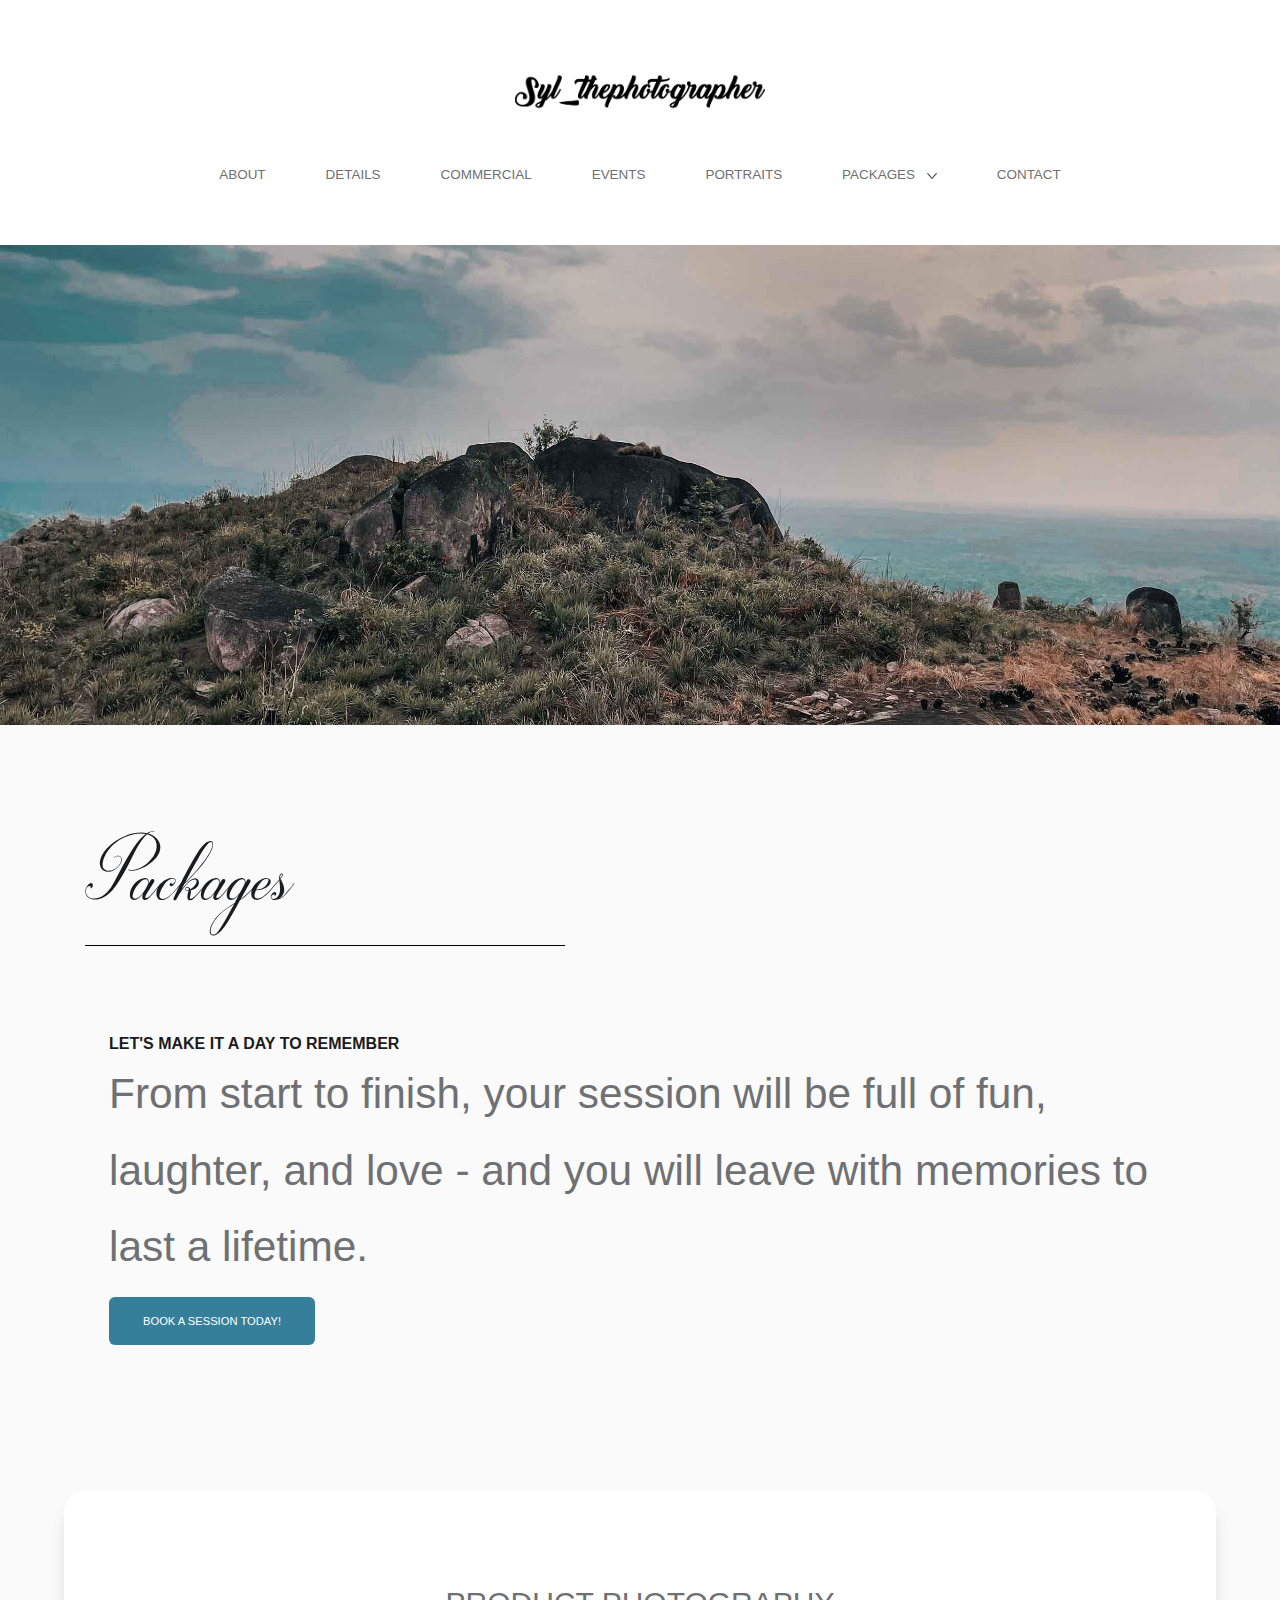
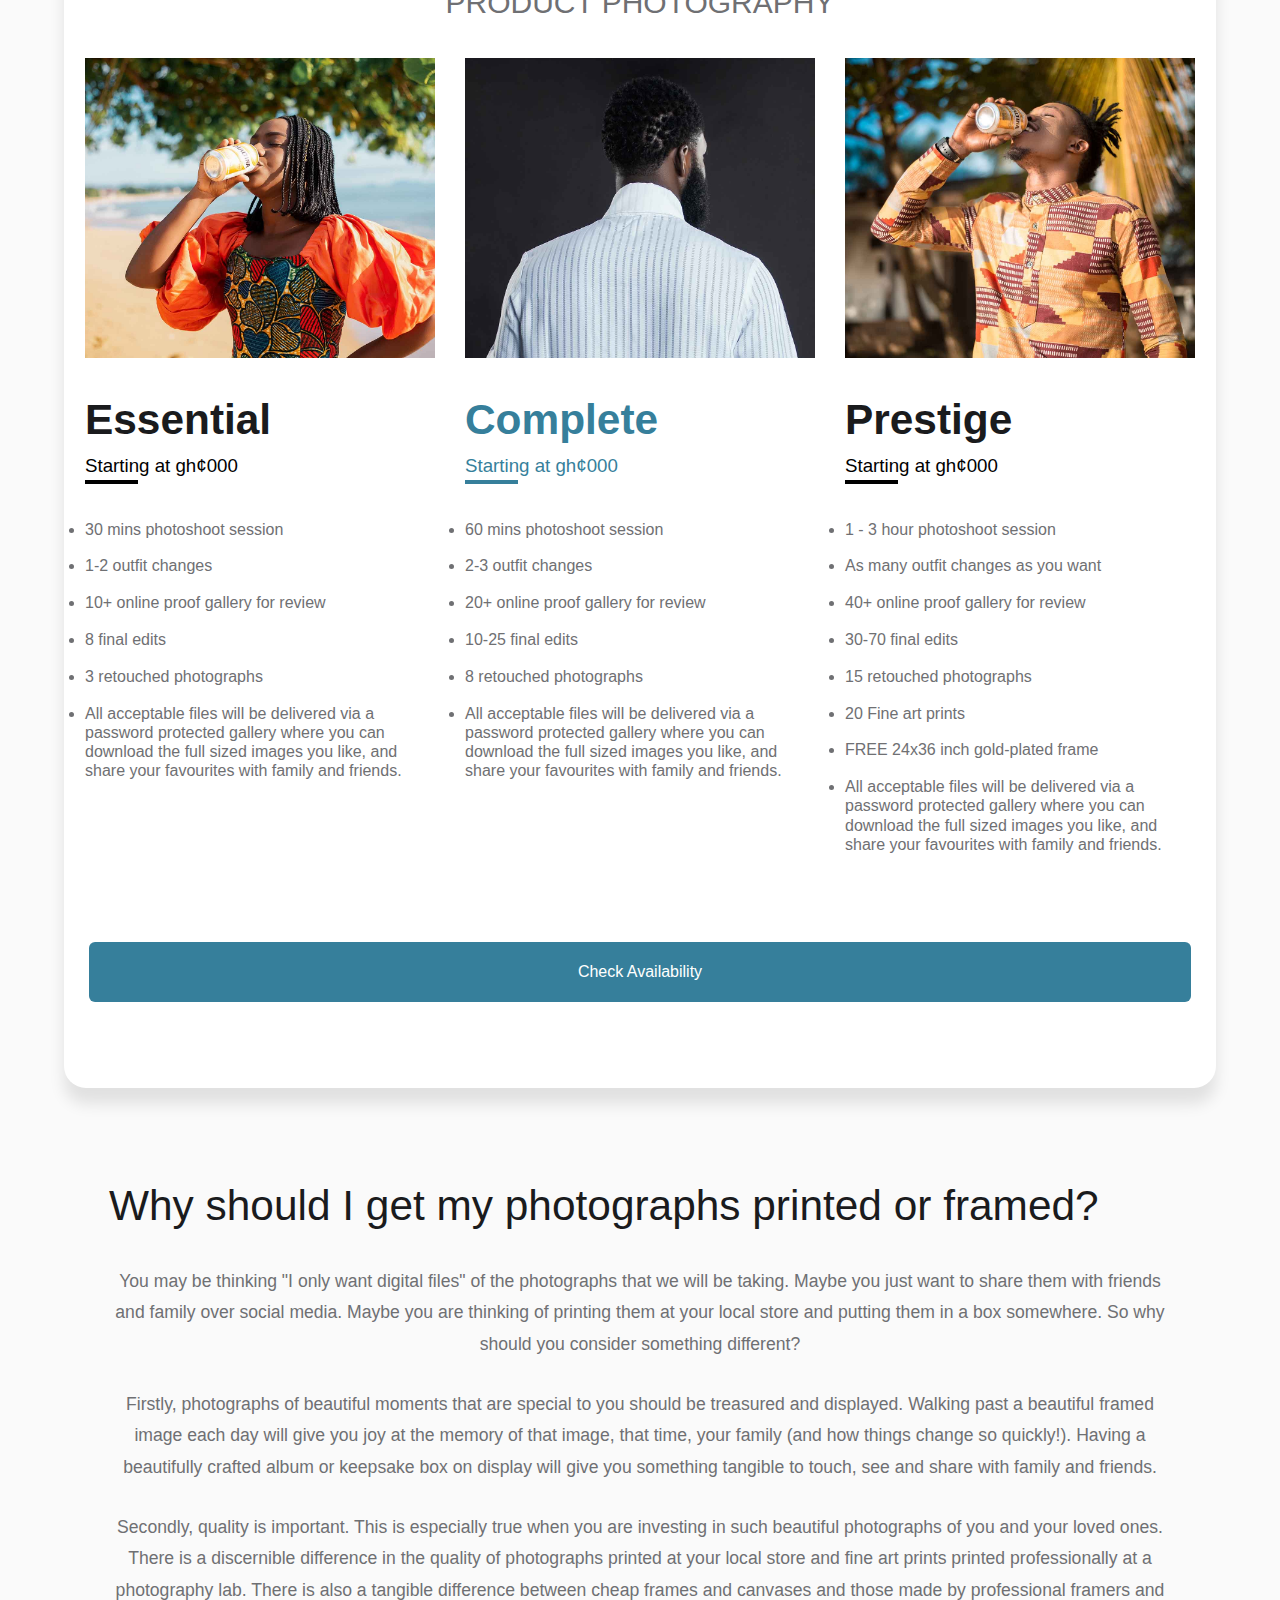
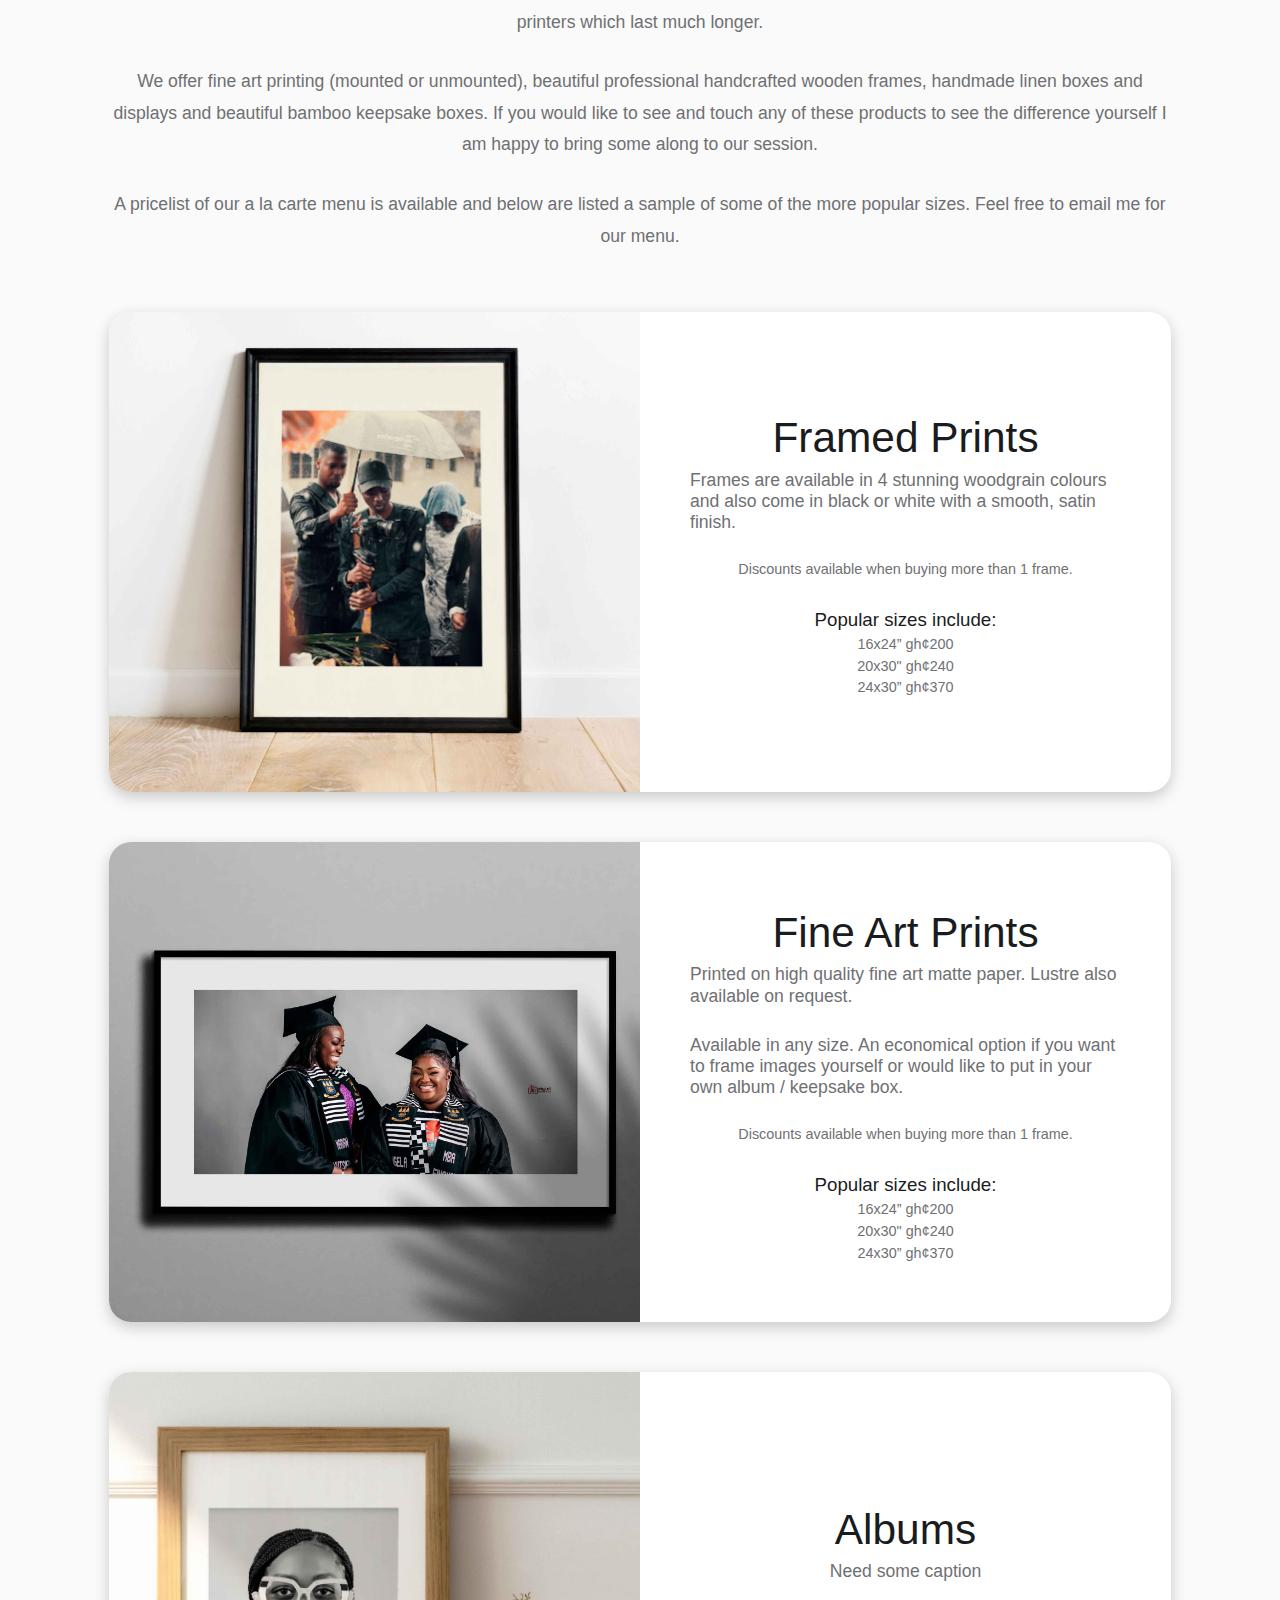
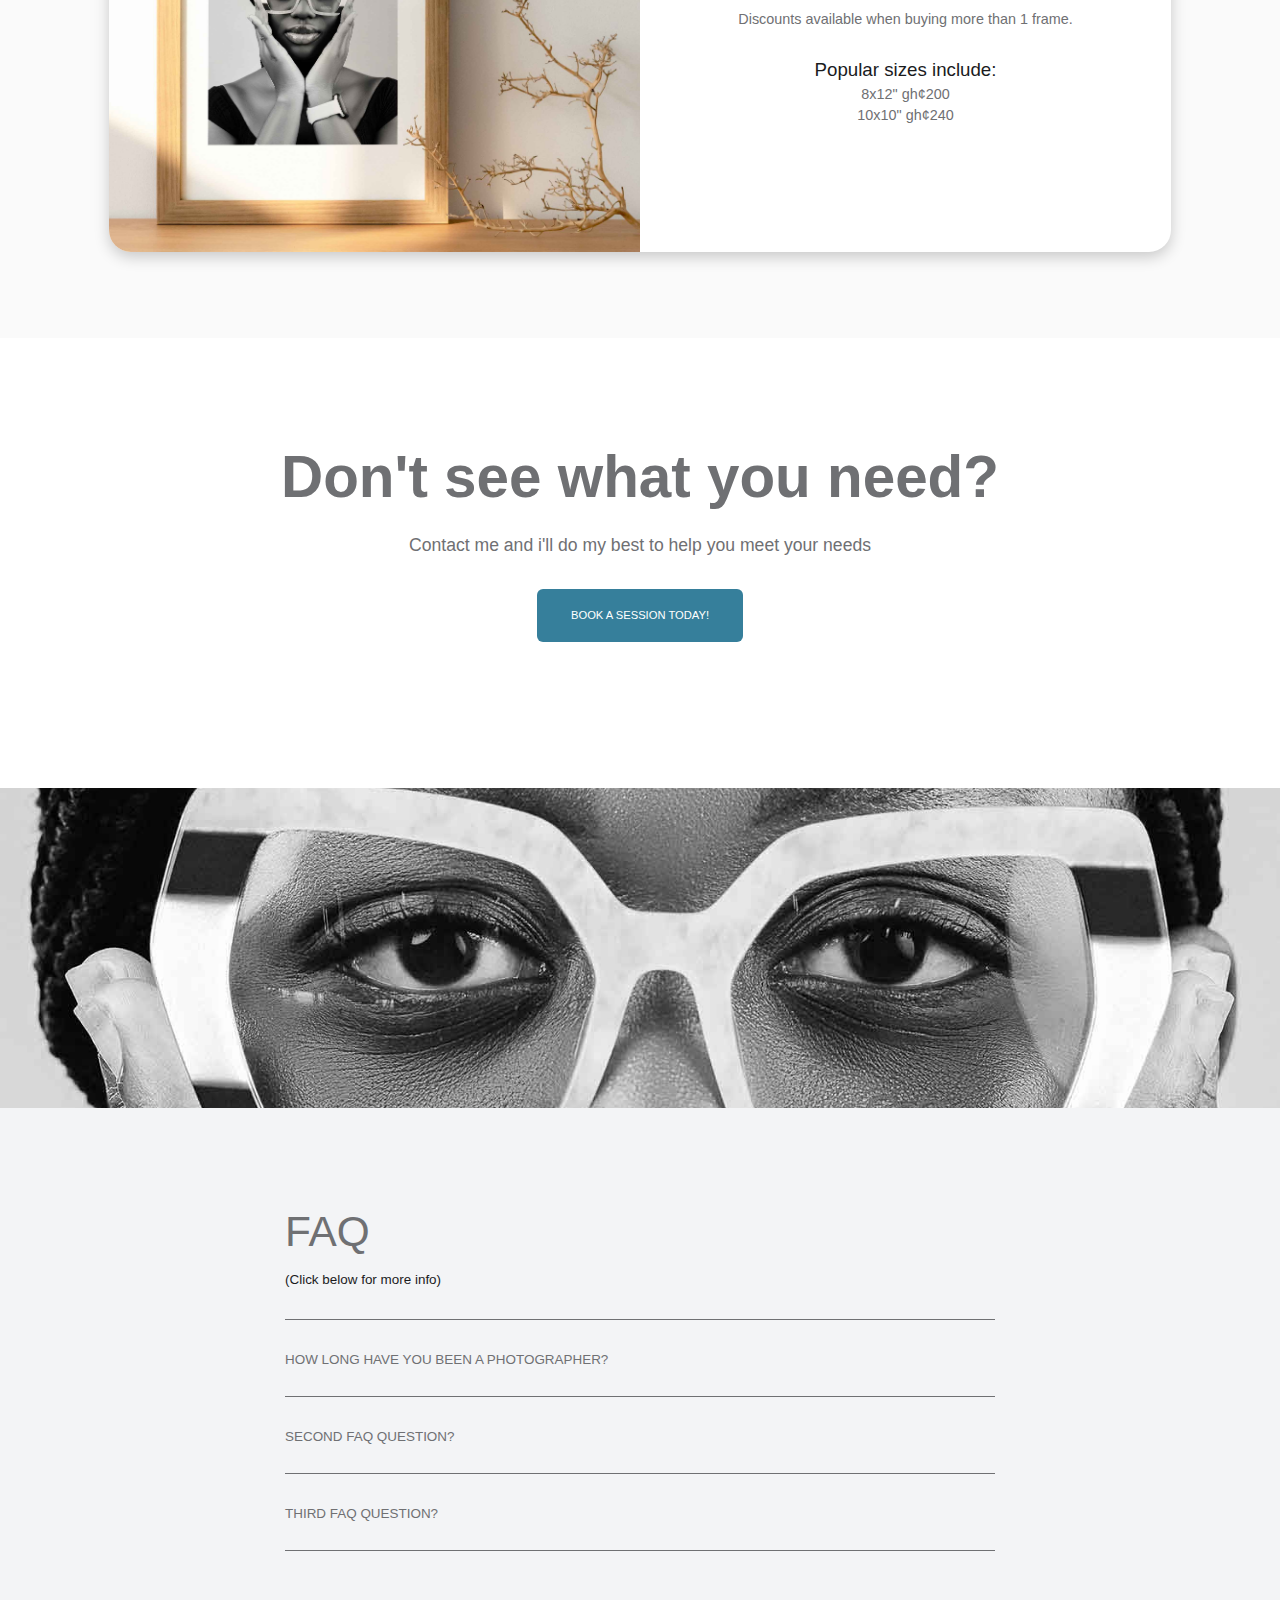
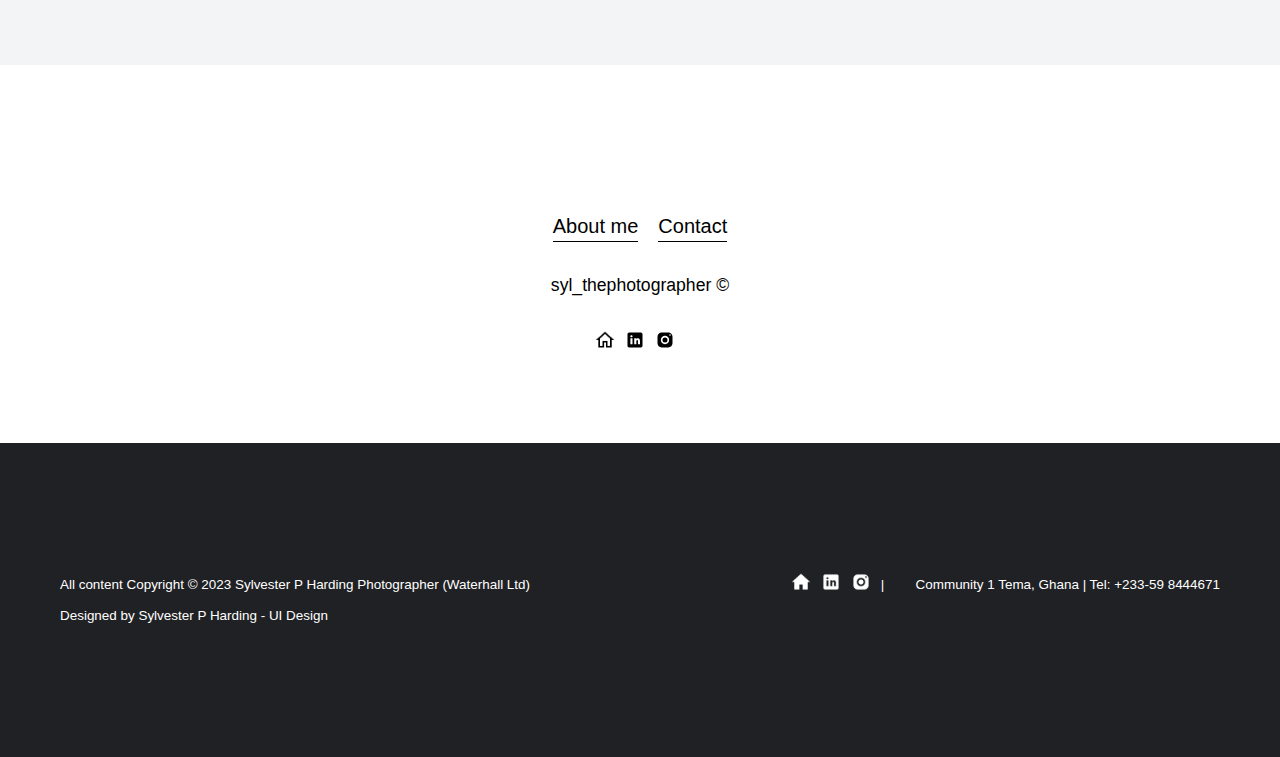
<file: pdt_packages.html>
<!DOCTYPE html>
<html lang="en">
<head>
    <meta charset="UTF-8">
    <meta http-equiv="X-UA-Compatible" content="IE=edge">
    <meta name="viewport" content="width=device-width, initial-scale=1.0">
    <link rel="stylesheet" href="/design/sass/style.css">
    <title>Packages</title>
</head>
<body>

    <!-- header section -->

    <nav class="header">
        <div class="header__nav mb container">
            <div class="header__logo">
                <a href="/index.html"><img src="images/logo-black.png" alt="syl_thephotographer logo"></a>
            </div>
    
            <div class="header__menu">
                <div class="header__item">
                    <a href="/about.html" class="nav__item">ABOUT</a>
                </div>

                <div class="header__item">
                    <a href="/detail.html" class="nav__item">DETAILS</a>
                </div>
    
                <div class="header__item">
                    <a href="/commercial.html" class="nav__item">COMMERCIAL</a>
                </div>
    
                <div class="header__item">
                    <a href="/events.html" class="nav__item">EVENTS</a>
                </div>
    
                <div class="header__item">
                    <a href="/portrait.html" class="nav__item">PORTRAITS</a>
                </div>
    
                <div class="header__packages header__item">
                    <button class="header__dropbtn">
                        PACKAGES <img src="/images/icons/icons8-arrow-down-100.png" alt="">
                    </button>
                    <div class="header__dropdown__contents">
                        <a href="/por_packages.html" class="nav__item">Portrait Packages</a>
                        <a href="/event_packages.html" class="nav__item">Events Packages</a>
                        <a href="/pdt_packages.html" class="nav__item">Product Packages</a>
                    </div>
                </div>
    
                <div class="header__item">
                    <a href="/contact.html" class="nav__item">CONTACT</a>
                </div>
            </div>
        </div>
        
    </nav>


    <!-- page main div -->
    <div class="packages__page">

               <!-- hero section -->

    <section class="p_hero">

        <div class="p_hero__wrapper">

            <div class="p_hero__image"></div>
        </div>
    </section>


    <!-- About section -->

    <section class="packages">
        <div class="container packages__container container--pt">
            <div class="packages__header">
                <h1>Packages</h1>
                
            </div>
        </div>

    </section>


    <!-- details section -->

    <section class="packages">
        <div class="packages__wrapper container container--pall">
            <div class="packages__title">
                
                <div class="packages__text mbt">
                    <h4>LET'S MAKE IT A DAY TO REMEMBER</h4>

                <p>From start to finish, your session will be full of fun, 
                    laughter, and love - and you will leave with 
                    memories to last a lifetime.
                </p>
                </div>
                
                <div class="cta packages__cta">
                    <a href="contact.html" class="zoom">BOOK A SESSION TODAY!</a>
                </div>
            </div>

        </div>
    </section>

    <!-- Offer section -->

    <section class="offer">

        <div class="offer__wrapper container--py">

            <div class="offer__title mbt">
                <p>PRODUCT PHOTOGRAPHY</p>
            </div>
            <div class="offer__container container mb">
                <div class="offer__item">
    
                    <div class="offer__img offer__item--1">
                        <img src="/images/product/product_photography_by_sylvester_harding-15.jpg"alt="gallery">
                    </div>
                    
                    <div class="offer__text text--pt mbt">
                        <div class="offer__pac mbt">
                            <h2>Essential</h2>
                            <h3>Starting at gh¢000</h3>
                        </div>
                        
                        <ul>
                            <li>30 mins photoshoot session</li>
     
                             <li>1-2 outfit changes</li>
 
                             <li>10+ online proof gallery for review</li>

                             <li>8 final edits</li>

                             <li>3 retouched photographs</li> 
                         </ul>

                         <ul class="online__gallery">
                            <li>
                               <p>All acceptable files will be delivered via 
                                   a password protected gallery where you can 
                                   download the full sized images you like, and 
                                   share your favourites with family and friends.
                               </p>
                            </li>
                            
                        </ul>
                    </div>
                </div>
    
                <div class="offer__item">
    
                    <div class="offer__img offer__item--2 ct">
                        <img src="/images/product/product_photography_by_sylvester_harding-05.jpg"alt="gallery">
                    </div>
                    
                    <div class="offer__text text--pt mbt">
                        
                        <div class="offer__pac offer__mainOffer mbt">
                            <h2>Complete</h2>
                            <h3>Starting at gh¢000</h3>
                        </div>

                        <ul>
                           <li>60 mins photoshoot session</li>
    
                            <li>2-3 outfit changes</li>

                            <li>20+ online proof gallery for review</li>

                            <li>10-25 final edits</li>

                            <li>8 retouched photographs</li> 
                        </ul>
    
                        <ul class="online__gallery">
                            <li><p>All acceptable files will be delivered via 
                                    a password protected gallery where you can 
                                    download the full sized images you like, and 
                                    share your favourites with family and friends.
                                </p>
                            </li>
                            
                        </ul>
                    </div>
                </div>
                
                <div class="offer__item">
    
                    <div class="offer__img offer__item--3">
                        <img src="/images/product/product_photography_by_sylvester_harding-17.jpg"alt="gallery">
                    </div>
                    
                    <div class="offer__text text--pt mbt">

                        <div class="offer__pac mbt">
                            <h2>Prestige</h2>
                            <h3>Starting at gh¢000</h3>
                        </div>

                        <ul>
                            <li>1 - 3 hour photoshoot session</li>
     
                             <li>As many outfit changes as you want</li>
 
                             <li>40+ online proof gallery for review</li>
 
                             <li>30-70 final edits</li>
 
                             <li>15 retouched photographs</li>

                             <li>20 Fine art prints</li>

                             <li>FREE 24x36 inch gold-plated frame</li>
                         </ul>
     
                         <ul class="online__gallery">
                             <li>
                                <p>All acceptable files will be delivered via 
                                    a password protected gallery where you can 
                                    download the full sized images you like, and 
                                    share your favourites with family and friends.
                                </p>
                             </li>
                             
                         </ul>
                    </div>
                    
                </div>
    
                
            </div>

            <div class="offer__availability cta about__cta">
                <a href="contact.html" class="zoom">Check Availability</a>
            </div>

        </div>

    </section>


    <!-- Frame section -->

    <div class="frame">
        <div class="frame__container container container--pall">
            <div class="frame__title mb">
                <h1 class="mbt">Why should I get my photographs printed or framed?</h1>

                <div class="detail__text mbt">
                    <p>
                        You may be thinking "I only want digital files" of the photographs 
                    that we will be taking. Maybe you just want to share them with 
                    friends and family over social media. Maybe you are thinking of 
                    printing them at your local store and putting them in a box somewhere. 
                    So why should you consider something different?
                    
                    </p>
                </div>

                <div class="detail__text mbt">
                    <p>
                        Firstly, photographs of beautiful moments that are special to you 
                    should be treasured and displayed. Walking past a beautiful framed 
                    image each day will give you joy at the memory of that image, that 
                    time, your family (and how things change so quickly!). Having a 
                    beautifully crafted album or keepsake box on display will give you 
                    something tangible to touch, see and share with family and friends.
                    
                    </p>
                </div>

                <div class="detail__text mbt">
                    <p>
                        Secondly, quality is important. This is especially true when you are 
                    investing in such beautiful photographs of you and your loved ones. 
                    There is a discernible difference in the quality of photographs 
                    printed at your local store and fine art prints printed professionally 
                    at a photography lab. There is also a tangible difference between cheap 
                    frames and canvases and those made by professional framers and printers 
                    which last much longer.
                    
                    </p>
                </div>

                <div class="detail__text mbt">
                    <p>
                        We offer fine art printing (mounted or unmounted), beautiful 
                    professional handcrafted wooden frames, handmade linen boxes and 
                    displays and beautiful bamboo keepsake boxes. If you would like to 
                    see and touch any of these products to see the difference yourself I
                     am happy to bring some along to our session.
                    
                    </p>
                </div>

                <div class="detail__text mbt">
                    <p><strong>
                        A pricelist of our a la carte menu is available and below are listed a 
                    sample of some of the more popular sizes. Feel free to email me for 
                    our menu.</strong>
                    
                    </p>
                </div>
            </div>
            <div class="frame__items">
                <div class="frame__items__item">
                    <div class="frame__items__item__image">
                        <img src="/images/frames/57748.jpg" alt="">
                    </div>
                    

                    <div class="frame__items__item__text">
                        <h1>Framed Prints</h1>

                        <div class="detail__text mbt">
                            <p>
                                Frames are available in 4 stunning woodgrain 
                                colours and also come in black or white with a smooth, satin 
                                finish.
                            
                            </p>
                        </div>

                        <div class="subscript__text mbt">
                            <p>
                                Discounts available when buying more than 1 frame.
                            </p>
                        </div>

                        <div class="detail__text">

                            <div class="frame__items__item__text__price">
                                <h3>Popular sizes include:</h3>
                                <p>
                                    16x24” gh¢200<br>
                                    20x30" gh¢240<br>
                                    24x30” gh¢370<br>
                                </p>
                            </div>
                            
                        </div>

                    </div>
                    
                </div>

                <div class="frame__items__item">
                    <div class="frame__items__item__image">
                        <img src="/images/frames/81.jpg" alt="">
                    </div>
                    

                    <div class="frame__items__item__text">
                        <h1>Fine Art Prints</h1>

                        <div class="detail__text mbt">
                            <p>
                                Printed on high quality fine art matte 
                                paper. Lustre also available on request. 
                            </p>
                        </div>

                        <div class="detail__text mbt">
                            <p>
                                Available in any size. An economical 
                                option if you want to frame images yourself 
                                or would like to put in your own 
                                album / keepsake box.
                            </p>
                        </div>

                        <div class="subscript__text mbt">
                            <p>
                                Discounts available when buying more than 1 frame.
                            </p>
                        </div>

                        <div class="detail__text">

                            <div class="frame__items__item__text__price">
                                <h3>Popular sizes include:</h3>
                                <p>
                                    16x24” gh¢200<br>
                                    20x30" gh¢240<br>
                                    24x30” gh¢370<br>
                                </p>
                            </div>
                            
                        </div>

                    </div>
                    
                </div>

                <div class="frame__items__item">
                    <div class="frame__items__item__image">
                        <img src="/images/frames/v939-438-nunny-02.jpg" alt="">
                    </div>
                    

                    <div class="frame__items__item__text">
                        <h1>Albums</h1>

                        <div class="detail__text mbt">
                            <p>
                                Need some caption


                            
                            </p>
                        </div>

                        <div class="subscript__text mbt">
                            <p>
                                Discounts available when buying more than 1 frame.
                            </p>
                        </div>

                        <div class="detail__text">

                            <div class="frame__items__item__text__price">
                                <h3>Popular sizes include:</h3>
                                <p>
                                    8x12" gh¢200<br>
                                    10x10" gh¢240<br>
                                </p>
                            </div>
                            
                        </div>

                    </div>
                    
                </div>
            </div>
        </div>
    </div>


    <!-- prompt section -->

    <section class="prompt">
        <div class="prompt__container mb container--pall">
            <div class="prompt__item">
                <div class="prompt__text mbt">
                    <div class="prompt__title">
                        <p>Don't see what you need?</p>
                    </div>
                    
                    <p>Contact me and i'll do my best to help you 
                        meet your needs
                    </p>
                </div>    
                

                <div class="cta packages__cta prompt__cta">
                    <a href="contact.html" class="zoom">BOOK A SESSION TODAY!</a>
                </div>
            </div>
        </div>
    </section>


    <!-- strip -->

    <section class="strip">
    <div class="strip__container">
        <div class="strip__item">
            <div class="strip__img"></div>

            <!-- <h5>—Adepa Botchey, Accra</h5> -->
        </div>
    </div>
    </section>


    <!-- FAQ section -->

<section class="faq mb">
    
    <div class="faq__container container container--py">
        <div class="faq__items">
            <div class="faq__title mbt">
                <p>FAQ</p>
                <h4 class="fm mbt">(Click below for more info)</h4>
            </div>

            <!-- first FAQ -->
            <div class="faq__item mbt bb">
                <button onclick="firstFaqFun()">
                    <p class="text-spacing fm">
                        HOW LONG HAVE YOU BEEN A PHOTOGRAPHER?
                    </p>
                </button>
                
                <div class="faq__item__answer first">
                    <p>I have been capturing and editing photographs for 
                        much of my working life, be it weddings,
                        landscapes, wildlife, commercial products 
                        or families, it has become 
                        a passion and obsession of mine.
                    </p>
                </div>
                
            </div>

            <!-- second FAQ -->
            <div class="faq__item mbt bb">
                <button onclick="secondFaqFun()">
                    <p class="text-spacing fm">
                        SECOND FAQ QUESTION?
                    </p>
                </button>
                
                <div class="faq__item__answer second">
                    <p>I have been capturing and editing photographs for 
                        much of my working life, be it weddings,
                        landscapes, wildlife, commercial products 
                        or families, it has become 
                        a passion and obsession of mine.
                    </p>
                </div>
                
            </div>

            <!-- third FAQ -->
            <div class="faq__item mbt bb">
                <button onclick="thirdFaqFun()">
                    <p class="text-spacing fm">
                        THIRD FAQ QUESTION?
                    </p>
                </button>
                
                <div class="faq__item__answer third">
                    <p>I have been capturing and editing photographs for 
                        much of my working life, be it weddings,
                        landscapes, wildlife, commercial products 
                        or families, it has become 
                        a passion and obsession of mine.
                    </p>
                </div>
                
            </div>

                
            </div>
        
        </div>
    </div>
</section>



    <!-- extra section -->

    <section class="extra ext--black">
    <div class="extra__container container container--pall">
        <div class="extra__text mbt">
            <a href="/about.html">About me</a>
            <a href="/contact.html">Contact</a>
        </div>

        <div class="extra__name mbt">
            <p>syl_thephotographer ©</p>
        </div>
        
        <div class="footer__icons">
            <div class="footer__icon">
                <a href="/index.html"><img src="/images/icons/icons8-home-96.png" alt=""></a>
            </div>
            <div class="footer__icon">
                <a href="https://www.linkedin.com/in/sylvester-harding-syl-thephotographer" target="_blank"><img src="/images/icons/icons8-linkedin.svg" alt=""></a>
            </div>
            <div class="footer__icon">
                <a href="https://www.instagram.com/syl_thephotographer/" target="_blank"><img src="/images/icons/icons8-instagram.svg" alt=""></a>
            </div>
            
        </div>
    </div>
    </section>

    



        <!-- Footer section -->
    <section class="footer">

        <div class="footer__container">
            <div class="footer__items">
                <div class="footer__column-1">
                    <p>All content Copyright © 2023 Sylvester P Harding
                        Photographer (Waterhall Ltd)
                </div>
            
                <div class="footer__column-2">

                    <div class="footer__icons">
                        <div class="footer__icon extra">
                            <a href="index.html"><img src="/images/icons/icons8-home-w.png" alt=""></a>
                        </div>
                        <div class="footer__icon extra">
                            <a href="https://www.linkedin.com/in/sylvester-harding-syl-thephotographer" target="_blank"><img src="/images/icons/icons8-linkedin-w.png" alt=""></a>
                        </div>
                        <div class="footer__icon extra">
                            <a href="https://www.instagram.com/syl_thephotographer/" target="_blank"><img src="/images/icons/icons8-instagram-w.png" alt=""></a>
                        </div>
                        
                    </div>

                    <p> | &ensp; &ensp; &ensp;Community 1 Tema, Ghana | Tel: +233-59 8444671</p></p>

                
                </div>
               
            </div>
    
            <div class="footer__items footer__items__design">
                <p>Designed by Sylvester P Harding - UI Design</p>
            </div>
            
        </div>
        
    </section>

<script src="/design/js/script.js"></script>
</body>
</html>
</file>
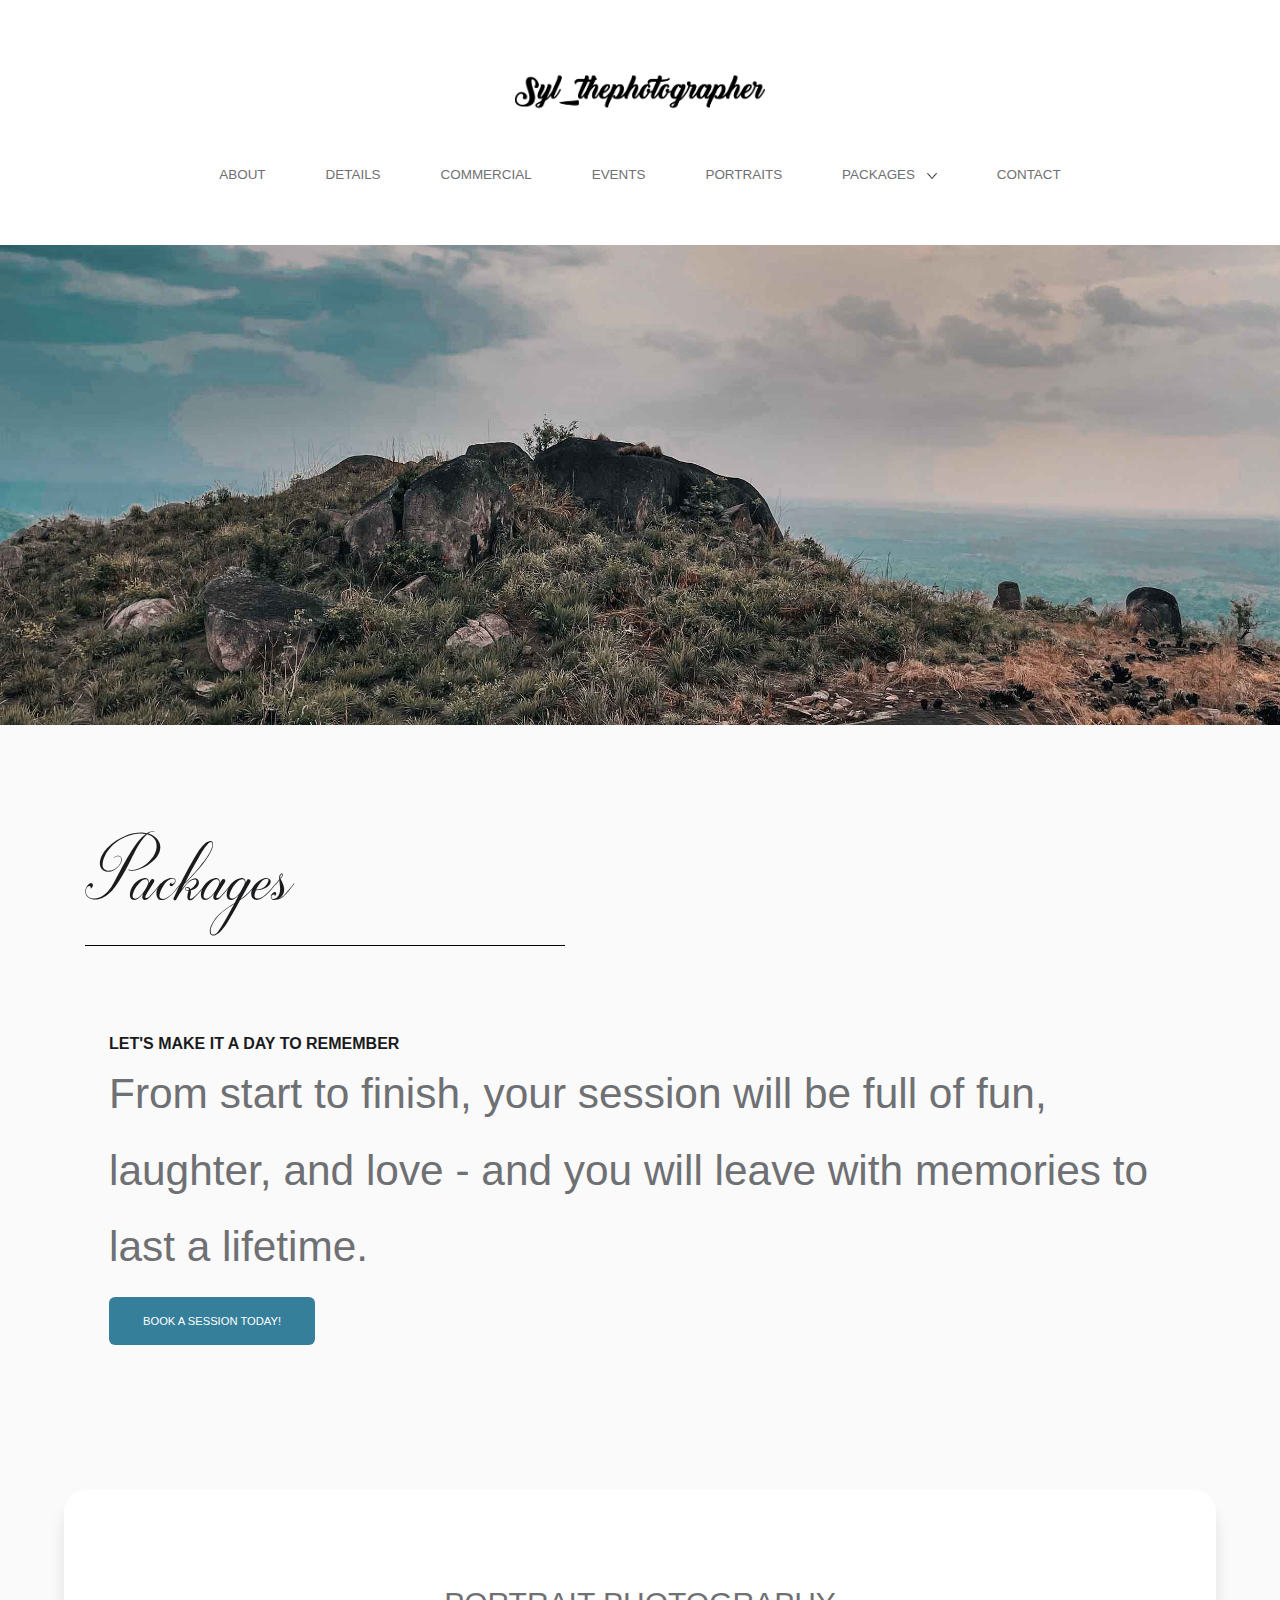
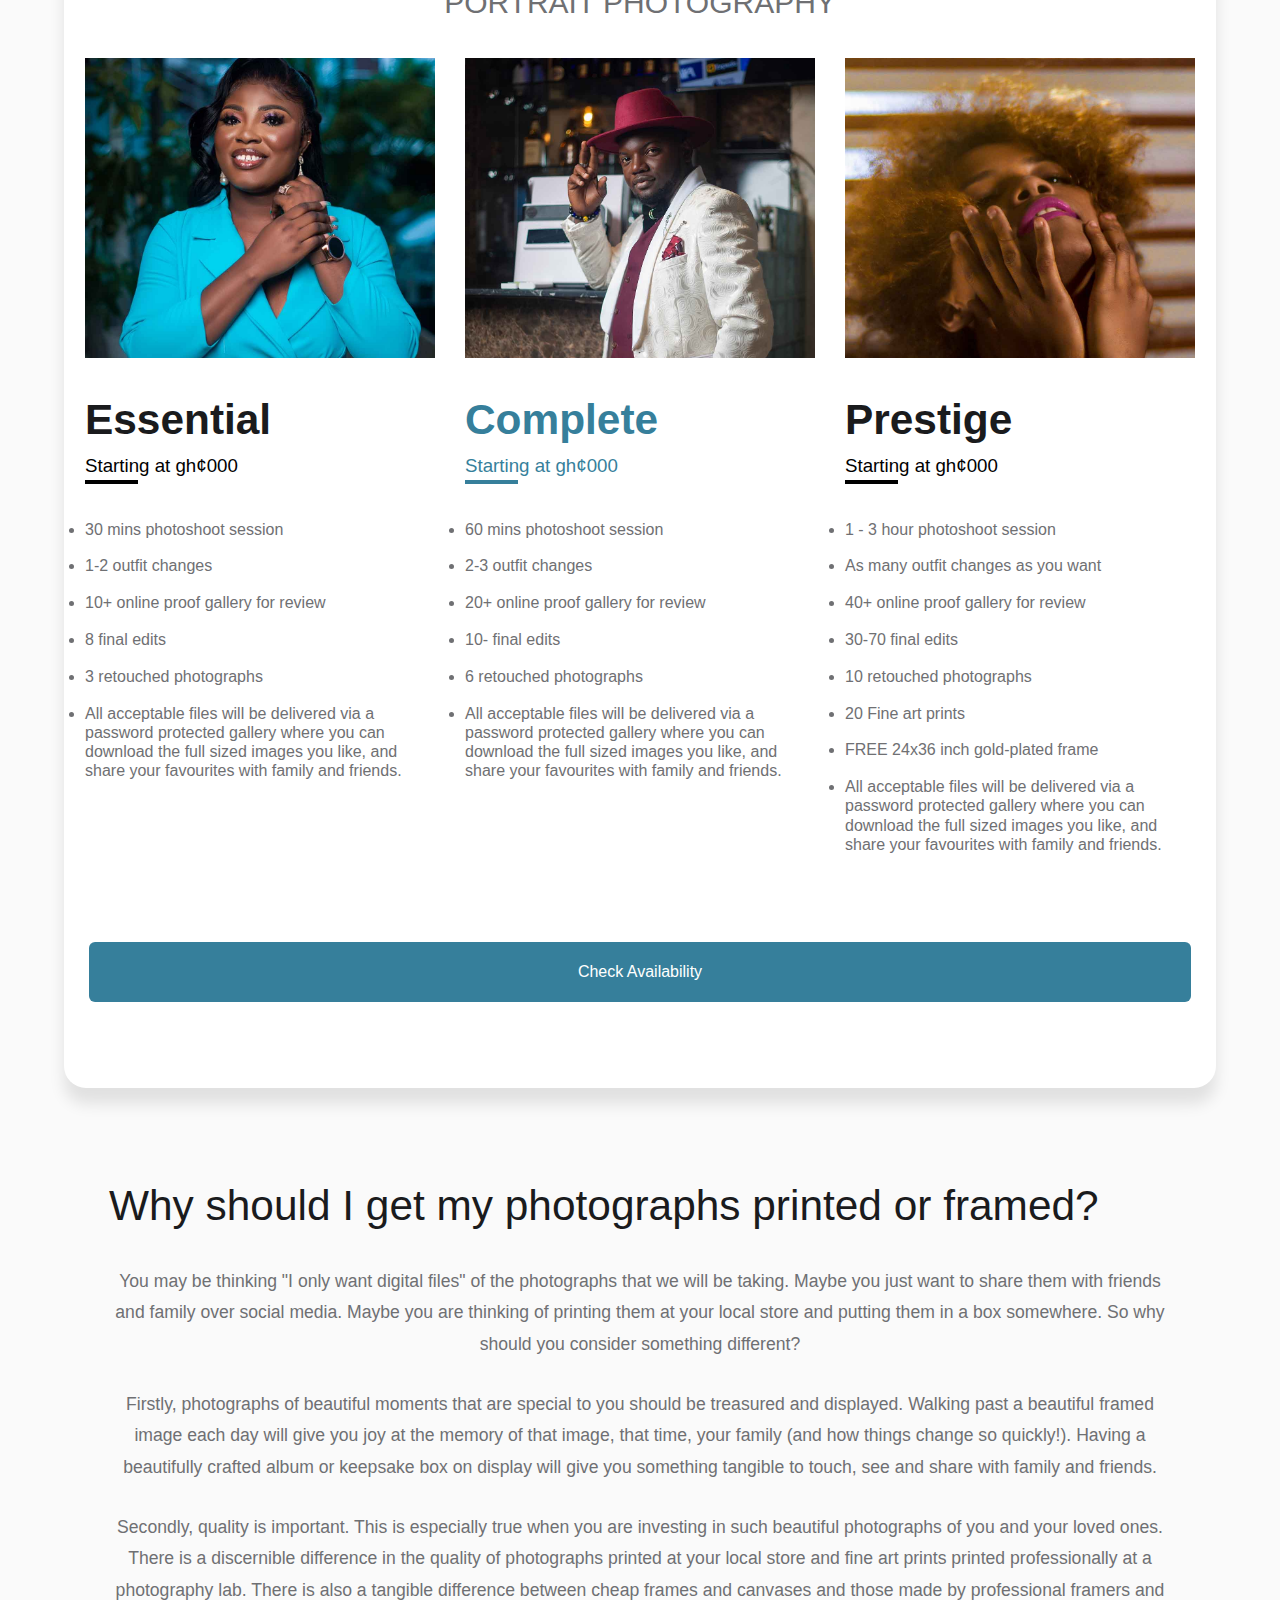
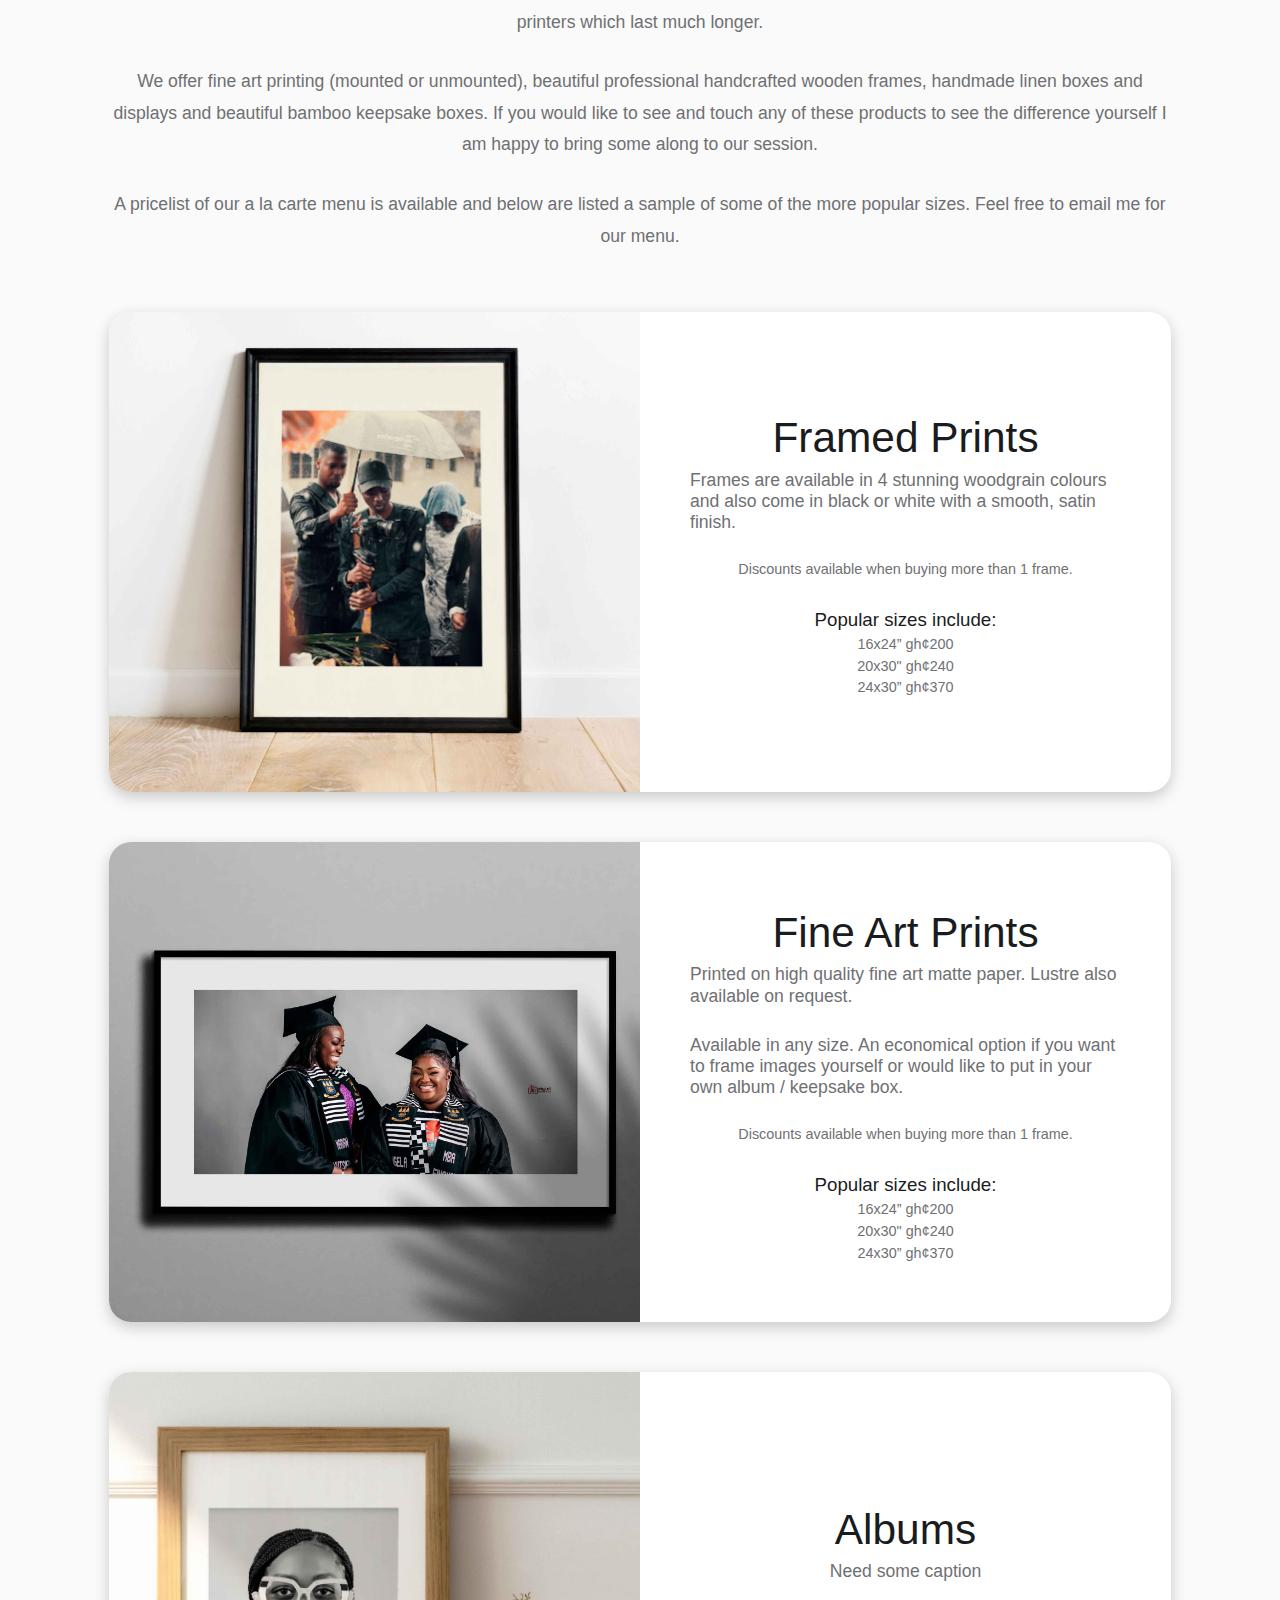
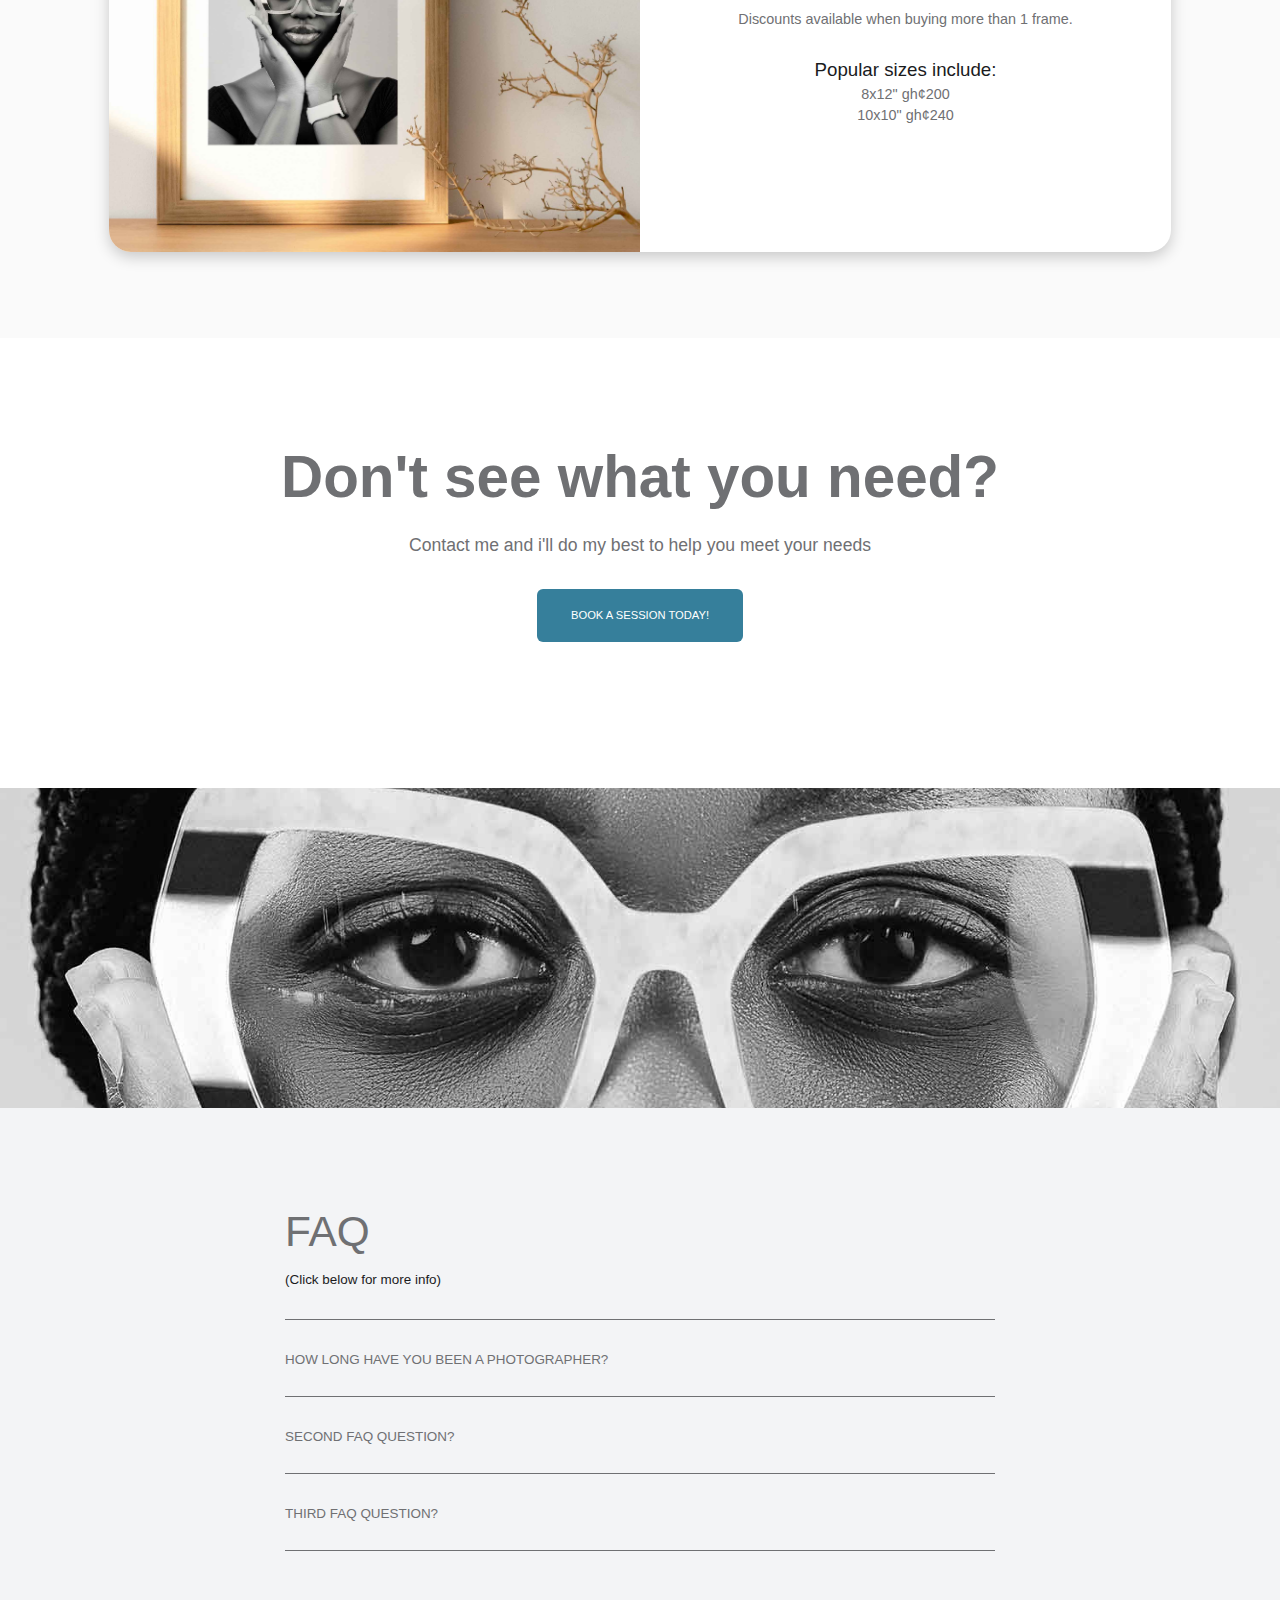
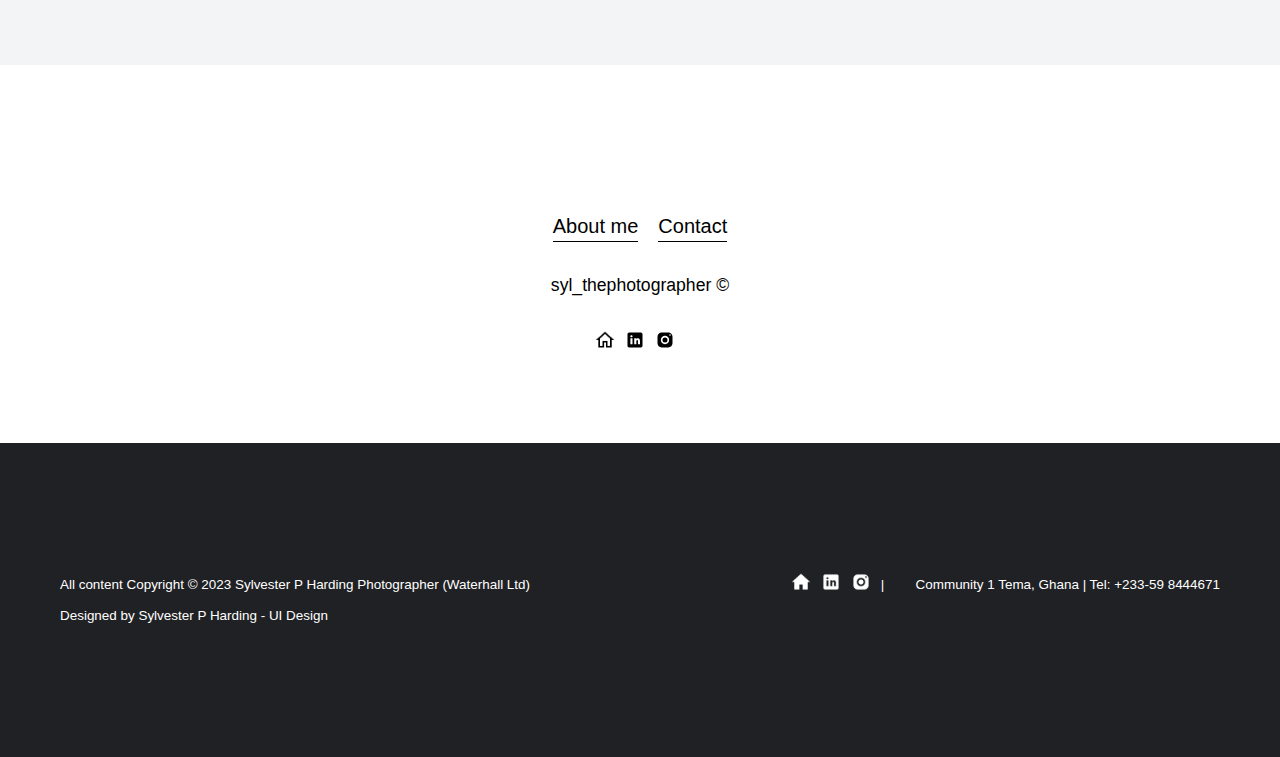
<file: por_packages.html>
<!DOCTYPE html>
<html lang="en">
<head>
    <meta charset="UTF-8">
    <meta http-equiv="X-UA-Compatible" content="IE=edge">
    <meta name="viewport" content="width=device-width, initial-scale=1.0">
    <link rel="stylesheet" href="/design/sass/style.css">
    <title>Packages</title>
</head>
<body>

    <!-- header section -->

    <nav class="header">
        <div class="header__nav mb container">
            <div class="header__logo">
                <a href="/index.html"><img src="images/logo-black.png" alt="syl_thephotographer logo"></a>
            </div>
    
            <div class="header__menu">
                <div class="header__item">
                    <a href="/about.html" class="nav__item">ABOUT</a>
                </div>

                <div class="header__item">
                    <a href="/detail.html" class="nav__item">DETAILS</a>
                </div>
    
                <div class="header__item">
                    <a href="/commercial.html" class="nav__item">COMMERCIAL</a>
                </div>
    
                <div class="header__item">
                    <a href="/events.html" class="nav__item">EVENTS</a>
                </div>
    
                <div class="header__item">
                    <a href="/portrait.html" class="nav__item">PORTRAITS</a>
                </div>
    
                <div class="header__packages header__item">
                    <button class="header__dropbtn">
                        PACKAGES <img src="/images/icons/icons8-arrow-down-100.png" alt="">
                    </button>
                    <div class="header__dropdown__contents">
                        <a href="/por_packages.html" class="nav__item">Portrait Packages</a>
                        <a href="/event_packages.html" class="nav__item">Events Packages</a>
                        <a href="/pdt_packages.html" class="nav__item">Product Packages</a>
                    </div>
                </div>
    
                <div class="header__item">
                    <a href="/contact.html" class="nav__item">CONTACT</a>
                </div>
            </div>
        </div>
        
    </nav>


    <!-- page main div -->
    <div class="packages__page">

               <!-- hero section -->

    <section class="p_hero">

        <div class="p_hero__wrapper">

            <div class="p_hero__image"></div>
        </div>
    </section>


    <!-- About section -->

    <section class="packages">
        <div class="container packages__container container--pt">
            <div class="packages__header">
                <h1>Packages</h1>
                
            </div>
        </div>

    </section>


    <!-- details section -->

    <section class="packages">
        <div class="packages__wrapper container container--pall">
            <div class="packages__title">
                
                <div class="packages__text mbt">
                    <h4>LET'S MAKE IT A DAY TO REMEMBER</h4>

                <p>From start to finish, your session will be full of fun, 
                    laughter, and love - and you will leave with 
                    memories to last a lifetime.
                </p>
                </div>
                
                <div class="cta packages__cta">
                    <a href="contact.html" class="zoom">BOOK A SESSION TODAY!</a>
                </div>
            </div>

        </div>
    </section>

    <!-- Offer section -->

    <section class="offer">

        <div class="offer__wrapper container--py">

            <div class="offer__title mbt">
                <p>PORTRAIT PHOTOGRAPHY</p>
            </div>
            <div class="offer__container container mb">
                <div class="offer__item">
    
                    <div class="offer__img offer__item--1">
                        <img src="/images/portrait/portrait_photography_by_sylvester_harding-29.jpg"alt="gallery">
                    </div>
                    
                    <div class="offer__text text--pt mbt">
                        <div class="offer__pac mbt">
                            <h2>Essential</h2>
                            <h3>Starting at gh¢000</h3>
                        </div>
                        
                        <ul>
                            <li>30 mins photoshoot session</li>
     
                             <li>1-2 outfit changes</li>
 
                             <li>10+ online proof gallery for review</li>

                             <li>8 final edits</li>

                             <li>3 retouched photographs</li> 
                         </ul>

                         <ul class="online__gallery">
                            <li>
                               <p>All acceptable files will be delivered via 
                                   a password protected gallery where you can 
                                   download the full sized images you like, and 
                                   share your favourites with family and friends.
                               </p>
                            </li>
                            
                        </ul>
                    </div>
                </div>
    
                <div class="offer__item">
    
                    <div class="offer__img offer__item--2 ct">
                        <img src="/images/portrait/portrait_photography_by_sylvester_harding-47.jpg"alt="gallery">
                    </div>
                    
                    <div class="offer__text text--pt mbt">
                        
                        <div class="offer__pac offer__mainOffer mbt">
                            <h2>Complete</h2>
                            <h3>Starting at gh¢000</h3>
                        </div>

                        <ul>
                           <li>60 mins photoshoot session</li>
    
                            <li>2-3 outfit changes</li>

                            <li>20+ online proof gallery for review</li>

                            <li>10- final edits</li>

                            <li>6 retouched photographs</li> 
                        </ul>
    
                        <ul class="online__gallery">
                            <li><p>All acceptable files will be delivered via 
                                    a password protected gallery where you can 
                                    download the full sized images you like, and 
                                    share your favourites with family and friends.
                                </p>
                            </li>
                            
                        </ul>
                    </div>
                </div>
                
                <div class="offer__item">
    
                    <div class="offer__img offer__item--3 ct">
                        <img src="/images/portrait/portrait_photography_by_sylvester_harding-05.jpg"alt="gallery">
                    </div>
                    
                    <div class="offer__text text--pt mbt">

                        <div class="offer__pac mbt">
                            <h2>Prestige</h2>
                            <h3>Starting at gh¢000</h3>
                        </div>

                        <ul>
                            <li>1 - 3 hour photoshoot session</li>
     
                             <li>As many outfit changes as you want</li>
 
                             <li>40+ online proof gallery for review</li>
 
                             <li>30-70 final edits</li>
 
                             <li>10 retouched photographs</li>

                             <li>20 Fine art prints</li>

                             <li>FREE 24x36 inch gold-plated frame</li>
                         </ul>
     
                         <ul class="online__gallery">
                             <li>
                                <p>All acceptable files will be delivered via 
                                    a password protected gallery where you can 
                                    download the full sized images you like, and 
                                    share your favourites with family and friends.
                                </p>
                             </li>
                             
                         </ul>
                    </div>
                    
                </div>
    
                
            </div>

            <div class="offer__availability cta about__cta">
                <a href="contact.html" class="zoom">Check Availability</a>
            </div>

        </div>

    </section>


    <!-- Frame section -->

    <div class="frame">
        <div class="frame__container container container--pall">
            <div class="frame__title mb">
                <h1 class="mbt">Why should I get my photographs printed or framed?</h1>

                <div class="detail__text mbt">
                    <p>
                        You may be thinking "I only want digital files" of the photographs 
                    that we will be taking. Maybe you just want to share them with 
                    friends and family over social media. Maybe you are thinking of 
                    printing them at your local store and putting them in a box somewhere. 
                    So why should you consider something different?
                    
                    </p>
                </div>

                <div class="detail__text mbt">
                    <p>
                        Firstly, photographs of beautiful moments that are special to you 
                    should be treasured and displayed. Walking past a beautiful framed 
                    image each day will give you joy at the memory of that image, that 
                    time, your family (and how things change so quickly!). Having a 
                    beautifully crafted album or keepsake box on display will give you 
                    something tangible to touch, see and share with family and friends.
                    
                    </p>
                </div>

                <div class="detail__text mbt">
                    <p>
                        Secondly, quality is important. This is especially true when you are 
                    investing in such beautiful photographs of you and your loved ones. 
                    There is a discernible difference in the quality of photographs 
                    printed at your local store and fine art prints printed professionally 
                    at a photography lab. There is also a tangible difference between cheap 
                    frames and canvases and those made by professional framers and printers 
                    which last much longer.
                    
                    </p>
                </div>

                <div class="detail__text mbt">
                    <p>
                        We offer fine art printing (mounted or unmounted), beautiful 
                    professional handcrafted wooden frames, handmade linen boxes and 
                    displays and beautiful bamboo keepsake boxes. If you would like to 
                    see and touch any of these products to see the difference yourself I
                     am happy to bring some along to our session.
                    
                    </p>
                </div>

                <div class="detail__text mbt">
                    <p><strong>
                        A pricelist of our a la carte menu is available and below are listed a 
                    sample of some of the more popular sizes. Feel free to email me for 
                    our menu.</strong>
                    
                    </p>
                </div>
            </div>
            <div class="frame__items">
                <div class="frame__items__item">
                    <div class="frame__items__item__image">
                        <img src="/images/frames/57748.jpg" alt="">
                    </div>
                    

                    <div class="frame__items__item__text">
                        <h1>Framed Prints</h1>

                        <div class="detail__text mbt">
                            <p>
                                Frames are available in 4 stunning woodgrain 
                                colours and also come in black or white with a smooth, satin 
                                finish.
                            
                            </p>
                        </div>

                        <div class="subscript__text mbt">
                            <p>
                                Discounts available when buying more than 1 frame.
                            </p>
                        </div>

                        <div class="detail__text">

                            <div class="frame__items__item__text__price">
                                <h3>Popular sizes include:</h3>
                                <p>
                                    16x24” gh¢200<br>
                                    20x30" gh¢240<br>
                                    24x30” gh¢370<br>
                                </p>
                            </div>
                            
                        </div>

                    </div>
                    
                </div>

                <div class="frame__items__item">
                    <div class="frame__items__item__image">
                        <img src="/images/frames/81.jpg" alt="">
                    </div>
                    

                    <div class="frame__items__item__text">
                        <h1>Fine Art Prints</h1>

                        <div class="detail__text mbt">
                            <p>
                                Printed on high quality fine art matte 
                                paper. Lustre also available on request. 
                            </p>
                        </div>

                        <div class="detail__text mbt">
                            <p>
                                Available in any size. An economical 
                                option if you want to frame images yourself 
                                or would like to put in your own 
                                album / keepsake box.
                            </p>
                        </div>

                        <div class="subscript__text mbt">
                            <p>
                                Discounts available when buying more than 1 frame.
                            </p>
                        </div>

                        <div class="detail__text">

                            <div class="frame__items__item__text__price">
                                <h3>Popular sizes include:</h3>
                                <p>
                                    16x24” gh¢200<br>
                                    20x30" gh¢240<br>
                                    24x30” gh¢370<br>
                                </p>
                            </div>
                            
                        </div>

                    </div>
                    
                </div>

                <div class="frame__items__item">
                    <div class="frame__items__item__image">
                        <img src="/images/frames/v939-438-nunny-02.jpg" alt="">
                    </div>
                    

                    <div class="frame__items__item__text">
                        <h1>Albums</h1>

                        <div class="detail__text mbt">
                            <p>
                                Need some caption


                            
                            </p>
                        </div>

                        <div class="subscript__text mbt">
                            <p>
                                Discounts available when buying more than 1 frame.
                            </p>
                        </div>

                        <div class="detail__text">

                            <div class="frame__items__item__text__price">
                                <h3>Popular sizes include:</h3>
                                <p>
                                    8x12" gh¢200<br>
                                    10x10" gh¢240<br>
                                </p>
                            </div>
                            
                        </div>

                    </div>
                    
                </div>
            </div>
        </div>
    </div>


    <!-- prompt section -->

    <section class="prompt">
        <div class="prompt__container mb container--pall">
            <div class="prompt__item">
                <div class="prompt__text mbt">
                    <div class="prompt__title">
                        <p>Don't see what you need?</p>
                    </div>
                    
                    <p>Contact me and i'll do my best to help you 
                        meet your needs
                    </p>
                </div>    
                

                <div class="cta packages__cta prompt__cta">
                    <a href="contact.html" class="zoom">BOOK A SESSION TODAY!</a>
                </div>
            </div>
        </div>
    </section>


    <!-- strip -->

    <section class="strip">
    <div class="strip__container">
        <div class="strip__item">
            <div class="strip__img"></div>

            <!-- <h5>—Adepa Botchey, Accra</h5> -->
        </div>
    </div>
    </section>


<!-- FAQ section -->

<section class="faq mb">
    
    <div class="faq__container container container--py">
        <div class="faq__items">
            <div class="faq__title mbt">
                <p>FAQ</p>
                <h4 class="fm mbt">(Click below for more info)</h4>
            </div>

            <!-- first FAQ -->
            <div class="faq__item mbt bb">
                <button onclick="firstFaqFun()">
                    <p class="text-spacing fm">
                        HOW LONG HAVE YOU BEEN A PHOTOGRAPHER?
                    </p>
                </button>
                
                <div class="faq__item__answer first">
                    <p>I have been capturing and editing photographs for 
                        much of my working life, be it weddings,
                         landscapes, wildlife, commercial products 
                         or families, it has become 
                        a passion and obsession of mine.
                    </p>
                </div>
                
            </div>

            <!-- second FAQ -->
            <div class="faq__item mbt bb">
                <button onclick="secondFaqFun()">
                    <p class="text-spacing fm">
                        SECOND FAQ QUESTION?
                    </p>
                </button>
                
                <div class="faq__item__answer second">
                    <p>I have been capturing and editing photographs for 
                        much of my working life, be it weddings,
                         landscapes, wildlife, commercial products 
                         or families, it has become 
                        a passion and obsession of mine.
                    </p>
                </div>
                
            </div>

            <!-- third FAQ -->
            <div class="faq__item mbt bb">
                <button onclick="thirdFaqFun()">
                    <p class="text-spacing fm">
                        THIRD FAQ QUESTION?
                    </p>
                </button>
                
                <div class="faq__item__answer third">
                    <p>I have been capturing and editing photographs for 
                        much of my working life, be it weddings,
                         landscapes, wildlife, commercial products 
                         or families, it has become 
                        a passion and obsession of mine.
                    </p>
                </div>
                
            </div>

                
            </div>
           
        </div>
    </div>
</section>



    <!-- extra section -->

    <section class="extra ext--black">
    <div class="extra__container container container--pall">
        <div class="extra__text mbt">
            <a href="/about.html">About me</a>
            <a href="/contact.html">Contact</a>
        </div>

        <div class="extra__name mbt">
            <p>syl_thephotographer ©</p>
        </div>
        
        <div class="footer__icons">
            <div class="footer__icon">
                <a href="/index.html"><img src="/images/icons/icons8-home-96.png" alt=""></a>
            </div>
            <div class="footer__icon">
                <a href="https://www.linkedin.com/in/sylvester-harding-syl-thephotographer" target="_blank"><img src="/images/icons/icons8-linkedin.svg" alt=""></a>
            </div>
            <div class="footer__icon">
                <a href="https://www.instagram.com/syl_thephotographer/" target="_blank"><img src="/images/icons/icons8-instagram.svg" alt=""></a>
            </div>
            
        </div>
    </div>
    </section>
        </div>

    



        <!-- Footer section -->
    <section class="footer">

        <div class="footer__container">
            <div class="footer__items">
                <div class="footer__column-1">
                    <p>All content Copyright © 2023 Sylvester P Harding
                        Photographer (Waterhall Ltd)
                </div>
            
                <div class="footer__column-2">

                    <div class="footer__icons">
                        <div class="footer__icon extra">
                            <a href="index.html"><img src="/images/icons/icons8-home-w.png" alt=""></a>
                        </div>
                        <div class="footer__icon extra">
                            <a href="https://www.linkedin.com/in/sylvester-harding-syl-thephotographer" target="_blank"><img src="/images/icons/icons8-linkedin-w.png" alt=""></a>
                        </div>
                        <div class="footer__icon extra">
                            <a href="https://www.instagram.com/syl_thephotographer/" target="_blank"><img src="/images/icons/icons8-instagram-w.png" alt=""></a>
                        </div>
                        
                    </div>

                    <p> | &ensp; &ensp; &ensp;Community 1 Tema, Ghana | Tel: +233-59 8444671</p></p>

                
                </div>
               
            </div>
    
            <div class="footer__items footer__items__design">
                <p>Designed by Sylvester P Harding - UI Design</p>
            </div>
            
        </div>
        
    </section>

<script src="/design/js/script.js"></script>
</body>
</html>
</file>
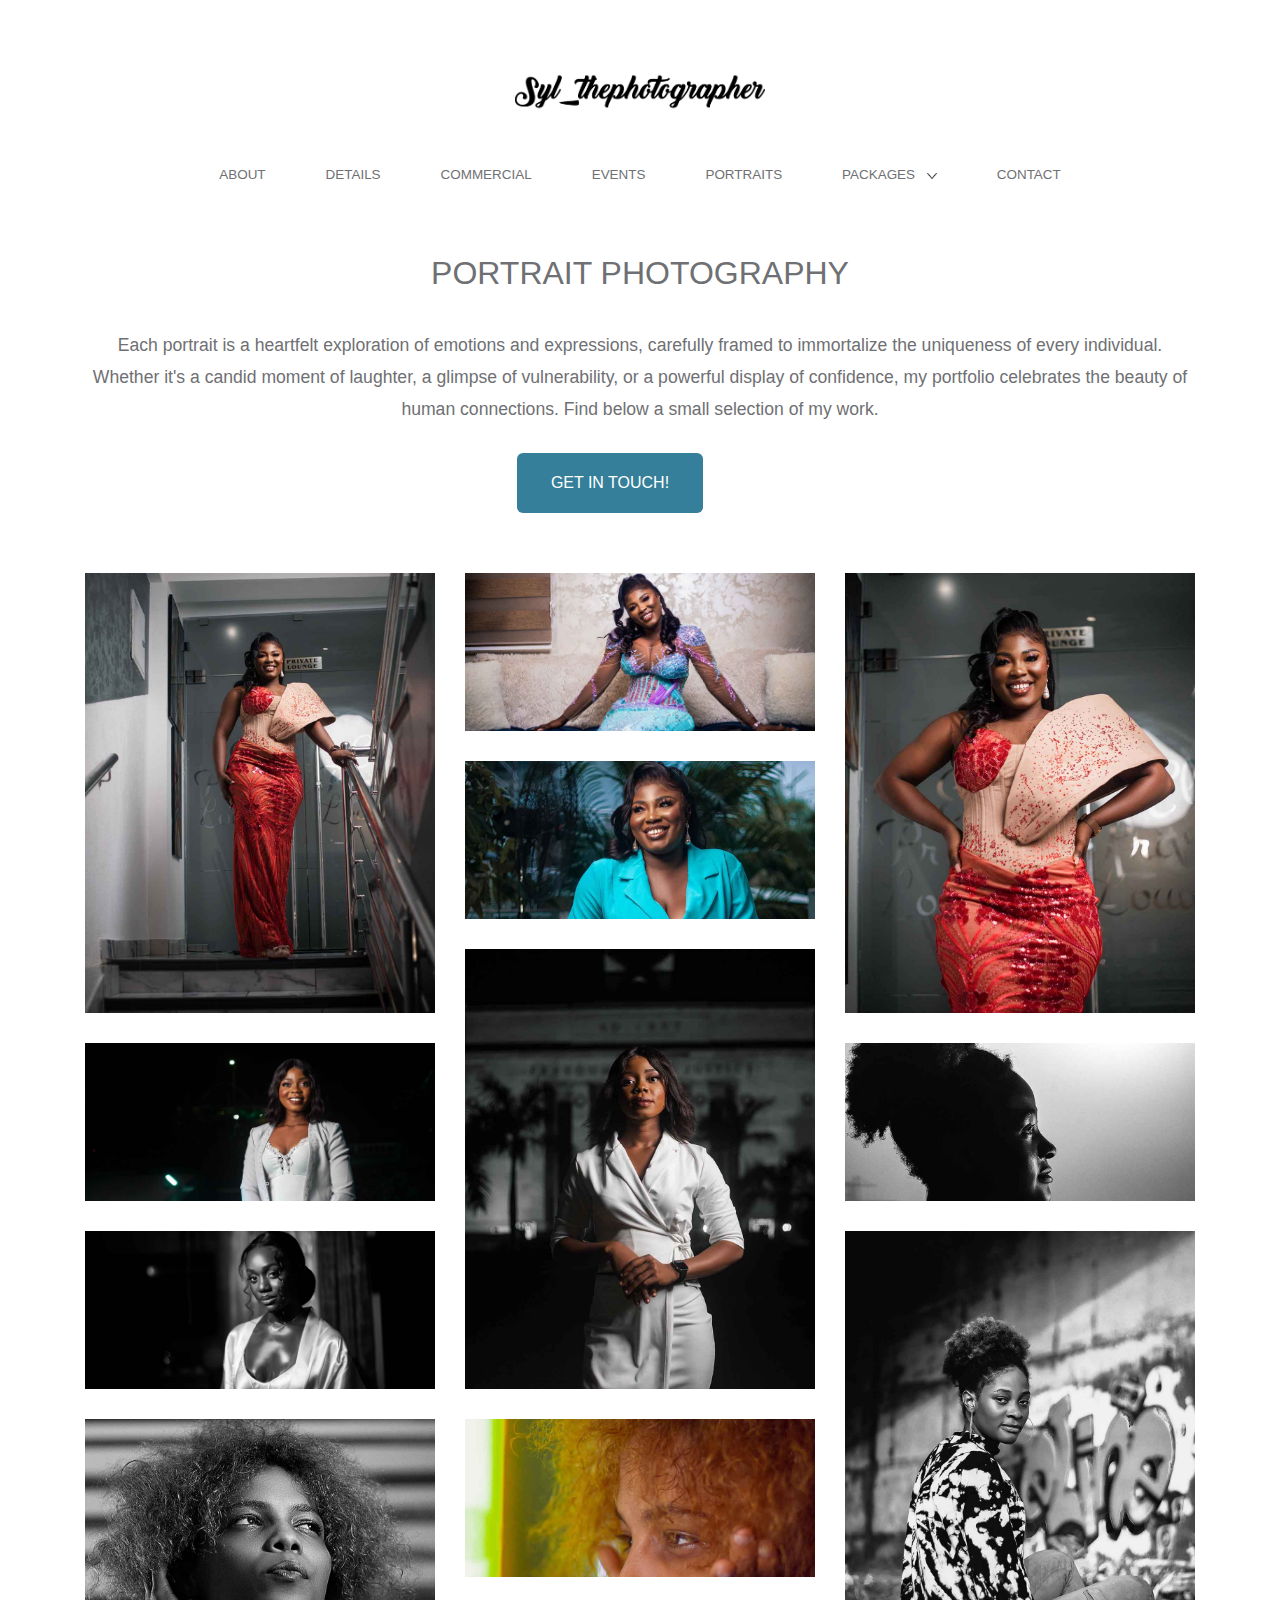
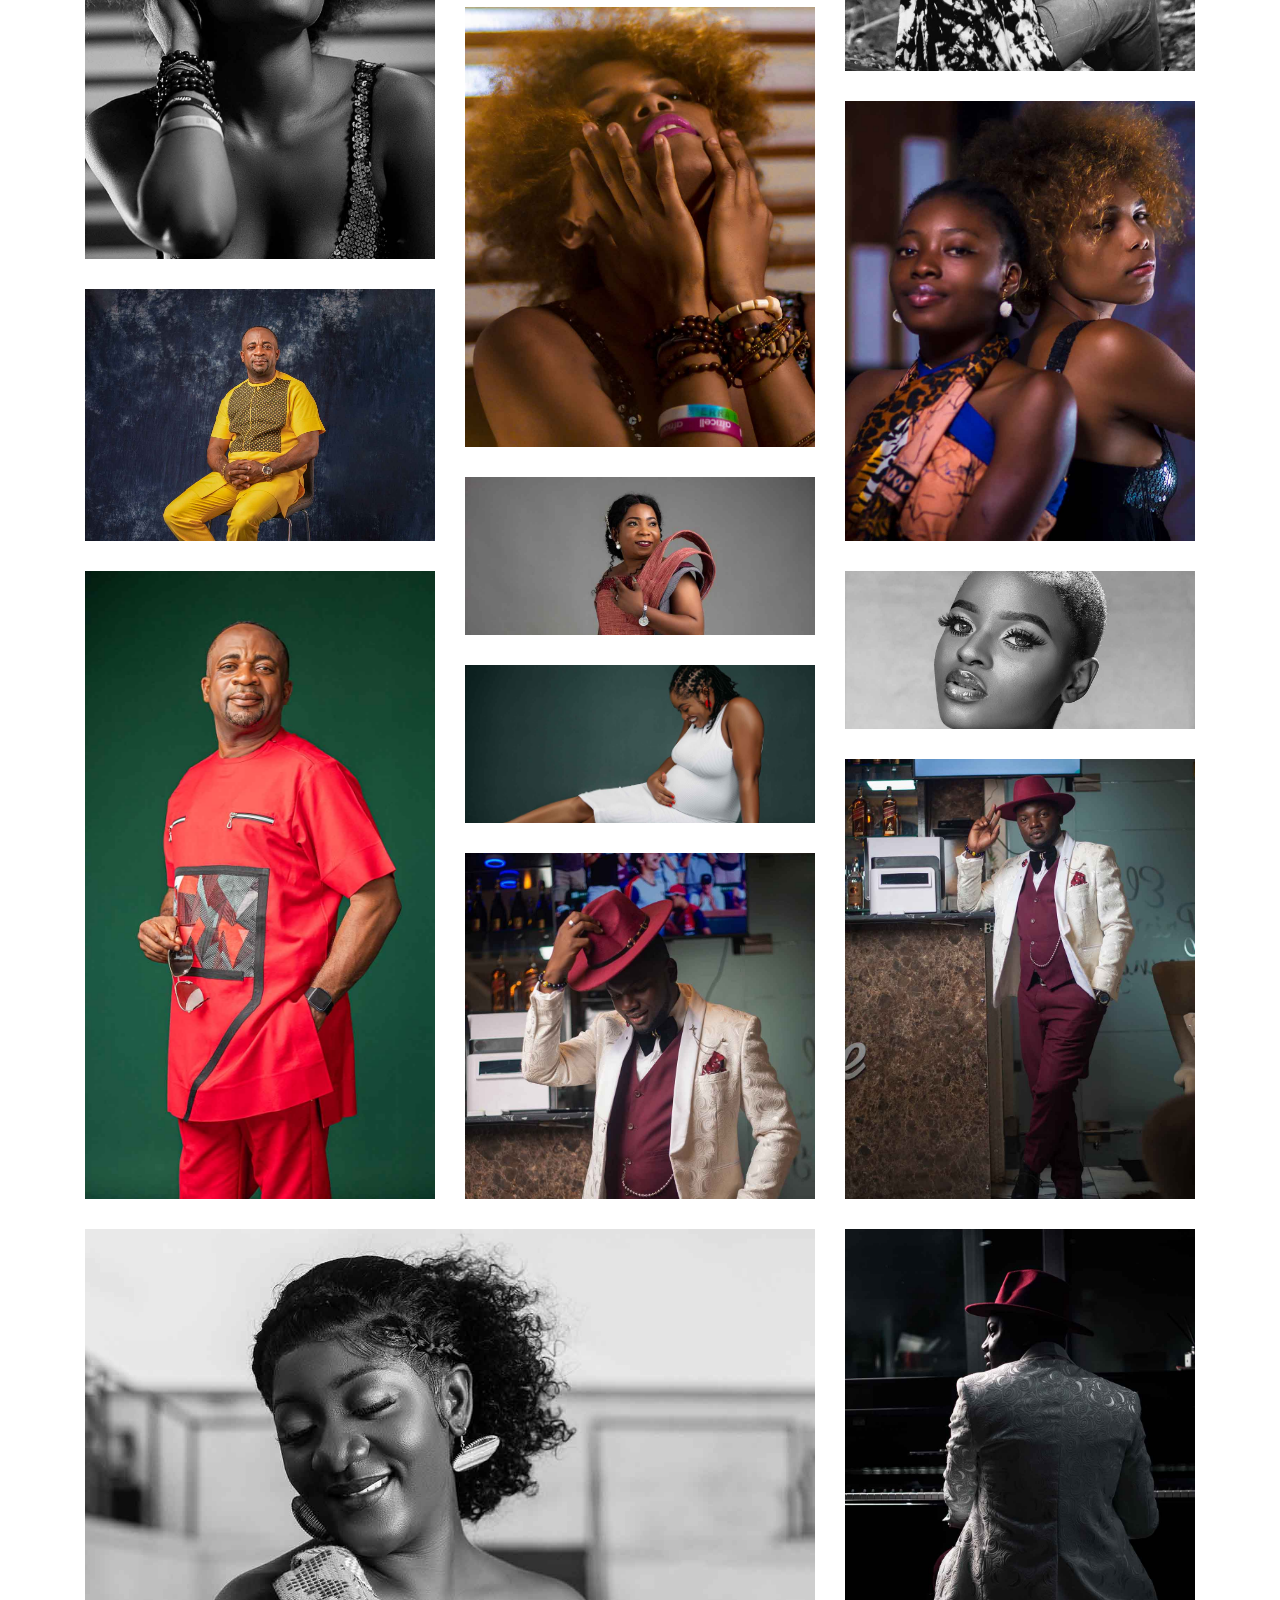
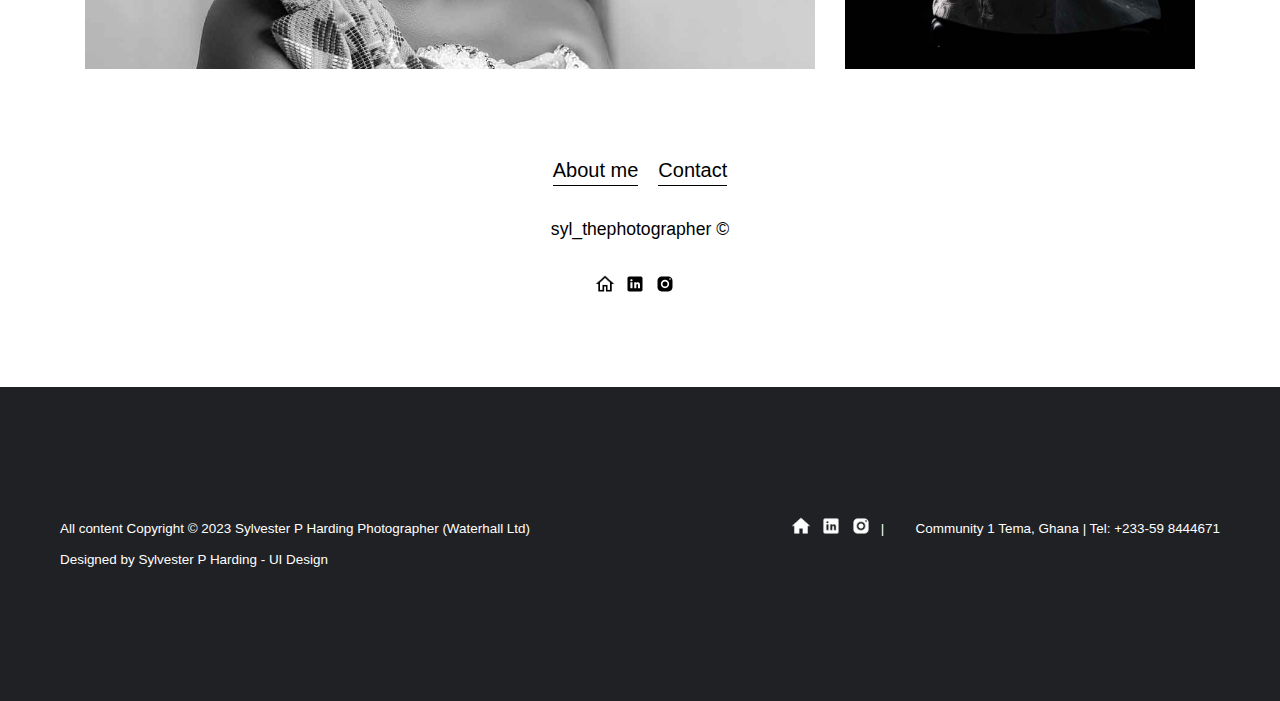
<file: portrait.html>
<!DOCTYPE html>
<html lang="en">
<head>
    <meta charset="UTF-8">
    <meta http-equiv="X-UA-Compatible" content="IE=edge">
    <meta name="viewport" content="width=device-width, initial-scale=1.0">
    <link rel="stylesheet" href="/design/sass/style.css">
    <title>Portrait</title>
</head>
<body>

    <!-- header section -->

<nav class="header">
        <div class="header__nav mb container">
            <div class="header__logo">
                <a href="/index.html"><img src="images/logo-black.png" alt="syl_thephotographer logo"></a>
            </div>
    
            <div class="header__menu">
                <div class="header__item">
                    <a href="/about.html" class="nav__item">ABOUT</a>
                </div>

                <div class="header__item">
                    <a href="/detail.html" class="nav__item">DETAILS</a>
                </div>
    
                <div class="header__item">
                    <a href="/commercial.html" class="nav__item">COMMERCIAL</a>
                </div>
    
                <div class="header__item">
                    <a href="/events.html" class="nav__item">EVENTS</a>
                </div>
    
                <div class="header__item">
                    <a href="/portrait.html" class="nav__item">PORTRAITS</a>
                </div>
    
                <div class="header__packages header__item">
                    <button class="header__dropbtn">
                        PACKAGES <img src="/images/icons/icons8-arrow-down-100.png" alt="">
                    </button>
                    <div class="header__dropdown__contents">
                        <a href="/por_packages.html" class="nav__item">Portrait Packages</a>
                        <a href="/event_packages.html" class="nav__item">Events Packages</a>
                        <a href="/pdt_packages.html" class="nav__item">Product Packages</a>
                    </div>
                </div>
    
                <div class="header__item">
                    <a href="/contact.html" class="nav__item">CONTACT</a>
                </div>
            </div>
        </div>
        
</nav>

<section class="portrait">

        <div class="portrait__container container mb">

            <div class="portrait__title mbt">
                <p>PORTRAIT PHOTOGRAPHY</p>
            </div>

            <div class="portrait__text mbt">
                <p>Each portrait is a heartfelt exploration of emotions and 
                    expressions, carefully framed to immortalize the 
                    uniqueness of every individual. Whether it's a 
                    candid moment of laughter, a glimpse of vulnerability, 
                    or a powerful display of confidence,
                    my portfolio celebrates the beauty of human connections.
                    Find below a small selection of my work.
                </p>
            </div>

            <div class="cta about__cta">
                <a href="contact.html" class="zoom">GET IN TOUCH!</a>
            </div>
            
        </div>
</section>

<section class="por_gallery">
        <div class="por_gallery__wrapper container">
    
            <div class="por_gallery__column">

                <a class="por_gallery__item por_gallery__item--1" href="/images/portrait/portrait_photography_by_sylvester_harding-27.jpg" data-lightbox="models" data-title="caption_1">
                    <img src="/images/portrait/portrait_photography_by_sylvester_harding-27.jpg" class="por_gallery__img" alt="gallery">
                </a>
                <a class="por_gallery__item por_gallery__item--2" href="/images/portrait/portrait_photography_by_sylvester_harding-25.jpg" data-lightbox="models" data-title="caption_1">
                    <img src="/images/portrait/portrait_photography_by_sylvester_harding-25.jpg" class="por_gallery__img" alt="gallery">
                </a>
                <a class="por_gallery__item por_gallery__item--3" href="/images/portrait/portrait_photography_by_sylvester_harding-28.jpg" data-lightbox="models" data-title="caption_1">
                    <img src="/images/portrait/portrait_photography_by_sylvester_harding-28.jpg" class="por_gallery__img" alt="gallery">
                </a>
                <a class="por_gallery__item por_gallery__item--4 ct" href="/images/portrait/portrait_photography_by_sylvester_harding-16.jpg" data-lightbox="models" data-title="caption_1">
                    <img src="/images/portrait/portrait_photography_by_sylvester_harding-16.jpg" class="por_gallery__img" alt="gallery">
                </a>
                <a class="por_gallery__item por_gallery__item--5 ct" href="/images/portrait/portrait_photography_by_sylvester_harding-30.jpg" data-lightbox="models" data-title="caption_1">
                    <img src="/images/portrait/portrait_photography_by_sylvester_harding-30.jpg" class="por_gallery__img" alt="gallery">
                </a>
                <a class="por_gallery__item por_gallery__item--6" href="/images/portrait/portrait_photography_by_sylvester_harding-50.jpg" data-lightbox="models" data-title="caption_1">
                    <img src="/images/portrait/portrait_photography_by_sylvester_harding-50.jpg" class="por_gallery__img" alt="gallery">
                </a>
                <a class="por_gallery__item por_gallery__item--7" href="/images/portrait/portrait_photography_by_sylvester_harding-19.jpg" data-lightbox="models" data-title="caption_1">
                    <img src="/images/portrait/portrait_photography_by_sylvester_harding-19.jpg" class="por_gallery__img" alt="gallery">
                </a>
                <a class="por_gallery__item por_gallery__item--8" href="/images/portrait/portrait_photography_by_sylvester_harding-15.jpg" data-lightbox="models" data-title="caption_1">
                    <img src="/images/portrait/portrait_photography_by_sylvester_harding-15.jpg" class="por_gallery__img" alt="gallery">
                </a>
                <a class="por_gallery__item por_gallery__item--9" href="/images/portrait/portrait_photography_by_sylvester_harding-54.jpg" data-lightbox="models" data-title="caption_1">
                    <img src="/images/portrait/portrait_photography_by_sylvester_harding-54.jpg" class="por_gallery__img" alt="gallery">
                </a>
                <a class="por_gallery__item por_gallery__item--10" href="/images/portrait/portrait_photography_by_sylvester_harding-04.jpg" data-lightbox="models" data-title="caption_1">
                    <img src="/images/portrait/portrait_photography_by_sylvester_harding-04.jpg" class="por_gallery__img" alt="gallery">
                </a>
                <a class="por_gallery__item por_gallery__item--11" href="/images/portrait/portrait_photography_by_sylvester_harding-60.jpg" data-lightbox="models" data-title="caption_1">
                    <img src="/images/portrait/portrait_photography_by_sylvester_harding-60.jpg" class="por_gallery__img" alt="gallery">
                </a>
                <a class="por_gallery__item por_gallery__item--12" href="/images/portrait/portrait_photography_by_sylvester_harding-12.jpg" data-lightbox="models" data-title="caption_1">
                    <img src="/images/portrait/portrait_photography_by_sylvester_harding-12.jpg" class="por_gallery__img" alt="gallery">
                </a>
                <a class="por_gallery__item por_gallery__item--13" href="/images/portrait/portrait_photography_by_sylvester_harding-05.jpg" data-lightbox="models" data-title="caption_1">
                    <img src="/images/portrait/portrait_photography_by_sylvester_harding-05.jpg" class="por_gallery__img" alt="gallery">
                </a>
                <a class="por_gallery__item por_gallery__item--14" href="/images/portrait/portrait_photography_by_sylvester_harding-06.jpg" data-lightbox="models" data-title="caption_1">
                    <img src="/images/portrait/portrait_photography_by_sylvester_harding-06.jpg" class="por_gallery__img" alt="gallery">
                </a>
                <a class="por_gallery__item por_gallery__item--15" href="/images/portrait/portrait_photography_by_sylvester_harding-13.jpg" data-lightbox="models" data-title="caption_1">
                    <img src="/images/portrait/portrait_photography_by_sylvester_harding-13.jpg" class="por_gallery__img" alt="gallery">
                </a>
                <a class="por_gallery__item por_gallery__item--16 c6" href="/images/portrait/portrait_photography_by_sylvester_harding-07.jpg" data-lightbox="models" data-title="caption_1">
                    <img src="/images/portrait/portrait_photography_by_sylvester_harding-07.jpg" class="por_gallery__img" alt="gallery">
                </a>
                <a class="por_gallery__item por_gallery__item--17 c7" href="/images/portrait/portrait_photography_by_sylvester_harding-48.jpg" data-lightbox="models" data-title="caption_1">
                    <img src="/images/portrait/portrait_photography_by_sylvester_harding-48.jpg" class="por_gallery__img" alt="gallery">
                </a>
                <a class="por_gallery__item por_gallery__item--18 ct" href="/images/portrait/portrait_photography_by_sylvester_harding-43.jpg" data-lightbox="models" data-title="caption_1">
                    <img src="/images/portrait/portrait_photography_by_sylvester_harding-43.jpg" class="por_gallery__img" alt="gallery">
                </a>
                <a class="por_gallery__item por_gallery__item--19" href="/images/portrait/portrait_photography_by_sylvester_harding-39.jpg" data-lightbox="models" data-title="caption_1">
                    <img src="/images/portrait/portrait_photography_by_sylvester_harding-39.jpg" class="por_gallery__img" alt="gallery">
                </a>
                <a class="por_gallery__item por_gallery__item--20" href="/images/portrait/portrait_photography_by_sylvester_harding-20.jpg" data-lightbox="models" data-title="caption_1">
                    <img src="/images/portrait/portrait_photography_by_sylvester_harding-20.jpg" class="por_gallery__img" alt="gallery">
                </a>
                <a class="por_gallery__item por_gallery__item--21 ct" href="/images/portrait/portrait_photography_by_sylvester_harding-21.jpg" data-lightbox="models" data-title="caption_1">
                    <img src="/images/portrait/portrait_photography_by_sylvester_harding-21.jpg" class="por_gallery__img" alt="gallery">
                </a>
                <a class="por_gallery__item por_gallery__item--22" href="/images/portrait/portrait_photography_by_sylvester_harding-22.jpg" data-lightbox="models" data-title="caption_1">
                    <img src="/images/portrait/portrait_photography_by_sylvester_harding-22.jpg" class="por_gallery__img" alt="gallery">
                </a>
            </div>
</section>

   <!-- extra section -->

   <section class="extra ext--black">
    <div class="extra__container container container--pall">
        <div class="extra__text mbt">
            <a href="/about.html">About me</a>
            <a href="/contact.html">Contact</a>
        </div>

        <div class="extra__name mbt">
            <p>syl_thephotographer ©</p>
        </div>
        
        <div class="footer__icons">
            <div class="footer__icon">
                <a href="/index.html"><img src="/images/icons/icons8-home-96.png" alt=""></a>
            </div>
            <div class="footer__icon">
                <a href="https://www.linkedin.com/in/sylvester-harding-syl-thephotographer" target="_blank"><img src="/images/icons/icons8-linkedin.svg" alt=""></a>
            </div>
            <div class="footer__icon">
                <a href="https://www.instagram.com/syl_thephotographer/" target="_blank"><img src="/images/icons/icons8-instagram.svg" alt=""></a>
            </div>
            
        </div>
    </div>
</section>

<!-- Footer section -->
<section class="footer">

<div class="footer__container">
    <div class="footer__items">
        <div class="footer__column-1">
            <p>All content Copyright © 2023 Sylvester P Harding
                Photographer (Waterhall Ltd)
        </div>
    
        <div class="footer__column-2">

            <div class="footer__icons">
                <div class="footer__icon extra">
                    <a href="index.html"><img src="/images/icons/icons8-home-w.png" alt=""></a>
                </div>
                <div class="footer__icon extra">
                    <a href="https://www.linkedin.com/in/sylvester-harding-syl-thephotographer" target="_blank"><img src="/images/icons/icons8-linkedin-w.png" alt=""></a>
                </div>
                <div class="footer__icon extra">
                    <a href="https://www.instagram.com/syl_thephotographer/" target="_blank"><img src="/images/icons/icons8-instagram-w.png" alt=""></a>
                </div>
                
            </div>

            <p> | &ensp; &ensp; &ensp;Community 1 Tema, Ghana | Tel: +233-59 8444671</p></p>

                
            </div>
           
        </div>

        <div class="footer__items footer__items__design">
            <p>Designed by Sylvester P Harding - UI Design</p>
        </div>
    
</div>

</section>
    
    
</div>

<script src="/design/js/portrait.js"></script>
<script src="/design/js/lightbox-plus-jquery.js"></script>
</body>
</html>
</file>
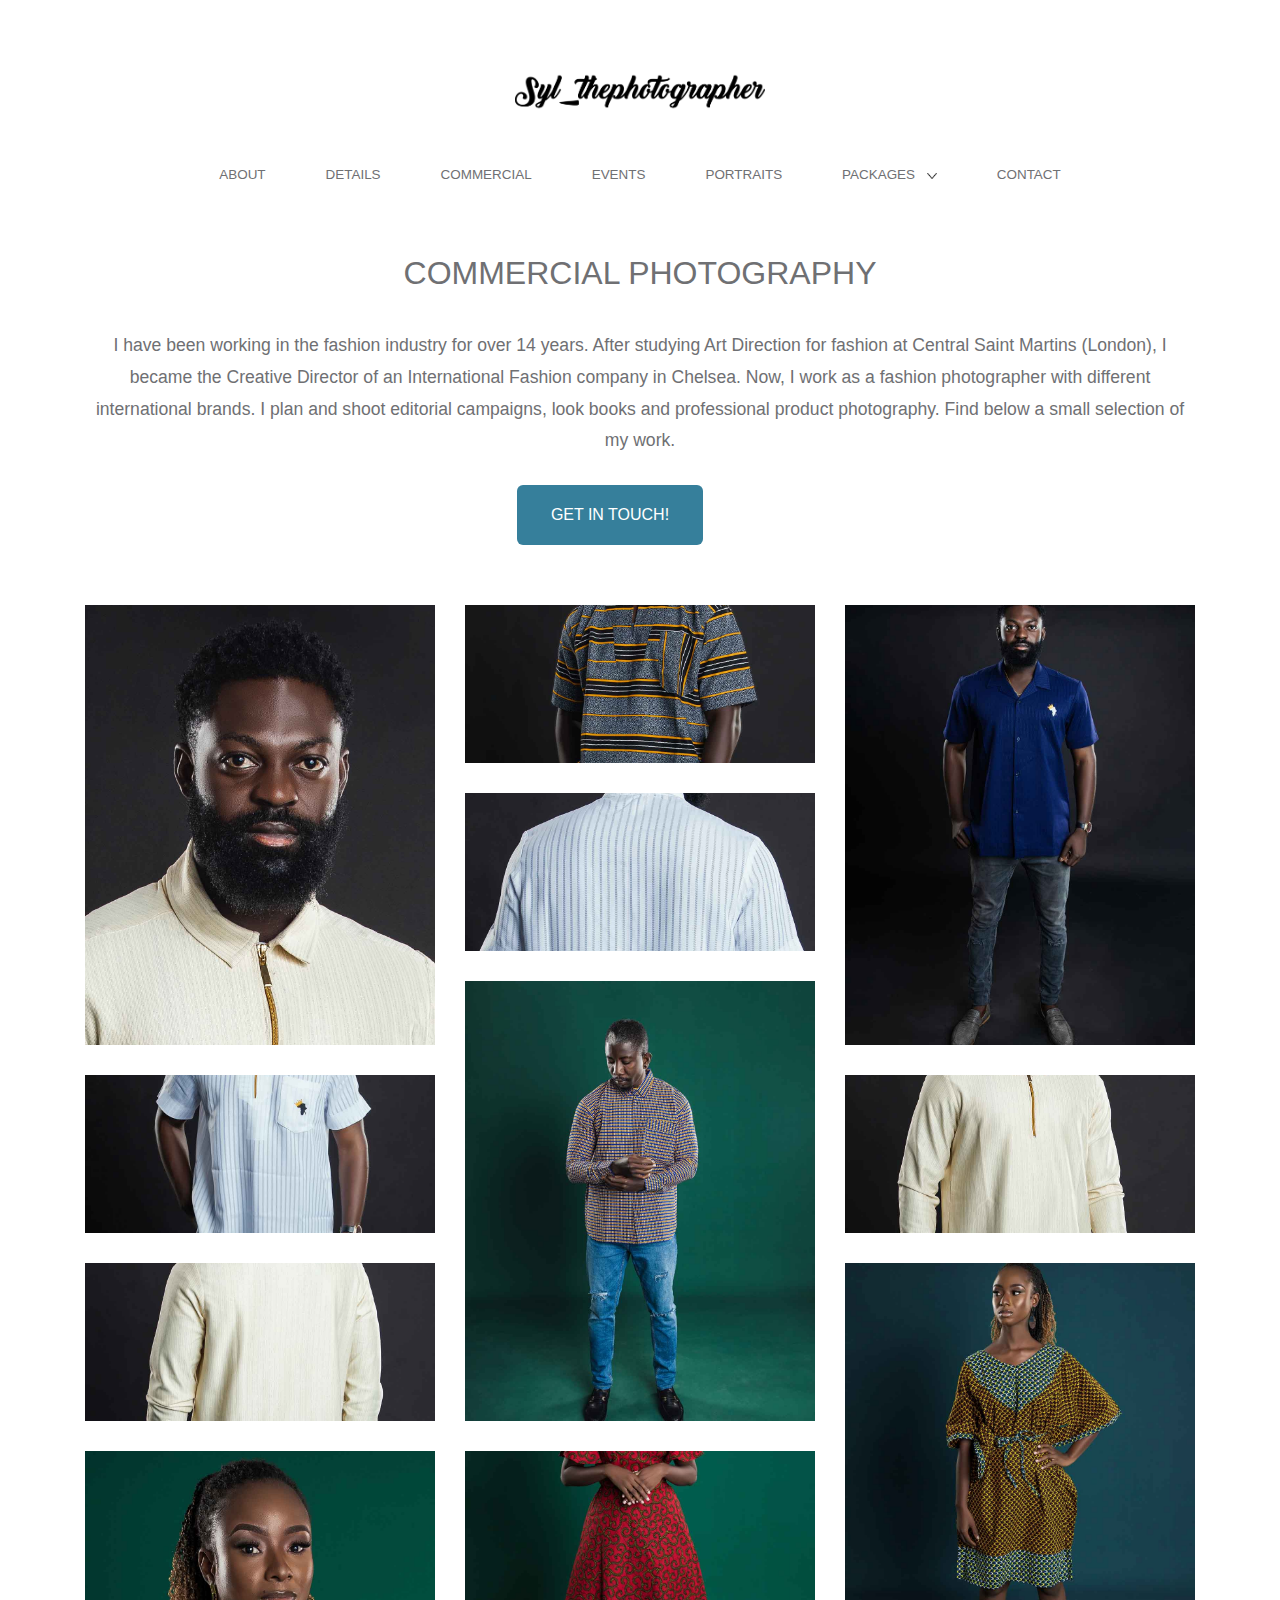
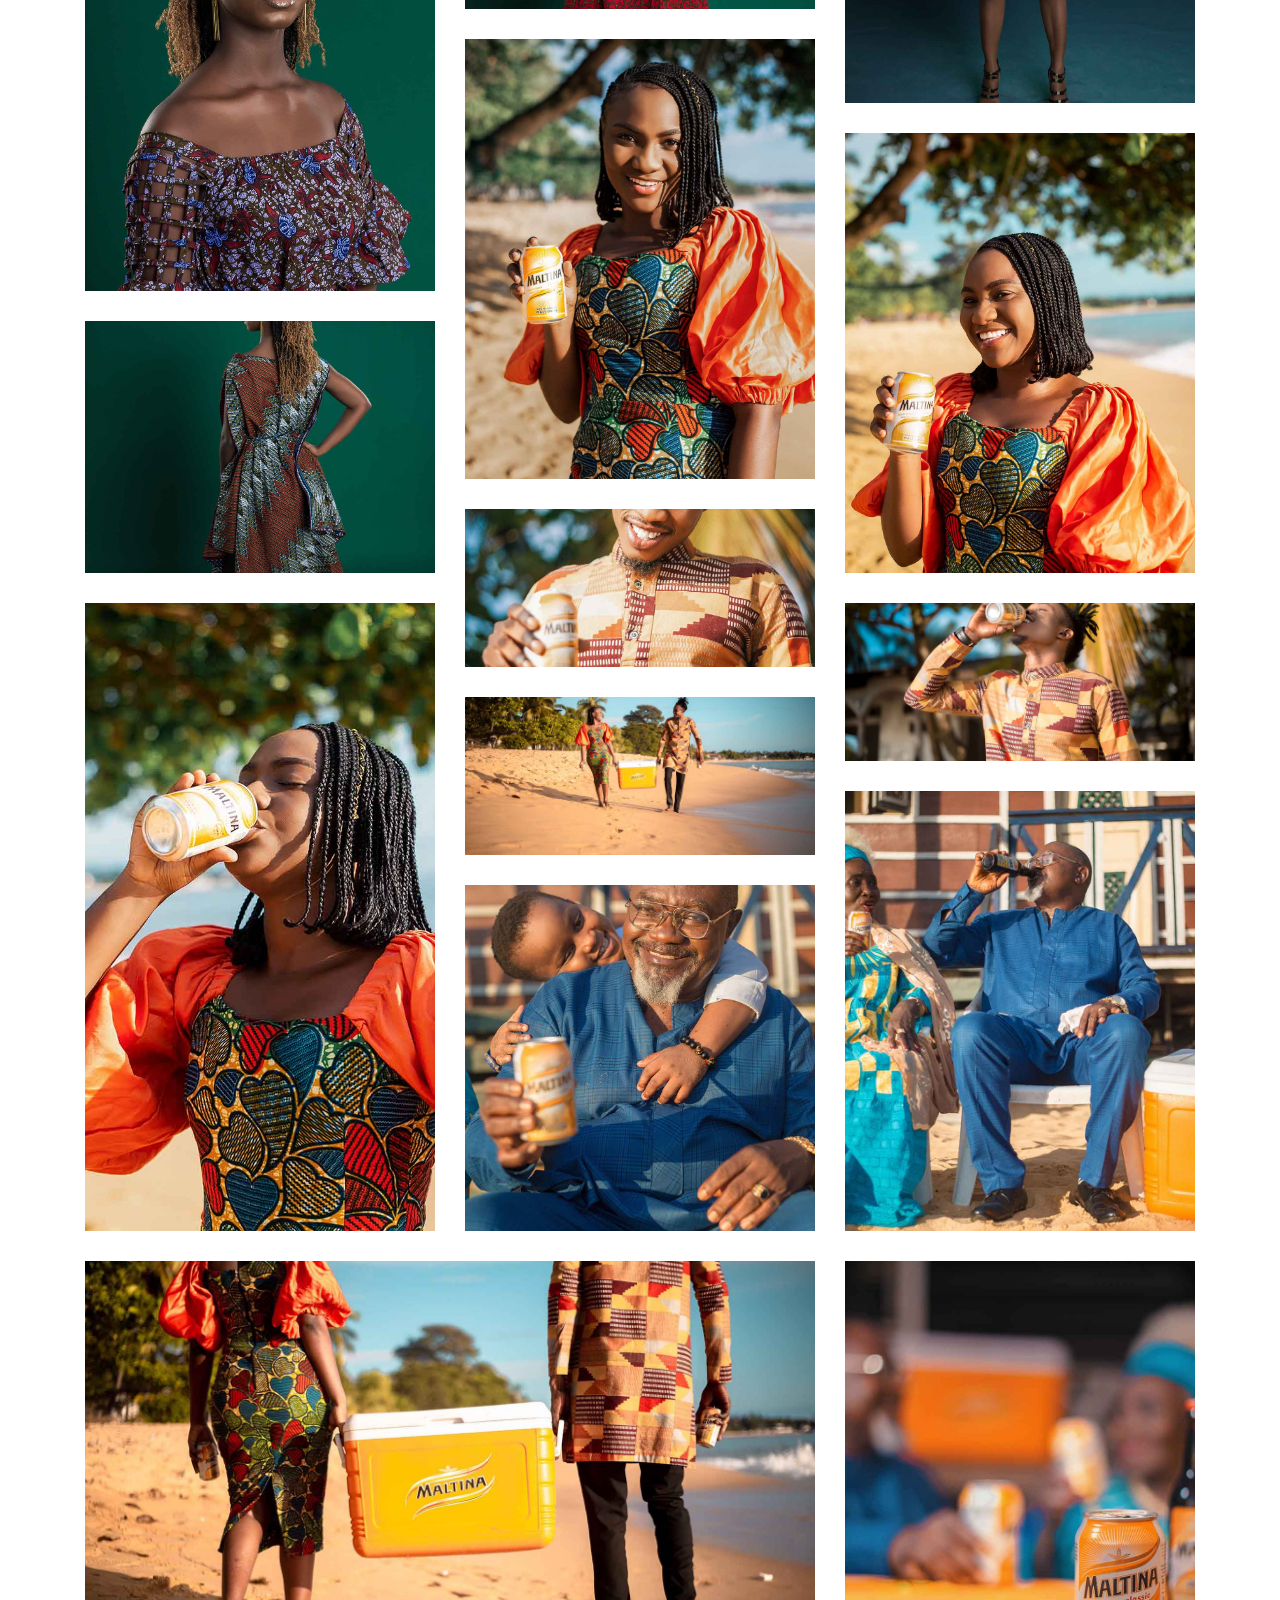
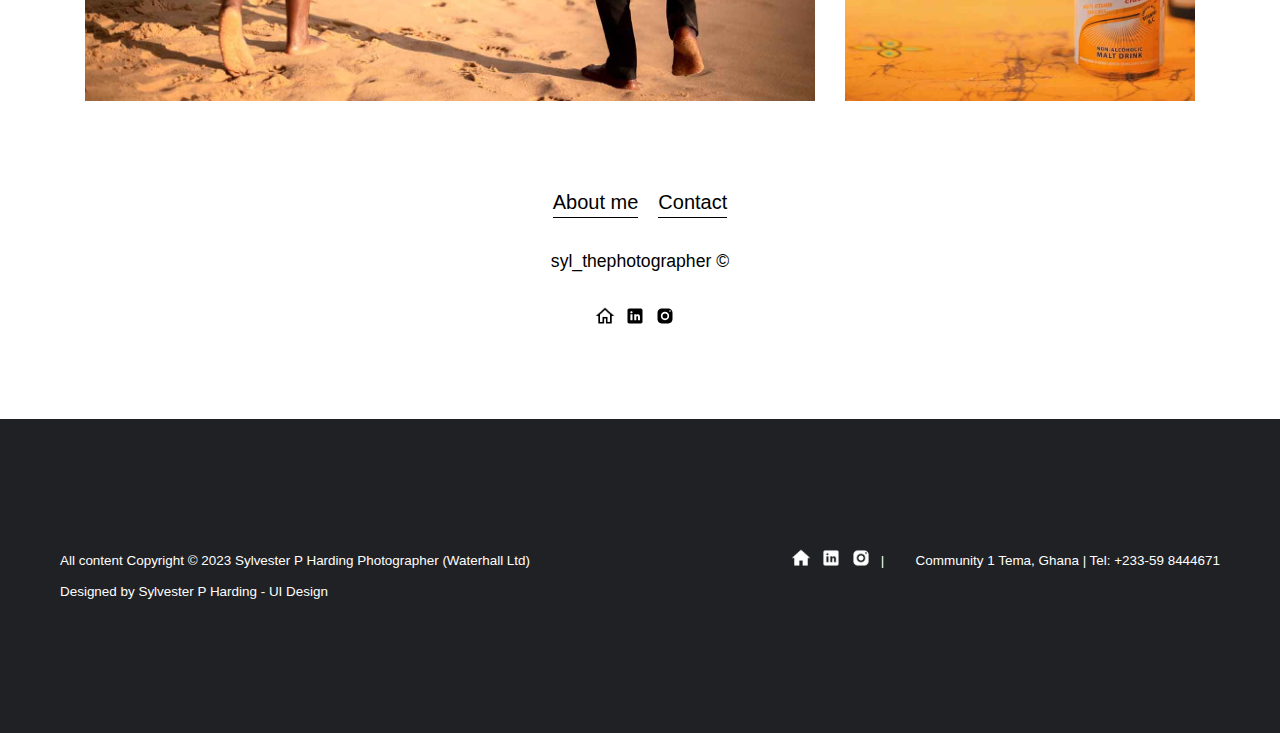
<file: product.html>
<!DOCTYPE html>
<html lang="en">
<head>
    <meta charset="UTF-8">
    <meta http-equiv="X-UA-Compatible" content="IE=edge">
    <meta name="viewport" content="width=device-width, initial-scale=1.0">
    <link rel="stylesheet" href="/design/sass/style.css">
    <title>Commercial Photography</title>
</head>
<body>

    <!-- header section -->

<nav class="header">
        <div class="header__nav mb container">
            <div class="header__logo">
                <a href="/index.html"><img src="images/logo-black.png" alt="syl_thephotographer logo"></a>
            </div>
    
            <div class="header__menu">
                <div class="header__item">
                    <a href="/about.html" class="nav__item">ABOUT</a>
                </div>

                <div class="header__item">
                    <a href="/detail.html" class="nav__item">DETAILS</a>
                </div>
    
                <div class="header__item">
                    <a href="/product.html" class="nav__item">COMMERCIAL</a>
                </div>
    
                <div class="header__item">
                    <a href="/events.html" class="nav__item">EVENTS</a>
                </div>
    
                <div class="header__item">
                    <a href="/portrait.html" class="nav__item">PORTRAITS</a>
                </div>
    
                <div class="header__packages header__item">
                    <button class="header__dropbtn">
                        PACKAGES <img src="/images/icons/icons8-arrow-down-100.png" alt="">
                    </button>
                    <div class="header__dropdown__contents">
                        <a href="/por_packages.html" class="nav__item">Portrait Packages</a>
                        <a href="/event_packages.html" class="nav__item">Events Packages</a>
                        <a href="/pdt_packages.html" class="nav__item">COMMERCIAL Packages</a>
                    </div>
                </div>
    
                <div class="header__item">
                    <a href="/contact.html" class="nav__item">CONTACT</a>
                </div>
            </div>
        </div>
        
</nav>

<section class="portrait">

        <div class="portrait__container container mb">

            <div class="portrait__title mbt">
                <p>COMMERCIAL PHOTOGRAPHY</p>
            </div>

            <div class="portrait__text mbt">
                <p>I have been working in the fashion industry 
                    for over 14 years. After studying Art 
                    Direction for fashion at Central Saint 
                    Martins (London), I became the Creative 
                    Director of an International Fashion 
                    company in Chelsea. Now, I work as a 
                    fashion photographer with different 
                    international brands. I plan and shoot 
                    editorial campaigns, look books and 
                    professional product photography. 
    
                    Find below a small selection of my work.
                </p>
            </div>

            <div class="cta about__cta">
                <a href="contact.html" class="zoom">GET IN TOUCH!</a>
            </div>
            
        </div>
</section>

<section class="por_gallery">
        <div class="por_gallery__wrapper container">
    
            <div class="por_gallery__column">

                <a class="por_gallery__item por_gallery__item--1" href="/images/product/product_photography_by_sylvester_harding-01.jpg" data-lightbox="models" data-title="caption_1">
                    <img src="/images/product/product_photography_by_sylvester_harding-01.jpg" class="por_gallery__img" alt="gallery">
                </a>
                <a class="por_gallery__item por_gallery__item--2" href="/images/product/product_photography_by_sylvester_harding-01.jpg" data-lightbox="models" data-title="caption_1">
                    <img src="/images/product/product_photography_by_sylvester_harding-02.jpg" class="por_gallery__img" alt="gallery">
                </a>
                <a class="por_gallery__item por_gallery__item--3" href="/images/product/product_photography_by_sylvester_harding-01.jpg" data-lightbox="models" data-title="caption_1">
                    <img src="/images/product/product_photography_by_sylvester_harding-03.jpg" class="por_gallery__img" alt="gallery">
                </a>
                <a class="por_gallery__item por_gallery__item--4" href="/images/product/product_photography_by_sylvester_harding-01.jpg" data-lightbox="models" data-title="caption_1">
                    <img src="/images/product/product_photography_by_sylvester_harding-04.jpg" class="por_gallery__img" alt="gallery">
                </a>
                <a class="por_gallery__item por_gallery__item--5" href="/images/product/product_photography_by_sylvester_harding-01.jpg" data-lightbox="models" data-title="caption_1">
                    <img src="/images/product/product_photography_by_sylvester_harding-05.jpg" class="por_gallery__img" alt="gallery">
                </a>
                <a class="por_gallery__item por_gallery__item--6" href="/images/product/product_photography_by_sylvester_harding-01.jpg" data-lightbox="models" data-title="caption_1">
                    <img src="/images/product/product_photography_by_sylvester_harding-06.jpg" class="por_gallery__img" alt="gallery">
                </a>
                <a class="por_gallery__item por_gallery__item--7" href="/images/product/product_photography_by_sylvester_harding-01.jpg" data-lightbox="models" data-title="caption_1">
                    <img src="/images/product/product_photography_by_sylvester_harding-07.jpg" class="por_gallery__img" alt="gallery">
                </a>
                <a class="por_gallery__item por_gallery__item--8" href="/images/product/product_photography_by_sylvester_harding-01.jpg" data-lightbox="models" data-title="caption_1">
                    <img src="/images/product/product_photography_by_sylvester_harding-08.jpg" class="por_gallery__img" alt="gallery">
                </a>
                <a class="por_gallery__item por_gallery__item--9" href="/images/product/product_photography_by_sylvester_harding-01.jpg" data-lightbox="models" data-title="caption_1">
                    <img src="/images/product/product_photography_by_sylvester_harding-09.jpg" class="por_gallery__img" alt="gallery">
                </a>
                <a class="por_gallery__item por_gallery__item--10" href="/images/product/product_photography_by_sylvester_harding-01.jpg" data-lightbox="models" data-title="caption_1">
                    <img src="/images/product/product_photography_by_sylvester_harding-10.jpg" class="por_gallery__img" alt="gallery">
                </a>
                <a class="por_gallery__item por_gallery__item--11" href="/images/product/product_photography_by_sylvester_harding-01.jpg" data-lightbox="models" data-title="caption_1">
                    <img src="/images/product/product_photography_by_sylvester_harding-11.jpg" class="por_gallery__img" alt="gallery">
                </a>
                <a class="por_gallery__item por_gallery__item--12" href="/images/product/product_photography_by_sylvester_harding-01.jpg" data-lightbox="models" data-title="caption_1">
                    <img src="/images/product/product_photography_by_sylvester_harding-12.jpg" class="por_gallery__img" alt="gallery">
                </a>
                <a class="por_gallery__item por_gallery__item--13" href="/images/product/product_photography_by_sylvester_harding-01.jpg" data-lightbox="models" data-title="caption_1">
                    <img src="/images/product/product_photography_by_sylvester_harding-13.jpg" class="por_gallery__img" alt="gallery">
                </a>
                <a class="por_gallery__item por_gallery__item--14" href="/images/product/product_photography_by_sylvester_harding-01.jpg" data-lightbox="models" data-title="caption_1">
                    <img src="/images/product/product_photography_by_sylvester_harding-14.jpg" class="por_gallery__img" alt="gallery">
                </a>
                <a class="por_gallery__item por_gallery__item--15" href="/images/product/product_photography_by_sylvester_harding-01.jpg" data-lightbox="models" data-title="caption_1">
                    <img src="/images/product/product_photography_by_sylvester_harding-15.jpg" class="por_gallery__img" alt="gallery">
                </a>
                <a class="por_gallery__item por_gallery__item--16" href="/images/product/product_photography_by_sylvester_harding-01.jpg" data-lightbox="models" data-title="caption_1">
                    <img src="/images/product/product_photography_by_sylvester_harding-16.jpg" class="por_gallery__img" alt="gallery">
                </a>
                <a class="por_gallery__item por_gallery__item--17" href="/images/product/product_photography_by_sylvester_harding-01.jpg" data-lightbox="models" data-title="caption_1">
                    <img src="/images/product/product_photography_by_sylvester_harding-17.jpg" class="por_gallery__img" alt="gallery">
                </a>
                <a class="por_gallery__item por_gallery__item--18" href="/images/product/product_photography_by_sylvester_harding-01.jpg" data-lightbox="models" data-title="caption_1">
                    <img src="/images/product/product_photography_by_sylvester_harding-18.jpg" class="por_gallery__img" alt="gallery">
                </a>
                <a class="por_gallery__item por_gallery__item--19" href="/images/product/product_photography_by_sylvester_harding-01.jpg" data-lightbox="models" data-title="caption_1">
                    <img src="/images/product/product_photography_by_sylvester_harding-19.jpg" class="por_gallery__img" alt="gallery">
                </a>
                <a class="por_gallery__item por_gallery__item--20" href="/images/product/product_photography_by_sylvester_harding-01.jpg" data-lightbox="models" data-title="caption_1">
                    <img src="/images/product/product_photography_by_sylvester_harding-20.jpg" class="por_gallery__img" alt="gallery">
                </a>
                <a class="por_gallery__item por_gallery__item--21" href="/images/product/product_photography_by_sylvester_harding-01.jpg" data-lightbox="models" data-title="caption_1">
                    <img src="/images/product/product_photography_by_sylvester_harding-21.jpg" class="por_gallery__img" alt="gallery">
                </a>
                <a class="por_gallery__item por_gallery__item--22" href="/images/product/product_photography_by_sylvester_harding-01.jpg" data-lightbox="models" data-title="caption_1">
                    <img src="/images/product/product_photography_by_sylvester_harding-22.jpg" class="por_gallery__img" alt="gallery">
                </a>
                
            </div>
</section>

   <!-- extra section -->

   <section class="extra ext--black">
    <div class="extra__container container container--pall">
        <div class="extra__text mbt">
            <a href="/about.html">About me</a>
            <a href="/contact.html">Contact</a>
        </div>

        <div class="extra__name mbt">
            <p>syl_thephotographer ©</p>
        </div>
        
        <div class="footer__icons">
            <div class="footer__icon">
                <a href="/index.html"><img src="/images/icons/icons8-home-96.png" alt=""></a>
            </div>
            <div class="footer__icon">
                <a href="https://www.linkedin.com/in/sylvester-harding-syl-thephotographer" target="_blank"><img src="/images/icons/icons8-linkedin.svg" alt=""></a>
            </div>
            <div class="footer__icon">
                <a href="https://www.instagram.com/syl_thephotographer/" target="_blank"><img src="/images/icons/icons8-instagram.svg" alt=""></a>
            </div>
            
        </div>
    </div>
</section>

<!-- Footer section -->
<section class="footer">

<div class="footer__container">
    <div class="footer__items">
        <div class="footer__column-1">
            <p>All content Copyright © 2023 Sylvester P Harding
                Photographer (Waterhall Ltd)
        </div>
    
        <div class="footer__column-2">

            <div class="footer__icons">
                <div class="footer__icon extra">
                    <a href="index.html"><img src="/images/icons/icons8-home-w.png" alt=""></a>
                </div>
                <div class="footer__icon extra">
                    <a href="https://www.linkedin.com/in/sylvester-harding-syl-thephotographer" target="_blank"><img src="/images/icons/icons8-linkedin-w.png" alt=""></a>
                </div>
                <div class="footer__icon extra">
                    <a href="https://www.instagram.com/syl_thephotographer/" target="_blank"><img src="/images/icons/icons8-instagram-w.png" alt=""></a>
                </div>
                
            </div>

            <p> | &ensp; &ensp; &ensp;Community 1 Tema, Ghana | Tel: +233-59 8444671</p></p>

                
        </div>
       
    </div>

    <div class="footer__items footer__items__design">
        <p>Designed by Sylvester P Harding - UI Design</p>
    </div>
    
</div>

</section>
    
    
</div>

<script src="/design/js/portrait.js"></script>
<script src="/design/js/lightbox-plus-jquery.js"></script>
</body>
</html>
</file>
<file: design/sass/style.css>
@font-face {
  font-family: "Darlston";
  src: url(/design/font/darleston/Darleston.otf);
}
@font-face {
  font-family: "Scorno";
  src: url(/design/font/Scorno/Scorno_thin.otf);
}
@font-face {
  font-family: "Scorno_i";
  src: url(/design/font/Scorno/Scorno_thin_italic.otf);
}
@font-face {
  font-family: "katherine";
  src: url(/design/font/Katherine/Katherine\ Free.otf);
}
.has-fade {
  visibility: hidden;
}

@keyframes fade-in {
  from {
    visibility: hidden;
    opacity: 0;
  }
  1% {
    visibility: visible;
    opacity: 0;
  }
  to {
    visibility: visible;
    opacity: 1;
  }
}
.fade-in {
  animation: fade-in 0.3s ease-in-out forwards;
}

@keyframes fade-out {
  from {
    visibility: visible;
    opacity: 1;
  }
  99% {
    visibility: visible;
    opacity: 0;
  }
  to {
    visibility: hidden;
    opacity: 0;
  }
}
.fade-out {
  animation: fade-out 0.3s ease-in-out forwards;
}

html {
  box-sizing: border-box;
  font-size: 100%;
}

*,
*::before,
*::after {
  margin: 0;
  padding: 0;
  font-family: sans-serif;
  text-decoration: none;
  box-sizing: border-box;
}

body {
  color: #1a1b1d;
  font-size: 1 rem;
  line-height: 1.5;
}
body.noscroll {
  overflow: hidden;
}

h1,
h2,
h3,
h4,
h5 {
  font-weight: 100;
}

@media (max-width: 63.9375em) {
  .hide-for-mobile {
    display: none;
  }
}

@media (min-width: 64em) {
  .hide-for-desktop {
    display: none;
  }
}

h1 {
  font-size: 2.65rem;
}
@media (max-width: 576px) {
  h1 {
    font-size: 2rem;
    text-align: center;
  }
}

@media (max-width: 576px) {
  h4 {
    font-size: 0.7rem;
    text-align: center;
  }
}

p {
  display: flex;
  align-content: center;
  flex-wrap: wrap;
  font-size: 1.1rem;
  font-weight: 300;
  line-height: 1.8;
  color: #6f7073;
  justify-content: center;
  align-items: center;
  text-align: center;
}

ul {
  font-size: 1rem;
  font-weight: 300;
  line-height: 2.3;
  color: #6f7073;
}

.text--pt {
  padding-top: 1.875rem;
}

.text--px {
  padding: 0 50px;
}

.container {
  max-width: 69.375rem;
  margin: 0 auto;
}
.container--pall {
  padding-top: 5.375rem;
  padding-right: 1.5rem;
  padding-bottom: 5.375rem;
  padding-left: 1.5rem;
}
.container--px {
  padding-right: 1.5rem;
  padding-left: 1.5rem;
}
.container--py {
  padding-top: 5.375rem;
  padding-bottom: 5.375rem;
}
.container--pt {
  padding-top: 5.375rem;
}
.container--pr {
  padding-right: 1.5rem;
}
.container--pb {
  padding-bottom: 5.375rem;
}
.container--pl {
  padding-left: 1.5rem;
}

.mb {
  margin-bottom: 3.75rem;
}

.mbt {
  margin-bottom: 1.75rem;
}

.text-spacing {
  margin-bottom: 1.5rem;
}

.fm {
  font-size: 0.84rem;
}

.cta a {
  font-weight: 100;
  color: #ffffff;
  background-color: #367f9b;
  padding: 18px 34px;
  border-radius: 6px;
  transition: 0.26s ease-in-out;
}
@media (max-width: 576px) {
  .cta a {
    padding: 12px 24px;
  }
}
.cta a:hover {
  background-color: #202124;
}

.btn--white button {
  color: #ffffff;
  border: 1px solid #ffffff;
}

.btn--black button {
  color: #202124;
  border: 1px solid #202124;
}

button {
  outline: none;
  border: 1px solid red;
  border: none;
  background: none;
  cursor: pointer;
  font: inherit;
  padding: 0;
}

.ext--white {
  background-color: #367f9b;
}
.ext--white .extra__text a {
  color: #ffffff;
  border-bottom: 1px solid #ffffff;
}
.ext--white p {
  color: #ffffff;
}

.ext--black .extra__text a {
  color: black;
  border-bottom: 1px solid black;
}
.ext--black p {
  color: black;
}

.bb {
  border-bottom: 1px solid #6f7073;
}

.section--mainColor {
  background-color: #367f9b;
}

.form--colorWhite p {
  color: #ffffff;
}
.form--colorWhite input {
  color: white;
}
.form--colorWhite input::-moz-placeholder {
  color: white;
  opacity: 1;
  font-size: 0.8rem;
  font-weight: 100;
}
.form--colorWhite input::placeholder {
  color: white;
  opacity: 1;
  font-size: 0.8rem;
  font-weight: 100;
}
.form--colorWhite textarea {
  border-bottom: 1px solid #ffffff;
  color: white;
}
.form--colorWhite textarea::-moz-placeholder {
  color: white;
}
.form--colorWhite textarea::placeholder {
  color: white;
}
.form--colorWhite h1,
.form--colorWhite h2,
.form--colorWhite h3,
.form--colorWhite h4 {
  color: #ffffff;
}
.form--colorWhite h4 {
  border: 1px solid #ffffff;
}

.form--colorBlack p {
  color: black;
}
.form--colorBlack h1,
.form--colorBlack h2,
.form--colorBlack h3,
.form--colorBlack h4 {
  color: black;
}
.form--colorBlack h4 {
  border: 1px solid black;
}

.subscript__text p {
  font-size: 0.9rem;
}

.ct img {
  -o-object-position: center -10px;
     object-position: center -10px;
}

.c2 img {
  -o-object-position: center -50px;
     object-position: center -50px;
}

.c3 img {
  -o-object-position: center -83px;
     object-position: center -83px;
}

.c4 img {
  -o-object-position: center -26px;
     object-position: center -26px;
}

.c5 img {
  -o-object-position: center -230px;
     object-position: center -230px;
}

.c6 img {
  -o-object-position: center -45px;
     object-position: center -45px;
}

.c7 img {
  -o-object-position: center -102px;
     object-position: center -102px;
}

.lc img {
  -o-object-position: -110px center;
     object-position: -110px center;
}

.header.open .header__hamburger > span:first-child {
  transform: rotate(45deg);
}
.header.open .header__hamburger > span:nth-child(2) {
  opacity: 0;
}
.header.open .header__hamburger > span:last-child {
  transform: rotate(-45deg);
}
.header .overlay {
  opacity: 0;
  position: fixed;
  top: 0px;
  right: 0px;
  bottom: 0px;
  left: 0px;
}
.header nav {
  position: relative;
  background-color: #ffffff;
}
.header__logo {
  display: flex;
  justify-content: center;
  align-items: center;
  margin: 4.5rem 0 2.5rem 0;
}
.header__logo img {
  width: 250px;
}
.header__menu {
  display: flex;
  flex-direction: row;
  justify-content: center;
  align-items: center;
}
.header__toggle {
  display: flex;
  flex-direction: column;
  position: absolute;
  width: calc(100% - 3rem);
  left: 50%;
  transform: translateX(-50%);
  background: #ffffff;
  margin-top: 0.5rem;
  padding: 1.7rem;
  border-radius: 3px;
  z-index: 999999;
}
.header__toggle a,
.header__toggle button {
  font-size: 0.84rem;
  display: block;
  color: #202124;
  text-align: center;
  margin-bottom: 1.2rem;
}
.header__toggle button {
  margin: 0 auto;
  margin-bottom: 1.2rem;
}
.header__hamburger > span {
  display: block;
  margin: 0 auto;
  width: 26px;
  height: 2px;
  background-color: #202124;
  transition: all 0.3s ease-in-out;
  transform-origin: 6px 2px;
}
.header__hamburger > span:not(:last-child) {
  margin-bottom: 3px;
}
.header__item {
  font-size: 0.84rem;
  font-weight: 100;
}
.header__item:not(:last-child) {
  margin-right: 60px;
}
.header__item a {
  color: #6f7073;
  transition: all 0.3s ease-in-out;
}
.header__item a:hover {
  text-decoration: underline;
  color: black;
}
.header__packages {
  float: left;
  overflow: hidden;
}
.header__packages:hover .header__dropdown__contents {
  display: block;
}
.header__dropbtn {
  border: none;
  outline: none;
  color: #6f7073;
  transition: 0.6s ease-in-out;
  background-color: inherit;
  margin: 0;
  cursor: pointer;
}
.header__dropbtn img {
  margin-left: 8px;
  width: 10px;
}
.header__dropbtn:hover {
  text-decoration: underline;
}
.header__dropdown__contents {
  display: none;
  position: absolute;
  background-color: #ffffff;
  min-width: 160px;
  z-index: 1;
}
.header__dropdown__contents a {
  line-height: 0.5;
  float: none;
  color: #6f7073;
  padding: 16px 4px;
  text-decoration: none;
  display: block;
  text-align: left;
}
.header__dropdown__contents a:hover {
  color: black;
}

.hero {
  background-color: #1a1b1d;
}
@media (max-width: 63.9375em) {
  .hero {
    display: flex;
    flex-direction: column;
  }
}
.hero__container {
  position: relative;
}
.hero__image {
  background-image: url(/images/Events/hero_image_by_sylvester_harding-01-bw.jpg);
  background-size: cover;
  background-repeat: no-repeat;
  background-position: center center;
  min-height: 70rem;
  opacity: 0.6;
}
@media (max-width: 63.9375em) {
  .hero__image {
    min-height: 37rem;
  }
}
.hero__items {
  position: absolute;
  display: flex;
  height: 22rem;
  flex-direction: column;
  align-items: center;
  justify-content: center;
  top: 80%;
  left: 50%;
  transform: translate(-50%, -50%);
}
.hero__text {
  display: flex;
  flex-direction: column;
  align-items: center;
  justify-content: center;
  background: transparent;
  text-align: center;
}
.hero__text__title {
  width: 650px;
}
.hero__text__title h1 {
  font-family: Georgia, "Times New Roman", Times, serif;
  color: #ffffff;
  font-weight: 100;
  font-size: 3.65rem;
  line-height: 60px;
  background: transparent;
}
@media (max-width: 63.9375em) {
  .hero__text__title {
    width: 260px;
    margin-bottom: 0.5rem;
  }
  .hero__text__title h1 {
    font-size: 1.65rem;
    line-height: 30px;
  }
}
.hero__text__sub {
  width: 369px;
}
.hero__text__sub p {
  font-family: "Scorno_i";
  font-size: 1.5rem;
  line-height: 20px;
  color: #ffffff;
}
@media (max-width: 63.9375em) {
  .hero__text__sub {
    width: 230px;
  }
  .hero__text__sub p {
    font-size: 0.84rem;
  }
}
.hero__text hr {
  width: 100%;
  margin: 15px 0 0 0;
}
@media (max-width: 63.9375em) {
  .hero__text hr {
    width: 100%;
  }
}
.hero__text h4 {
  color: #ffffff;
  font-weight: 100;
  font-size: 1rem;
  line-height: 50px;
  background: transparent;
}
@media (max-width: 63.9375em) {
  .hero__text h4 {
    font-size: 0.5rem;
    line-height: 20px;
  }
}
@media (max-width: 63.9375em) {
  .hero__cta {
    font-size: 0.5rem;
    line-height: 20px;
  }
}

.caption {
  background-color: #f3f4f6;
}
@media (max-width: 63.9375em) {
  .caption__wrapper {
    padding: 4rem 3.375rem;
  }
}
.caption__title {
  display: flex;
  flex-direction: column;
  align-items: center;
  justify-content: center;
  line-height: 1.2;
}
@media (max-width: 63.9375em) {
  .caption__title {
    padding-bottom: 1rem;
    margin-bottom: 1rem;
  }
  .caption__title h1 {
    font-size: 1.8rem;
    font-weight: 400;
  }
  .caption__title h4 {
    font-size: 0.6rem;
  }
}
.caption__items {
  display: flex;
  flex-direction: row;
  align-items: center;
  justify-content: center;
  gap: 20px;
  width: 100%;
  height: auto;
}
@media (max-width: 63.9375em) {
  .caption__items {
    display: flex;
    flex-direction: column;
  }
}
.caption__item {
  display: flex;
}
.caption__item p {
  font-size: 1.65rem;
  font-weight: 100;
  text-align: center;
  width: 100%;
  height: 100%;
}
@media (max-width: 576px) {
  .caption__item p {
    display: flex;
    align-items: center;
    justify-content: center;
    width: 100%;
    height: 100px;
    font-size: 1.25rem;
  }
  .caption__item p:not(:last-child) {
    margin-bottom: 3rem;
  }
}

.gallery {
  background-color: #ffffff;
}
.gallery__column {
  display: grid;
  grid-template-columns: repeat(9, 1fr);
  grid-template-rows: repeat(21, 5vw);
}
@media (max-width: 63.9375em) {
  .gallery__column {
    display: flex;
    flex-direction: column;
  }
}
.gallery__item {
  overflow: hidden;
}
.gallery__item img {
  width: 100%;
  height: 100%;
  vertical-align: middle;
  -o-object-fit: cover;
     object-fit: cover;
  transition: 0.26s ease-in-out;
}
.gallery__item img:hover {
  transform: scale(1.03);
}
.gallery__item--1 {
  grid-column-start: 1;
  grid-column-end: 4;
  grid-row-start: 1;
  grid-row-end: 9;
}
.gallery__item--2 {
  grid-column-start: 4;
  grid-column-end: 7;
  grid-row-start: 1;
  grid-row-end: 7;
}
.gallery__item--3 {
  grid-column-start: 7;
  grid-column-end: 10;
  grid-row-start: 1;
  grid-row-end: 4;
}
.gallery__item--4 {
  grid-column-start: 1;
  grid-column-end: 4;
  grid-row-start: 9;
  grid-row-end: 12;
}
.gallery__item--5 {
  grid-column-start: 4;
  grid-column-end: 7;
  grid-row-start: 7;
  grid-row-end: 15;
}
.gallery__item--6 {
  grid-column-start: 7;
  grid-column-end: 10;
  grid-row-start: 4;
  grid-row-end: 8;
}
.gallery__item--7 {
  grid-column-start: 7;
  grid-column-end: 10;
  grid-row-start: 8;
  grid-row-end: 11;
}
.gallery__item--8 {
  grid-column-start: 7;
  grid-column-end: 10;
  grid-row-start: 8;
  grid-row-end: 17;
}
.gallery__item--9 {
  grid-column-start: 7;
  grid-column-end: 10;
  grid-row-start: 17;
  grid-row-end: 22;
}
.gallery__item--10 {
  grid-column-start: 4;
  grid-column-end: 7;
  grid-row-start: 15;
  grid-row-end: 22;
}
.gallery__item--11 {
  grid-column-start: 1;
  grid-column-end: 4;
  grid-row-start: 12;
  grid-row-end: 22;
}

body.lb-disable-scrolling {
  overflow: hidden;
}

.lightboxOverlay {
  position: absolute;
  top: 0;
  left: 0;
  z-index: 9999;
  background-color: black;
  filter: progid:DXImageTransform.Microsoft.Alpha(Opacity=80);
  opacity: 0.6;
  display: none;
}

.lightbox {
  position: absolute;
  left: 0;
  width: 100%;
  z-index: 10000;
  text-align: center;
  line-height: 0;
  font-weight: normal;
  outline: none;
}

.lightbox .lb-image {
  display: block;
  height: auto;
  max-width: inherit;
  max-height: none;
  border-radius: 15px;
  /* Image border */
  border: 4px solid white;
}

.lightbox a img {
  border: none;
}

.lb-outerContainer {
  position: relative;
  *zoom: 1;
  width: 250px;
  height: 250px;
  margin: 0 auto;
  border-radius: 15px;
  /* Background color behind image.
     This is visible during transitions. */
  background-color: #373535;
}

.lb-outerContainer:after {
  position: fixed;
  content: "";
  display: table;
  clear: both;
}

.lb-loader {
  position: absolute;
  top: 43%;
  left: 0;
  height: 25%;
  width: 100%;
  text-align: center;
  line-height: 0;
}

.lb-cancel {
  display: block;
  width: 32px;
  height: 32px;
  margin: 0 auto;
  background: url(/images/icons/lightbox/loading.gif) no-repeat;
}

.lb-nav {
  position: absolute;
  top: 0;
  left: 0;
  height: 100%;
  width: 100%;
  z-index: 10;
}

.lb-container > .nav {
  left: 0;
}

.lb-nav a {
  outline: none;
  background-image: url("[data-uri]");
}

.lb-prev,
.lb-next {
  height: 100%;
  cursor: pointer;
  display: block;
}

.lb-nav a.lb-prev {
  width: 34%;
  left: 0;
  float: left;
  background: url(/images/icons/lightbox/prev.png) left 48% no-repeat;
  filter: progid:DXImageTransform.Microsoft.Alpha(Opacity=0);
  opacity: 0;
  transition: opacity 0.2s;
}

.lb-nav a.lb-prev:hover {
  filter: progid:DXImageTransform.Microsoft.Alpha(Opacity=100);
  opacity: 1;
}

.lb-nav a.lb-next {
  width: 64%;
  right: 0;
  float: right;
  background: url(/images/icons/lightbox/next.png) right 48% no-repeat;
  filter: progid:DXImageTransform.Microsoft.Alpha(Opacity=0);
  opacity: 0;
  transition: opacity 0.2s;
}

.lb-nav a.lb-next:hover {
  filter: progid:DXImageTransform.Microsoft.Alpha(Opacity=100);
  opacity: 1;
}

.lb-dataContainer {
  margin: 0 auto;
  padding-top: 5px;
  *zoom: 1;
  width: 100%;
  border-bottom-left-radius: 4px;
  border-bottom-right-radius: 4px;
}

.lb-dataContainer:after {
  content: "";
  display: table;
  clear: both;
}

.lb-data {
  padding: 0 4px;
  color: #ccc;
}

.lb-data .lb-details {
  width: 85%;
  float: left;
  text-align: left;
  line-height: 1.1em;
}

.lb-data .lb-caption {
  font-size: 13px;
  font-weight: bold;
  line-height: 1em;
}

.lb-data .lb-caption a {
  color: #4ae;
}

.lb-data .lb-number {
  display: block;
  clear: left;
  padding-bottom: 1em;
  font-size: 12px;
  color: #999999;
}

.lb-data .lb-close {
  display: block;
  float: right;
  width: 30px;
  height: 30px;
  background: url(/images/icons/lightbox/close.png) top right no-repeat;
  text-align: right;
  outline: none;
  filter: progid:DXImageTransform.Microsoft.Alpha(Opacity=70);
  opacity: 0.7;
  transition: opacity 0.2s;
}

.lb-data .lb-close:hover {
  cursor: pointer;
  filter: progid:DXImageTransform.Microsoft.Alpha(Opacity=100);
  opacity: 1;
}

.offering {
  background-color: #202124;
}
.offering__container {
  display: flex;
  width: 100vw;
  margin: 0 auto;
}
@media (max-width: 63.9375em) {
  .offering__container {
    width: 100%;
    margin: 0 auto;
  }
}
.offering__container__items {
  display: flex;
  flex-direction: column;
  align-items: center;
  justify-content: center;
}
.offering__container__items__item {
  height: 90vh;
  display: flex;
  flex-direction: row;
  align-items: center;
  justify-content: center;
  gap: 70px;
}
@media (max-width: 63.9375em) {
  .offering__container__items__item {
    height: 100%;
    display: flex;
    flex-direction: column-reverse;
    margin: 0 auto;
    padding: 5.375rem 0;
  }
}
.offering__container__items__item p,
.offering__container__items__item h1 {
  color: #ffffff;
  font-family: serif;
  font-weight: 100;
  font-size: 30px;
  line-height: 1.2;
}
@media (max-width: 63.9375em) {
  .offering__container__items__item p,
  .offering__container__items__item h1 {
    font-size: 20px;
    line-height: 1.2;
  }
}
.offering__container__items__item__text {
  flex: 50%;
  display: flex;
  flex-direction: column;
  align-items: center;
  justify-content: center;
}
@media (max-width: 63.9375em) {
  .offering__container__items__item__text h1 {
    margin-bottom: 1rem;
  }
}
.offering__container__items__item__text__signature p {
  font-size: 3.65rem;
  font-family: "katherine";
}
@media (max-width: 63.9375em) {
  .offering__container__items__item__text__signature {
    margin-bottom: 1rem;
  }
  .offering__container__items__item__text__signature p {
    font-size: 2.65rem;
  }
}
@media (max-width: 63.9375em) {
  .offering__container__items__item__text__caption p {
    padding: 0 40px;
    margin-bottom: 1.3rem;
  }
}
.offering__container__items__item__text h1 {
  font-size: 4.65rem;
  font-family: serif;
  font-weight: 900;
}
@media (max-width: 63.9375em) {
  .offering__container__items__item__text h1 {
    font-size: 2.65rem;
  }
}
.offering__container__items__item__text__more a {
  display: flex;
  flex-direction: row;
  align-items: center;
  justify-content: center;
  gap: 10px;
  border: 2px solid #ffffff;
  border-radius: 8px;
  padding: 15px 40px;
  transition: 0.26s ease-in-out;
}
@media (max-width: 63.9375em) {
  .offering__container__items__item__text__more a {
    gap: 5px;
    border: 1px solid #ffffff;
    border-radius: 8px;
    padding: 8px 23px;
  }
}
.offering__container__items__item__text__more a:hover {
  background-color: #367f9b;
}
.offering__container__items__item__text__more p {
  font-family: sans-serif;
  font-size: 1.25rem;
  font-weight: 100;
}
@media (max-width: 63.9375em) {
  .offering__container__items__item__text__more p {
    font-size: 0.9rem;
  }
}
.offering__container__items__item__text__more__arrow img {
  width: 22px;
}
@media (max-width: 63.9375em) {
  .offering__container__items__item__text__more__arrow img {
    width: 11px;
  }
}
.offering__container__items__item__image {
  display: flex;
  flex-direction: row;
  align-items: center;
  justify-content: center;
  flex: 50%;
  height: 70vh;
}
@media (max-width: 63.9375em) {
  .offering__container__items__item__image {
    width: 78vw;
    height: 100%;
  }
}
.offering__container__items__item__image img {
  width: 100%;
  height: 100%;
  -o-object-fit: cover;
     object-fit: cover;
}

.item__2 {
  background-color: #f7f4ee;
}
.item__2 h1,
.item__2 p {
  color: #1a1b1d;
}
.item__2__wrapper {
  display: flex;
  flex-direction: row-reverse;
  align-items: center;
  justify-content: center;
  gap: 70px;
}
@media (max-width: 63.9375em) {
  .item__2__wrapper {
    height: 100%;
    display: flex;
    flex-direction: column-reverse;
    margin: 0 auto;
    padding: 0;
    gap: 30px;
  }
}
.item__2__wrapper__more a {
  border: 2px solid #202124;
  transition: 0.26s ease-in-out;
}
.item__2__wrapper__more a:hover {
  background-color: #ffffff;
}
.item__2__wrapper__por img {
  width: 100%;
  height: 100%;
  -o-object-fit: cover;
     object-fit: cover;
}
@media (max-width: 63.9375em) {
  .item__2__wrapper__por img {
    -o-object-position: center;
       object-position: center;
  }
}

.package {
  background-color: #1a1b1d;
}
.package__container {
  display: flex;
  flex-direction: row;
  align-items: center;
  justify-content: center;
  gap: 70px;
  width: 100%;
}
@media (max-width: 63.9375em) {
  .package__container {
    display: flex;
    flex-direction: column;
    margin: 0 auto;
    padding-left: 2.5rem;
    padding-right: 2.5rem;
    gap: 60px;
  }
}
.package__item {
  background-color: #f3f4f6;
  flex: 33%;
  height: 500px;
  border-bottom-left-radius: 20px;
  border-bottom-right-radius: 20px;
  box-shadow: 0 5px 15px rgba(73, 72, 72, 0.3);
  transition: 0.2s linear;
}
@media (max-width: 63.9375em) {
  .package__item {
    width: 100%;
    height: 30px;
  }
}
.package__item:hover {
  transform: scale(1.02);
}
.package__image {
  margin-bottom: 2rem;
}
.package__image img {
  width: 100%;
  height: 360px;
  -o-object-fit: cover;
     object-fit: cover;
}
.package__text {
  display: flex;
  flex-direction: column;
  align-items: center;
  justify-content: center;
  width: auto;
}
.package__text h2 {
  color: #1a1b1d;
  font-size: 1.65rem;
}
.package__text__more {
  display: flex;
  flex-direction: column;
  align-items: center;
  justify-content: center;
}
.package__text__more p {
  font-size: 0.84rem;
  font-weight: 100;
}
.package__text__more__arrow img {
  width: 12px;
}
.testimonial {
  background-color: #ffffff;
}
.testimonial__item p {
  font-size: 1.65rem;
  font-weight: 400;
  text-align: center;
  padding: 0 200px;
}
.testimonial__item h5 {
  font-size: 0.84rem;
  text-align: center;
}
@media (max-width: 63.9375em) {
  .testimonial__item p {
    font-size: 1rem;
    padding: 0 20px;
  }
}

.talk {
  background-color: #f7f4ee;
}
.talk h1,
.talk p {
  color: #1a1b1d;
}
.talk h1 {
  font-size: 4.65rem;
  font-family: "katherine";
}
.talk__wrapper {
  display: flex;
  flex-direction: row;
  align-items: center;
  justify-content: center;
  gap: 70px;
}
@media (max-width: 63.9375em) {
  .talk__wrapper {
    height: 100%;
    display: flex;
    flex-direction: column-reverse;
    margin: 0 auto;
    padding: 0;
    gap: 30px;
  }
}
.talk__wrapper__more a {
  border: 2px solid #202124;
  transition: 0.26s ease-in-out;
}
.talk__wrapper__more a:hover {
  background-color: #ffffff;
}
.talk__wrapper__por img {
  border-radius: 22px;
  width: 100%;
  height: 100%;
  -o-object-fit: cover;
     object-fit: cover;
}

.onboarding {
  background-color: #ffffff;
}
.onboarding__container {
  display: flex;
  flex-direction: row;
  align-items: center;
  justify-content: center;
  gap: 1.25rem;
  width: 100%;
  height: auto;
  margin-bottom: 4.0625rem;
}
@media (max-width: 576px) {
  .onboarding__container {
    display: inline;
    width: 100%;
  }
}
.onboarding__item {
  font-size: 1rem;
  font-weight: 100;
  text-align: center;
  width: 33.333rem;
  height: 5.625rem;
}
.onboarding__item p {
  line-height: 1.2;
  font-size: 1rem;
}
@media (max-width: 576px) {
  .onboarding__item {
    display: flex;
    align-items: center;
    justify-content: center;
    width: 100%;
    height: 6.25rem;
    font-size: 1.25rem;
  }
  .onboarding__item:not(:last-child) {
    margin-bottom: 3rem;
  }
}
.onboarding__cta {
  display: flex;
  justify-content: center;
  align-items: center;
}
@media (max-width: 576px) {
  .onboarding__cta {
    font-size: 0.5rem;
    line-height: 1.25rem;
  }
}
.onboarding__cta a {
  font-weight: 100;
  color: #ffffff;
  background-color: #367f9b;
  padding: 1.125rem 10rem;
  border-radius: 0.375rem;
}
@media (max-width: 576px) {
  .onboarding__cta a {
    padding: 0.75rem 1.5rem;
  }
}

.project {
  background-color: #f3f4f6;
  padding-bottom: 3rem;
}
.project__container {
  display: flex;
  flex-direction: column;
  justify-content: center;
  align-items: center;
  gap: 1.25rem;
  height: 80vh;
}
.project__start {
  display: flex;
  flex-direction: row;
  justify-content: center;
  align-items: center;
  gap: 1.25rem;
}
.project__start h1 {
  font-size: 3.65rem;
  font-weight: bolder;
}
.project__start img {
  width: 12%;
}
.project__outline {
  display: flex;
  justify-content: center;
  align-items: center;
  text-align: center;
  font-size: 10rem;
  -webkit-text-fill-color: transparent;
  -webkit-text-stroke: 1px;
}

.form__wrapper {
  display: flex;
  justify-content: space-between;
  gap: 7.75rem;
  align-items: center;
}
@media (max-width: 63.9375em) {
  .form__wrapper {
    flex-direction: column;
    gap: 3.75rem;
    padding-left: 40px;
    padding-right: 40px;
  }
}
.form__text {
  display: flex;
  flex: 40%;
  flex-direction: column;
  justify-content: center;
  align-items: flex-start;
}
.form__text p {
  font-weight: 100;
  font-size: 1rem;
}
.form__text h1 {
  line-height: 1.1;
  font-weight: 600;
  font-size: 2.123rem;
}
@media (max-width: 63.9375em) {
  .form__text p {
    text-align: center;
    font-weight: 300;
  }
}
.form__container {
  display: flex;
  flex: 60%;
  flex-direction: column;
  justify-content: center;
}
.form__container h2 {
  font-size: 1rem;
  margin-bottom: 12px;
}
.form__container form {
  width: 32.7rem;
  height: 28.125rem;
  border: 1px solid red;
}
.form__items {
  display: flex;
  flex-direction: row;
  justify-content: left;
  align-items: center;
  width: 100%;
  margin-bottom: 20px;
}
.form__items input {
  width: 100%;
  height: 40px;
  border: none;
  outline: none;
  font-size: 1rem;
  font-weight: 100;
  border-bottom: 1px solid #ffffff;
  background: transparent;
}
.form__items hr {
  width: 80%;
}
.form__img img {
  width: 20px;
  margin-right: 10px;
}
.form__button {
  display: flex;
  justify-content: flex-end;
  font-size: 1rem;
  font-weight: 500;
}
.form__button button {
  border-radius: 4px;
  padding: 12px 45px;
  margin-top: 10px;
  transition: 0.2s ease-in-out;
}
.form__button button:hover {
  color: #ffffff;
  background-color: #2f708a;
}

textarea {
  width: 100%;
  min-height: 80px;
  resize: vertical;
  border: none;
  outline: none;
  font-size: 1rem;
  font-weight: 100;
  background: transparent;
}

textarea::-moz-placeholder {
  opacity: 1;
  font-size: 0.8rem;
  font-weight: 100;
}

textarea::placeholder {
  opacity: 1;
  font-size: 0.8rem;
  font-weight: 100;
}

.footer {
  background-color: #202124;
}
.footer__container {
  display: flex;
  flex-direction: column;
  justify-content: center;
  align-items: center;
  height: 19.625rem;
  width: 100%;
  padding: 0 3.75rem;
}
@media (max-width: 63.9375em) {
  .footer__container {
    padding: 3.75rem 4.75rem;
    height: 29.625rem;
  }
}
.footer__items {
  display: flex;
  align-items: center;
  flex-direction: row;
  width: 100%;
  justify-content: flex-start;
}
.footer__items__design p {
  color: #ffffff;
}
.footer__items p {
  font-size: 0.84rem;
  color: #ffffff;
}
.footer__items__design p {
  margin-top: 5px;
}
@media (max-width: 63.9375em) {
  .footer__items__design p {
    font-size: 0.84rem;
  }
}
@media (max-width: 63.9375em) {
  .footer__items {
    flex-direction: column;
  }
  .footer__items p {
    margin: 0;
  }
}
.footer__column-1 {
  display: flex;
  justify-content: start;
  flex: 50%;
}
.footer__column-1 p {
  display: flex;
}
@media (max-width: 63.9375em) {
  .footer__column-1 {
    margin-bottom: 3rem;
  }
  .footer__column-1 p {
    line-height: 2.2;
    font-weight: 400;
  }
}
.footer__column-2 {
  display: flex;
  flex-direction: row;
  justify-content: end;
  flex: 50%;
}
.footer__column-2 p {
  display: flex;
  text-align: right;
}
@media (max-width: 63.9375em) {
  .footer__column-2 {
    flex-direction: column;
    justify-content: center;
    margin-bottom: 3rem;
  }
  .footer__column-2 p {
    line-height: 2.2;
    font-weight: 400;
    text-align: center;
    padding: 0 0.6rem;
  }
}
.footer__icons {
  display: flex;
  flex-direction: row;
  justify-content: center;
  align-items: self-start;
}
.footer__icon {
  margin-right: 10px;
}
.footer__icon img {
  width: 20px;
}

.ahero {
  background-color: teal;
}
.ahero__image {
  position: relative;
  background-image: url(/images/personal/syl_thephotographer_by_sylvester_harding-06.jpg);
  background-size: cover;
  background-repeat: no-repeat;
  background-position: center center;
  min-height: 30rem;
  width: 100%;
}
@media (max-width: 576px) {
  .ahero__image {
    display: flex;
    flex-direction: column;
    justify-content: center;
    align-items: center;
  }
}
.ahero__cta {
  position: absolute;
  left: 50%;
  transform: translate(-50%, -50%);
  margin: 1050px 0 0 0;
}
@media (max-width: 576px) {
  .ahero__cta {
    font-size: 0.5rem;
    line-height: 20px;
  }
}
.ahero__cta a {
  font-weight: 100;
  color: #ffffff;
  background-color: #367f9b;
  padding: 18px 34px;
  border-radius: 6px;
}
@media (max-width: 576px) {
  .ahero__cta a {
    padding: 12px 24px;
  }
}

.about {
  background-color: #ffffff;
}
.about__container p {
  justify-content: flex-start;
  font-weight: 400;
  line-height: 1.3;
}
.about__header {
  display: flex;
  justify-content: flex-start;
  align-items: center;
  border-bottom: 1px solid black;
  margin-right: 800px;
  margin-bottom: 0.55rem;
}
.about__header h1 {
  font-family: "Darlston", sans-serif;
  font-size: 5.6rem;
}
.about__wrapper {
  display: flex;
  flex-direction: row;
  align-items: center;
  gap: 1.2rem;
  justify-content: center;
}
.about__title {
  display: flex;
  flex: 50%;
  flex-direction: column;
  align-items: center;
  justify-content: center;
}
.about__text {
  flex: 60%;
  padding-right: 3.75rem;
  text-align: left;
}
.about__text p {
  text-align: left;
  font-weight: 400;
  line-height: 1.5;
  font-size: 1.25rem;
}
.about__text a {
  color: #202124;
  transition: 0.26s ease-in-out;
}
.about__text a:hover {
  color: #367f9b;
}
.about__img {
  flex: 40%;
  position: relative;
  background-image: url(/images/personal/syl_thephotographer_by_sylvester_harding-01.jpg);
  background-size: cover;
  background-repeat: no-repeat;
  background-position: center center;
  min-height: 40rem;
  width: 100%;
}
.about__cta {
  display: flex;
  justify-content: center;
  align-content: center;
  margin-right: 3.75rem;
}

.team {
  background-color: #1a1b1d;
}
.team__title p {
  padding: 0 200px;
  color: #6f7073;
  font-size: 2.65rem;
  line-height: 1;
  font-weight: 100;
}
.team__container {
  display: flex;
  flex-direction: row;
  align-items: center;
  justify-content: center;
  gap: 70px;
  width: 100%;
  height: 90vh;
}
.team__item {
  background-color: #367f9b;
  flex: 33%;
  width: 100px;
  height: 500px;
  border-bottom-left-radius: 20px;
  border-bottom-right-radius: 20px;
  box-shadow: 0 5px 15px rgba(73, 72, 72, 0.3);
}
.team__image {
  margin-bottom: 0.8rem;
}
.team__image img {
  width: 100%;
  height: 430px;
  -o-object-fit: cover;
     object-fit: cover;
}
.team__text {
  display: flex;
  flex-direction: column;
  align-items: center;
  justify-content: center;
  width: auto;
  margin-bottom: 2rem;
}
.team__text h2 {
  color: #ffffff;
  font-size: 1.5rem;
}
.team__text__more {
  display: flex;
  flex-direction: column;
  align-items: center;
  justify-content: center;
  padding: 0 30px;
}
.team__text__more p {
  color: #ffffff;
  font-size: 0.84rem;
  font-weight: 100;
}
.team__text__more__arrow img {
  width: 12px;
}

.detail__title p {
  font-size: 1.875rem;
  font-weight: 100;
}
.detail__text p {
  font-size: 1.1rem;
}

.strip {
  background-color: teal;
}
.strip__img {
  flex: 40%;
  position: relative;
  background-image: url(/images/product/product_photography_by_sylvester_harding-28.jpg);
  background-size: cover;
  background-repeat: no-repeat;
  background-position: center center;
  min-height: 20rem;
  width: 100%;
}

.home__strip {
  background-color: #1a1b1d;
}
.home__strip__container {
  position: relative;
}
.home__strip__img {
  background-image: url(/images/portrait/portrait_photography_by_sylvester_harding-19.jpg);
  background-size: cover;
  background-repeat: no-repeat;
  background-position: center center;
  min-height: 80vh;
  width: 100%;
  opacity: 0.6;
}
.home__strip__text {
  position: absolute;
  top: 50%;
  left: 50%;
  transform: translate(-50%, -50%);
  display: flex;
  flex-direction: column;
  align-items: center;
  justify-content: center;
  background: transparent;
  text-align: center;
}
@media (max-width: 63.9375em) {
  .home__strip__text__title {
    margin-bottom: 10px;
  }
}
.home__strip__text__title h1 {
  font-family: Georgia, "Times New Roman", Times, serif;
  color: #ffffff;
  font-weight: 100;
  font-size: 3.65rem;
  line-height: 60px;
  background: transparent;
}
.home__strip__text__sub {
  width: 369px;
}
.home__strip__text__sub p {
  font-family: "Scorno_i";
  font-size: 1.5rem;
  line-height: 20px;
  color: #ffffff;
}
@media (max-width: 63.9375em) {
  .home__strip__text {
    margin-bottom: 0;
  }
  .home__strip__text h1 {
    font-size: 2rem;
    margin: 0 200px;
    line-height: 35px;
  }
  .home__strip__text p {
    font-size: 1rem;
    line-height: 20px;
  }
}

.booking__strip {
  background-color: #1a1b1d;
}
.booking__strip__container {
  position: relative;
}
.booking__strip__container p,
.booking__strip__container h1,
.booking__strip__container h2 {
  color: #1a1b1d;
}
.booking__strip__img {
  background-image: url(/images/personal/now_booking_by_sylvester_harding-02.jpg);
  background-size: cover;
  background-repeat: no-repeat;
  background-position: center center;
  min-height: 100vh;
  width: 100%;
  opacity: 0.6;
}
.booking__strip__text {
  height: 80vh;
  width: 800px;
  position: absolute;
  top: 50%;
  left: 50%;
  transform: translate(-50%, -50%);
  display: flex;
  flex-direction: column;
  align-items: center;
  justify-content: center;
  background: transparent;
  text-align: center;
  background-color: rgba(255, 255, 255, 0.8);
}
@media (max-width: 63.9375em) {
  .booking__strip__text {
    height: auto;
    width: 100%;
  }
}
.booking__strip__text__title {
  padding-top: 3.75rem;
}
.booking__strip__text__title h1 {
  font-family: Georgia, "Times New Roman", Times, serif;
  font-weight: 100;
  font-size: 3.65rem;
  line-height: 60px;
  background: transparent;
}
.booking__strip__text__title p {
  font-size: 3.65rem;
  font-family: "Darlston";
}
@media (max-width: 63.9375em) {
  .booking__strip__text__title p, .booking__strip__text__title h1 {
    font-size: 2.65rem;
  }
  .booking__strip__text__title h2 {
    font-size: 1.25rem;
  }
}
.booking__strip__text__sub {
  padding: 0 90px;
}
@media (max-width: 63.9375em) {
  .booking__strip__text__sub {
    padding: 0 40px;
  }
  .booking__strip__text__sub p {
    font-size: 0.84rem;
  }
}

.detail__strip {
  background-color: #1a1b1d;
}
.detail__strip__img {
  background-image: url(/images/personal/now_booking_by_sylvester_harding-01.jpg);
  background-size: cover;
  background-repeat: no-repeat;
  background-position: center center;
  min-height: 100vh;
  width: 100%;
  opacity: 0.6;
}

.astrip__img {
  background-image: url(/images/portrait/portrait_photography_by_sylvester_harding-60.jpg);
  background-size: cover;
  background-repeat: no-repeat;
  background-position: center -1190px;
}

.faq {
  background-color: #f3f4f6;
}
.faq__container {
  padding-left: 12.5rem;
  padding-right: 12.5rem;
}
.faq__items {
  display: flex;
  flex-direction: column;
  justify-content: center;
}
.faq__title {
  display: flex;
  flex-direction: column;
  align-items: flex-start;
  justify-content: flex-start;
  border-bottom: 1px solid #6f7073;
}
.faq__title p {
  color: #6f7073;
  font-size: 2.65rem;
  font-weight: 100;
}
.faq__item {
  display: flex;
  flex-direction: column;
  align-items: flex-start;
}
.faq__item__answer {
  display: none;
}
.faq__item__answer p {
  text-align: left;
}

.extra__container {
  display: flex;
  flex-direction: column;
  justify-content: center;
  align-items: center;
}
.extra__text {
  display: flex;
  flex-direction: row;
  font-size: 1.25rem;
  gap: 20px;
}
@media (max-width: 63.9375em) {
  .extra__text {
    margin-bottom: 1rem;
  }
}
.extra a {
  transition: 0.36s ease-in-out;
}
@media (max-width: 63.9375em) {
  .extra a, .extra p {
    font-size: 0.84rem;
    gap: 20px;
  }
}
.extra a:hover {
  transform: scale(1.06);
}
.extra img {
  transition: 0.36s ease-in-out;
}
.extra img:hover {
  transform: scale(1.66);
}
@media (max-width: 63.9375em) {
  .extra__name {
    margin-bottom: 1rem;
  }
}

.follow__title p {
  color: #9698a6;
  font-size: 2.65rem;
  font-weight: 100;
  text-align: center;
}
.follow__column {
  display: grid;
  grid-template-columns: repeat(12, 1fr);
  grid-template-rows: repeat(6, 5vw);
  gap: 1.875rem;
}
.follow__item {
  overflow: hidden;
}
.follow__item img {
  width: 100%;
  height: 100%;
  vertical-align: middle;
  -o-object-fit: cover;
     object-fit: cover;
  transition: 0.26s ease-in-out;
}
.follow__item img:hover {
  transform: scale(1.03);
}
.follow__item--1 {
  grid-column-start: 1;
  grid-column-end: 4;
  grid-row-start: 1;
  grid-row-end: 4;
}
.follow__item--2 {
  grid-column-start: 4;
  grid-column-end: 7;
  grid-row-start: 1;
  grid-row-end: 4;
}
.follow__item--3 {
  grid-column-start: 7;
  grid-column-end: 10;
  grid-row-start: 1;
  grid-row-end: 4;
}
.follow__item--4 {
  grid-column-start: 10;
  grid-column-end: 13;
  grid-row-start: 1;
  grid-row-end: 4;
}
.follow__item--5 {
  grid-column-start: 1;
  grid-column-end: 4;
  grid-row-start: 4;
  grid-row-end: 7;
}
.follow__item--6 {
  grid-column-start: 4;
  grid-column-end: 7;
  grid-row-start: 4;
  grid-row-end: 7;
}
.follow__item--7 {
  grid-column-start: 7;
  grid-column-end: 10;
  grid-row-start: 4;
  grid-row-end: 7;
}
.follow__item--8 {
  grid-column-start: 10;
  grid-column-end: 13;
  grid-row-start: 4;
  grid-row-end: 7;
}

.contact__header {
  margin-right: 900px;
}
.contact__wrapper {
  position: relative;
  min-height: 30rem;
}
.contact__quote {
  position: absolute;
  width: 380px;
  margin: 65px 0px 0px 130px;
}
.contact__quote p {
  font-family: "Scorno_i", sans-serif;
  color: #ffffff;
  font-size: 2rem;
  line-height: 1.3;
}
.contact__image {
  position: absolute;
  background-image: url(/images/product/product_photography_by_sylvester_harding-31-inv.jpg);
  background-size: cover;
  background-repeat: no-repeat;
  background-position: center center;
  min-height: 30rem;
  width: 100%;
}
@media (max-width: 576px) {
  .contact__image {
    display: flex;
    flex-direction: column;
    justify-content: center;
    align-items: center;
  }
}
.contact__items input {
  border-bottom: 1px solid black;
}
.contact__text h1 {
  font-size: 1.25rem;
}
.contact__text p {
  text-align: left;
  font-size: 1rem;
}

textarea {
  border-bottom: 1px solid #1a1b1d;
  color: #1a1b1d;
}

textarea::-moz-placeholder {
  color: #1a1b1d;
}

textarea::placeholder {
  color: #1a1b1d;
}

.portrait__title p {
  font-weight: 100;
  font-size: 2rem;
}

.por_gallery {
  background-color: #ffffff;
}
.por_gallery__column {
  display: grid;
  grid-template-columns: repeat(9, 1fr);
  grid-template-rows: repeat(29, 5vw);
  gap: 1.875rem;
}
.por_gallery__img {
  width: 100%;
  height: 100%;
  overflow: hidden;
  cursor: pointer;
  -o-object-fit: cover;
     object-fit: cover;
  transition: 0.2s linear;
}
.por_gallery__img:hover {
  transform: scale(1.01);
  box-shadow: 0 5px 15px rgba(0, 0, 0, 0.8);
}
.por_gallery__popup-image {
  position: fixed;
  top: 0;
  left: 0;
  background: rgba(0, 0, 0, 0.8);
  height: 100%;
  width: 100%;
  -webkit-backdrop-filter: blur(5px);
          backdrop-filter: blur(5px);
  z-index: 100;
  display: none;
}
.por_gallery__popup-image img {
  position: absolute;
  top: 50%;
  left: 50%;
  transform: translate(-50%, -50%);
  border: 5px solid #ffffff;
  border-radius: 5px;
  width: auto;
  height: 650px;
  -o-object-fit: cover;
     object-fit: cover;
}
.por_gallery__popup-image span {
  position: absolute;
  top: 0;
  right: 10px;
  cursor: pointer;
  font-size: 50px;
  color: #ffffff;
  z-index: 100;
}
.por_gallery__item--1 {
  grid-column-start: 1;
  grid-column-end: 4;
  grid-row-start: 1;
  grid-row-end: 6;
}
.por_gallery__item--2 {
  grid-column-start: 4;
  grid-column-end: 7;
  grid-row-start: 1;
  grid-row-end: 3;
}
.por_gallery__item--3 {
  grid-column-start: 7;
  grid-column-end: 10;
  grid-row-start: 1;
  grid-row-end: 6;
}
.por_gallery__item--4 {
  grid-column-start: 1;
  grid-column-end: 4;
  grid-row-start: 6;
  grid-row-end: 8;
}
.por_gallery__item--5 {
  grid-column-start: 4;
  grid-column-end: 7;
  grid-row-start: 3;
  grid-row-end: 5;
}
.por_gallery__item--6 {
  grid-column-start: 7;
  grid-column-end: 10;
  grid-row-start: 6;
  grid-row-end: 8;
}
.por_gallery__item--7 {
  grid-column-start: 1;
  grid-column-end: 4;
  grid-row-start: 8;
  grid-row-end: 10;
}
.por_gallery__item--8 {
  grid-column-start: 4;
  grid-column-end: 7;
  grid-row-start: 5;
  grid-row-end: 10;
}
.por_gallery__item--9 {
  grid-column-start: 7;
  grid-column-end: 10;
  grid-row-start: 8;
  grid-row-end: 13;
}
.por_gallery__item--10 {
  grid-column-start: 1;
  grid-column-end: 4;
  grid-row-start: 10;
  grid-row-end: 15;
}
.por_gallery__item--11 {
  grid-column-start: 4;
  grid-column-end: 7;
  grid-row-start: 10;
  grid-row-end: 12;
}
.por_gallery__item--12 {
  grid-column-start: 1;
  grid-column-end: 4;
  grid-row-start: 15;
  grid-row-end: 18;
}
.por_gallery__item--13 {
  grid-column-start: 4;
  grid-column-end: 7;
  grid-row-start: 12;
  grid-row-end: 17;
}
.por_gallery__item--14 {
  grid-column-start: 7;
  grid-column-end: 10;
  grid-row-start: 13;
  grid-row-end: 18;
}
.por_gallery__item--15 {
  grid-column-start: 1;
  grid-column-end: 4;
  grid-row-start: 18;
  grid-row-end: 25;
}
.por_gallery__item--16 {
  grid-column-start: 4;
  grid-column-end: 7;
  grid-row-start: 17;
  grid-row-end: 19;
}
.por_gallery__item--17 {
  grid-column-start: 7;
  grid-column-end: 10;
  grid-row-start: 18;
  grid-row-end: 20;
}
.por_gallery__item--18 {
  grid-column-start: 1;
  grid-column-end: 7;
  grid-row-start: 25;
  grid-row-end: 30;
}
.por_gallery__item--19 {
  grid-column-start: 4;
  grid-column-end: 7;
  grid-row-start: 19;
  grid-row-end: 21;
}
.por_gallery__item--20 {
  grid-column-start: 7;
  grid-column-end: 10;
  grid-row-start: 20;
  grid-row-end: 25;
}
.por_gallery__item--21 {
  grid-column-start: 4;
  grid-column-end: 7;
  grid-row-start: 21;
  grid-row-end: 25;
}
.por_gallery__item--22 {
  grid-column-start: 7;
  grid-column-end: 10;
  grid-row-start: 25;
  grid-row-end: 30;
}

.p_hero {
  background-color: teal;
}
.p_hero__image {
  position: relative;
  background-image: url(/images/personal/teammates_by_sylvester_harding-04.jpg);
  background-size: cover;
  background-repeat: no-repeat;
  background-position: center center;
  min-height: 30rem;
  width: 100%;
}
@media (max-width: 576px) {
  .p_hero__image {
    display: flex;
    flex-direction: column;
    justify-content: center;
    align-items: center;
  }
}
.p_hero__cta {
  position: absolute;
  left: 50%;
  transform: translate(-50%, -50%);
  margin: 1050px 0 0 0;
}
@media (max-width: 576px) {
  .p_hero__cta {
    font-size: 0.5rem;
    line-height: 20px;
  }
}
.p_hero__cta a {
  background-color: #367f9b;
  font-weight: 100;
  color: #ffffff;
  padding: 18px 34px;
  border-radius: 6px;
}
@media (max-width: 576px) {
  .p_hero__cta a {
    padding: 12px 24px;
  }
}

.packages {
  background-color: #fafafa;
}
.packages__container p {
  justify-content: flex-start;
  font-weight: 400;
}
.packages__header {
  display: flex;
  justify-content: flex-start;
  align-items: center;
  border-bottom: 1px solid black;
  margin-right: 630px;
}
.packages__header h1 {
  font-family: "Darlston", sans-serif;
  font-size: 5.6rem;
}
.packages__wrapper {
  padding-bottom: 10rem;
}
.packages__title h4 {
  font-weight: bold;
}
.packages__title p {
  text-align: left;
  font-size: 2.65rem;
  justify-content: left;
}
.packages__cta {
  justify-content: left;
  font-size: 70%;
}

.offer {
  background-color: #fafafa;
  display: flex;
  align-items: center;
  justify-content: center;
}
.offer__wrapper {
  width: 90%;
  background-color: #ffffff;
  border-radius: 22px;
  box-shadow: 0 16px 15px rgba(0, 0, 0, 0.1);
}
.offer__title p {
  font-size: 1.875rem;
  font-weight: 100;
}
.offer__container {
  display: flex;
  flex-direction: row;
  align-items: start;
  justify-content: center;
  gap: 30px;
}
.offer__item {
  flex: 33%;
  width: 100%;
  height: 100%;
  border-bottom-left-radius: 20px;
  border-bottom-right-radius: 20px;
}
.offer__img {
  width: 100%;
  height: 300px;
}
.offer__img img {
  width: 100%;
  height: 100%;
  -o-object-fit: cover;
     object-fit: cover;
}
.offer__text {
  display: flex;
  flex-direction: column;
  justify-content: center;
  width: auto;
}
.offer__text h2 {
  font-weight: bold;
  font-size: 2.65rem;
  display: flex;
  flex-direction: column;
}
.offer__text h3 {
  font-weight: 300;
  color: black;
}
.offer__text h3:after {
  content: "";
  display: block;
  position: relative;
  width: 15%;
  border: 2px solid black;
}
.offer__text p {
  justify-content: left;
  text-align: left;
  font-size: 1rem;
  font-weight: 100;
  line-height: 1.2;
}
.offer__mainOffer h2,
.offer__mainOffer h3 {
  color: #367f9b;
}
.offer__mainOffer h3:after {
  content: "";
  display: block;
  position: relative;
  width: 15%;
  border: 2px solid #367f9b;
}
.offer__availability {
  margin-right: 0;
}
.offer__availability a {
  padding: 18px 489px;
}

.prompt__cta {
  display: flex;
  align-items: center;
  justify-content: center;
}
.prompt__title p {
  font-weight: 900;
  font-size: 3.65rem;
}

.frame {
  background-color: #fafafa;
}
.frame__items {
  display: flex;
  flex-direction: column;
  align-items: center;
  justify-content: center;
  gap: 50px;
}
.frame__items__item {
  background-color: #ffffff;
  width: 100%;
  height: 480px;
  background-color: #ffffff;
  border-radius: 22px;
  box-shadow: 0 5px 15px rgba(0, 0, 0, 0.2);
  display: flex;
  flex-direction: row;
}
.frame__items__item__image {
  flex: 50%;
}
.frame__items__item__image img {
  width: 100%;
  height: 100%;
  border-bottom-left-radius: 22px;
  border-top-left-radius: 22px;
  -o-object-fit: cover;
     object-fit: cover;
  transition: 0.26s ease-in-out;
}
.frame__items__item__image img:hover {
  transform: scale(1.01);
}
.frame__items__item__text {
  flex: 50%;
  display: flex;
  justify-content: center;
  align-content: center;
  flex-direction: column;
  align-items: center;
}
.frame__items__item__text h1 {
  font-weight: 500;
}
.frame__items__item__text p {
  text-align: left;
  line-height: 1.2;
  padding: 0 50px;
}
.frame__items__item__text__price h3 {
  text-align: center;
}
.frame__items__item__text__price p {
  font-size: 0.9rem;
  line-height: 1.5;
  text-align: center;
}/*# sourceMappingURL=style.css.map */
</file>
